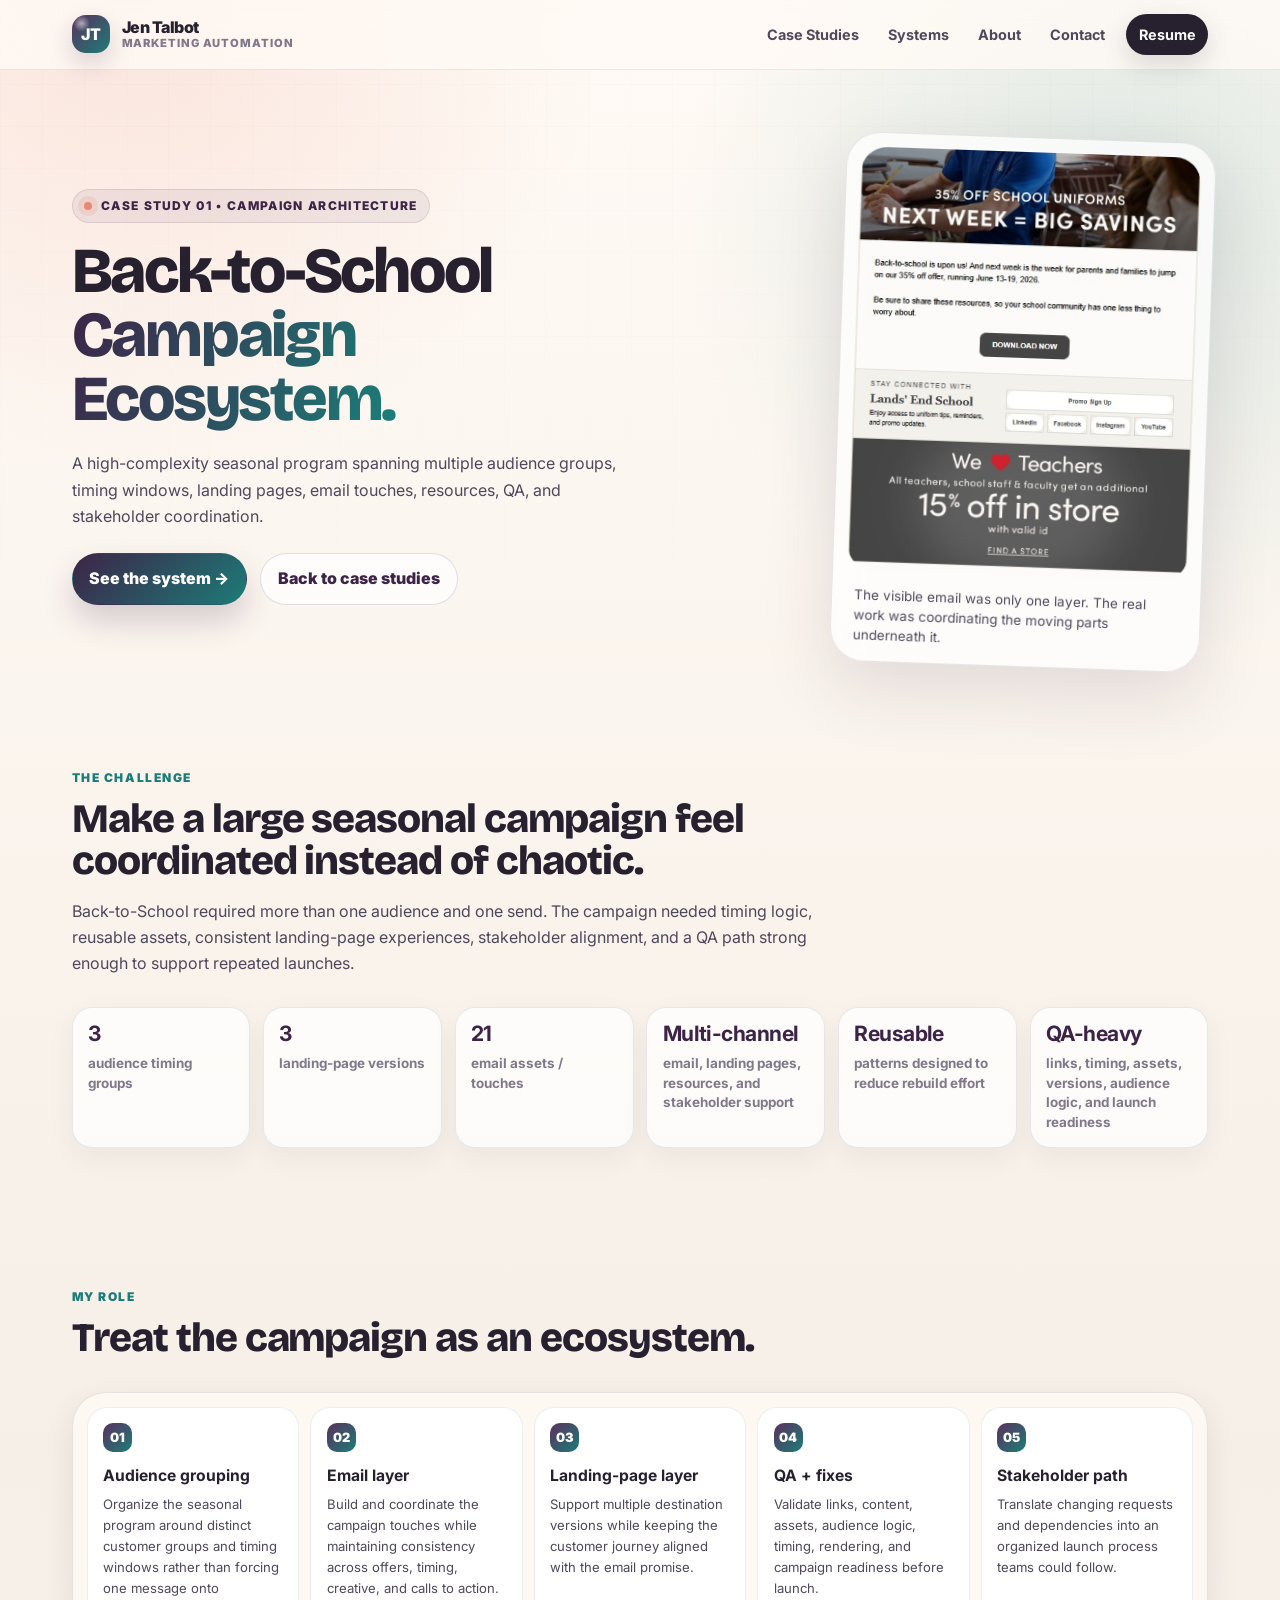
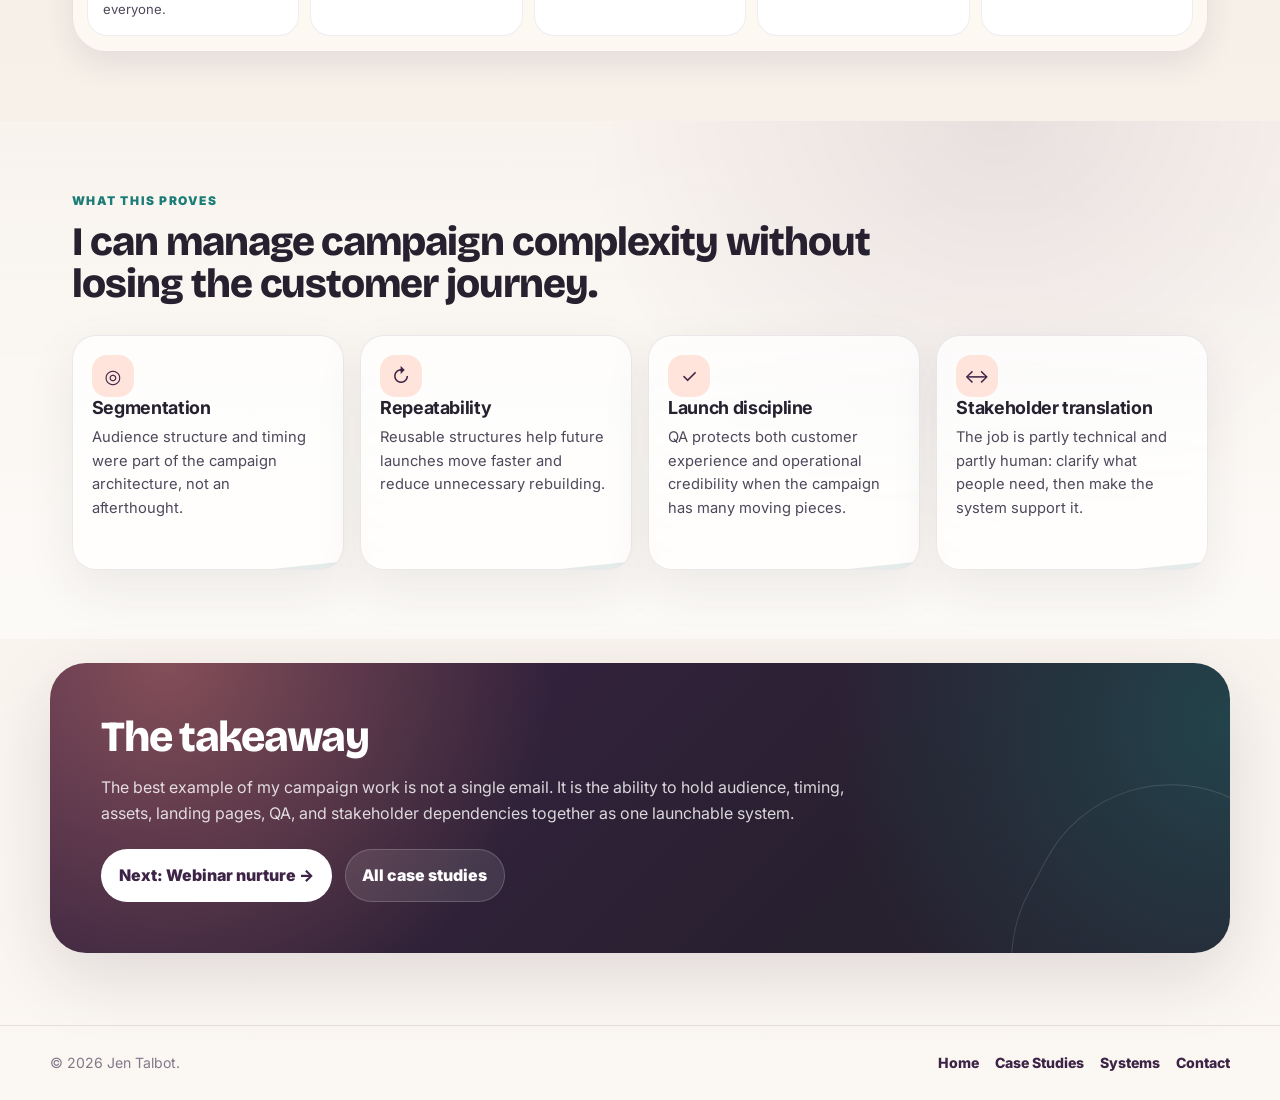
<file: case-study-back-to-school.html>
<!DOCTYPE html>
<html lang="en">
<head>
  <meta charset="UTF-8" />
  <meta name="viewport" content="width=device-width, initial-scale=1.0" />
  <meta name="description" content="Back-to-School campaign ecosystem case study by Jen Talbot." />
  <title>Back-to-School Campaign Ecosystem | Jen Talbot</title>
  <link rel="preconnect" href="https://fonts.googleapis.com"><link rel="preconnect" href="https://fonts.gstatic.com" crossorigin>
  <link href="https://fonts.googleapis.com/css2?family=Fraunces:opsz,wght@9..144,650;9..144,800&family=Inter:wght@400;600;700;800;900&display=swap" rel="stylesheet"><link rel="stylesheet" href="style.css" />
</head>
<body>
<a class="skip-link" href="#main">Skip to content</a>
<header class="site-nav" aria-label="Primary navigation"><div class="nav-inner"><a class="brand" href="index.html"><span class="brand-mark">JT</span><span class="brand-text"><span>Jen Talbot</span><span>Marketing Automation</span></span></a><button class="nav-toggle" type="button" aria-expanded="false" aria-controls="nav-links">Menu</button><nav class="nav-links" id="nav-links"><a href="work.html">Case Studies</a><a href="systems.html">Systems</a><a href="about.html">About</a><a href="contact.html">Contact</a><a class="nav-cta" href="Jen Talbot Professional Resume.pdf">Resume</a></nav></div></header>
<main id="main">
<section class="hero"><div class="hero-grid"><div class="hero-content reveal"><span class="eyebrow">case study 01 • campaign architecture</span><h1>Back-to-School <span class="gradient-text">Campaign Ecosystem.</span></h1><p class="hero-copy">A high-complexity seasonal program spanning multiple audience groups, timing windows, landing pages, email touches, resources, QA, and stakeholder coordination.</p><div class="hero-actions"><a class="button primary" href="#story">See the system →</a><a class="button secondary" href="work.html">Back to case studies</a></div></div><div class="hero-media reveal"><div class="portrait-card"><div class="portrait-frame"><img src="assets/images/work-bts-email.jpg" alt="Back-to-School campaign preview" /></div><p class="portrait-caption">The visible email was only one layer. The real work was coordinating the moving parts underneath it.</p></div></div></div></section>

<section class="proof" id="story"><div class="section-wrap"><p class="section-kicker">The challenge</p><h2 class="section-title">Make a large seasonal campaign feel coordinated instead of chaotic.</h2><p class="section-copy">Back-to-School required more than one audience and one send. The campaign needed timing logic, reusable assets, consistent landing-page experiences, stakeholder alignment, and a QA path strong enough to support repeated launches.</p><div class="cred-grid reveal"><div class="cred-card"><strong>3</strong><span>audience timing groups</span></div><div class="cred-card"><strong>3</strong><span>landing-page versions</span></div><div class="cred-card"><strong>21</strong><span>email assets / touches</span></div><div class="cred-card"><strong>Multi-channel</strong><span>email, landing pages, resources, and stakeholder support</span></div><div class="cred-card"><strong>Reusable</strong><span>patterns designed to reduce rebuild effort</span></div><div class="cred-card"><strong>QA-heavy</strong><span>links, timing, assets, versions, audience logic, and launch readiness</span></div></div></div></section>

<section aria-labelledby="system-title"><div class="section-wrap"><p class="section-kicker">My role</p><h2 class="section-title" id="system-title">Treat the campaign as an ecosystem.</h2><div class="flow reveal"><div class="flow-grid"><div class="flow-step"><div class="flow-num">01</div><h3>Audience grouping</h3><p>Organize the seasonal program around distinct customer groups and timing windows rather than forcing one message onto everyone.</p></div><div class="flow-step"><div class="flow-num">02</div><h3>Email layer</h3><p>Build and coordinate the campaign touches while maintaining consistency across offers, timing, creative, and calls to action.</p></div><div class="flow-step"><div class="flow-num">03</div><h3>Landing-page layer</h3><p>Support multiple destination versions while keeping the customer journey aligned with the email promise.</p></div><div class="flow-step"><div class="flow-num">04</div><h3>QA + fixes</h3><p>Validate links, content, assets, audience logic, timing, rendering, and campaign readiness before launch.</p></div><div class="flow-step"><div class="flow-num">05</div><h3>Stakeholder path</h3><p>Translate changing requests and dependencies into an organized launch process teams could follow.</p></div></div></div></div></section>

<section class="explore" aria-labelledby="proof-value"><div class="section-wrap"><p class="section-kicker">What this proves</p><h2 class="section-title" id="proof-value">I can manage campaign complexity without losing the customer journey.</h2><div class="explore-grid reveal"><article class="explore-card"><div><div class="card-icon">◎</div><h3>Segmentation</h3><p>Audience structure and timing were part of the campaign architecture, not an afterthought.</p></div></article><article class="explore-card"><div><div class="card-icon">↻</div><h3>Repeatability</h3><p>Reusable structures help future launches move faster and reduce unnecessary rebuilding.</p></div></article><article class="explore-card"><div><div class="card-icon">✓</div><h3>Launch discipline</h3><p>QA protects both customer experience and operational credibility when the campaign has many moving pieces.</p></div></article><article class="explore-card"><div><div class="card-icon">↔</div><h3>Stakeholder translation</h3><p>The job is partly technical and partly human: clarify what people need, then make the system support it.</p></div></article></div></div></section>

<section class="cta"><div class="cta-card reveal"><h2>The takeaway</h2><p>The best example of my campaign work is not a single email. It is the ability to hold audience, timing, assets, landing pages, QA, and stakeholder dependencies together as one launchable system.</p><div class="cta-row"><a class="button primary" href="case-study-webinar-nurture.html">Next: Webinar nurture →</a><a class="button secondary" href="work.html">All case studies</a></div></div></section>
</main>
<footer class="site-footer"><div class="footer-inner"><p>© <span id="year"></span> Jen Talbot.</p><div class="footer-links"><a href="index.html">Home</a><a href="work.html">Case Studies</a><a href="systems.html">Systems</a><a href="contact.html">Contact</a></div></div></footer>
<script>const n=document.querySelector('.nav-toggle'),l=document.querySelector('.nav-links');n?.addEventListener('click',()=>{const o=l.classList.toggle('is-open');n.setAttribute('aria-expanded',String(o))});const ob=new IntersectionObserver(e=>e.forEach(x=>{if(x.isIntersecting)x.target.classList.add('is-visible')}),{threshold:.14});document.querySelectorAll('.reveal').forEach(el=>ob.observe(el));document.getElementById('year').textContent=new Date().getFullYear();</script>
</body></html>
</file>
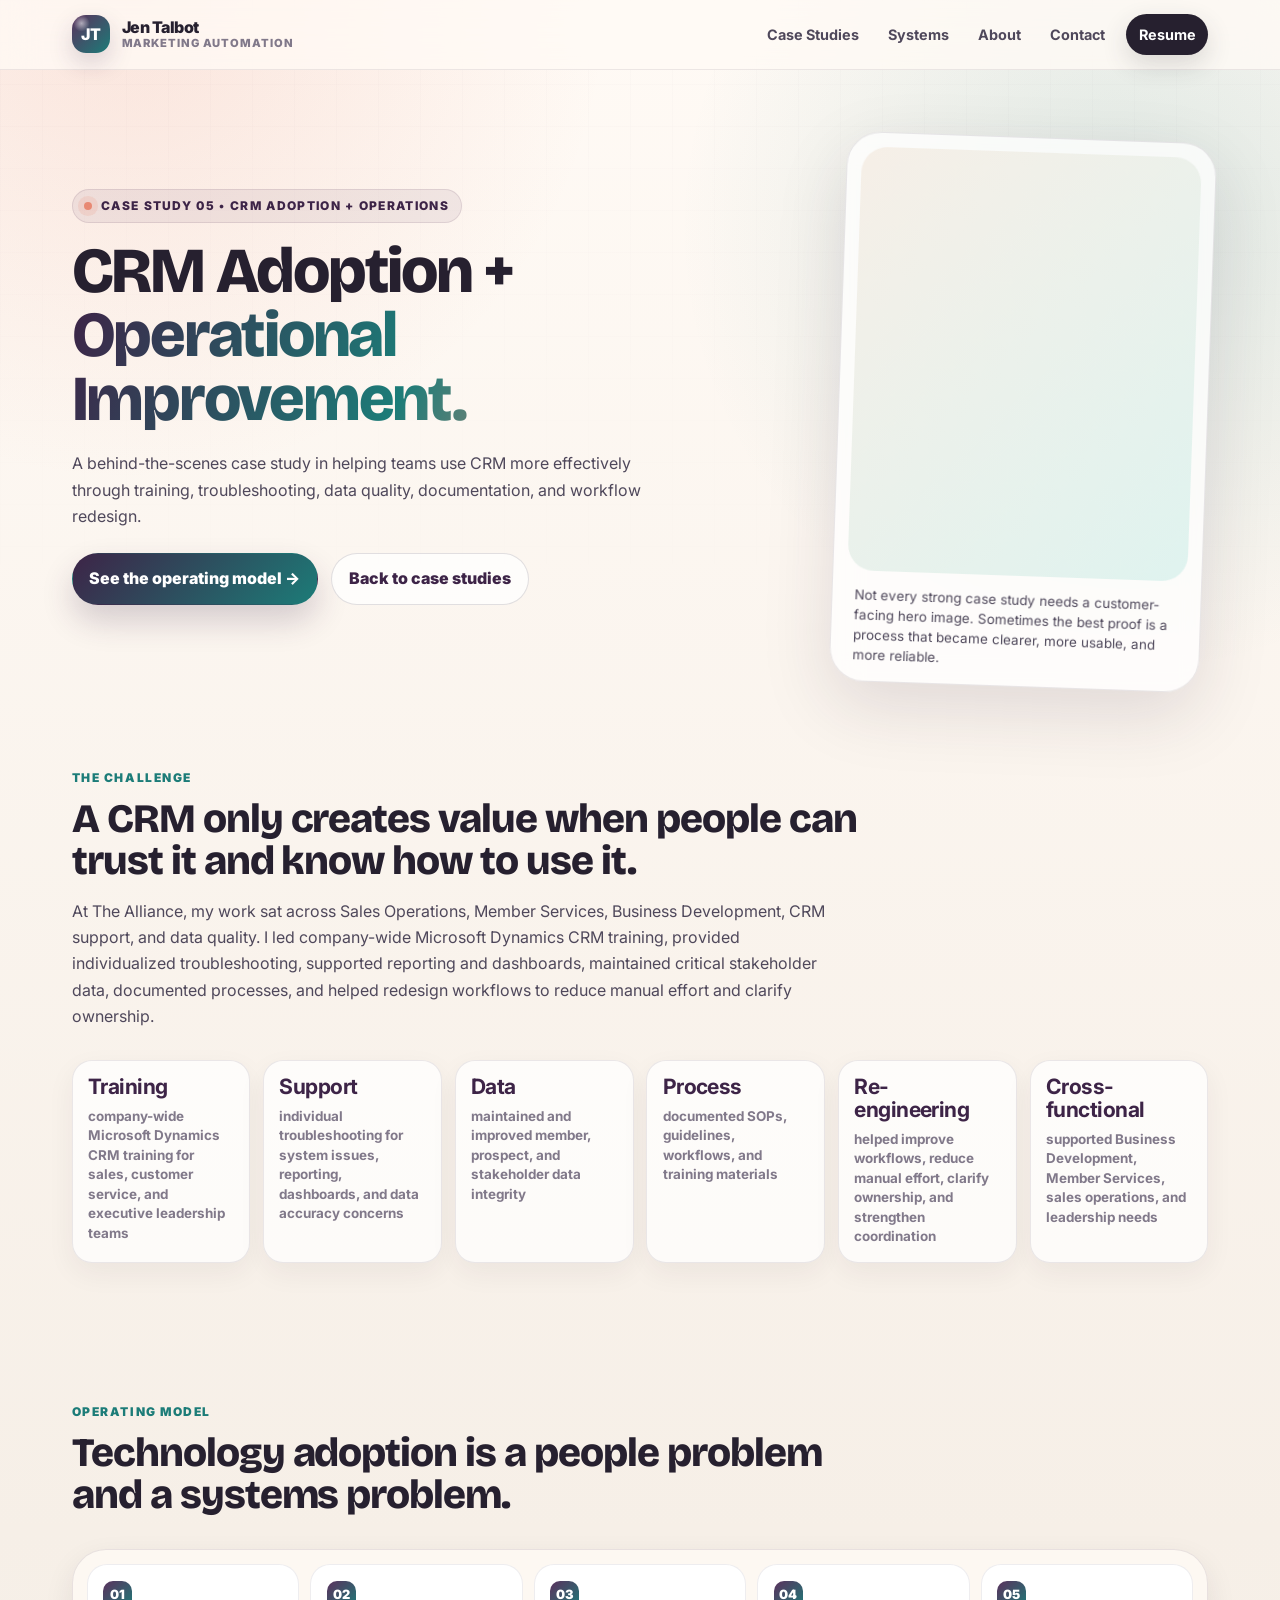
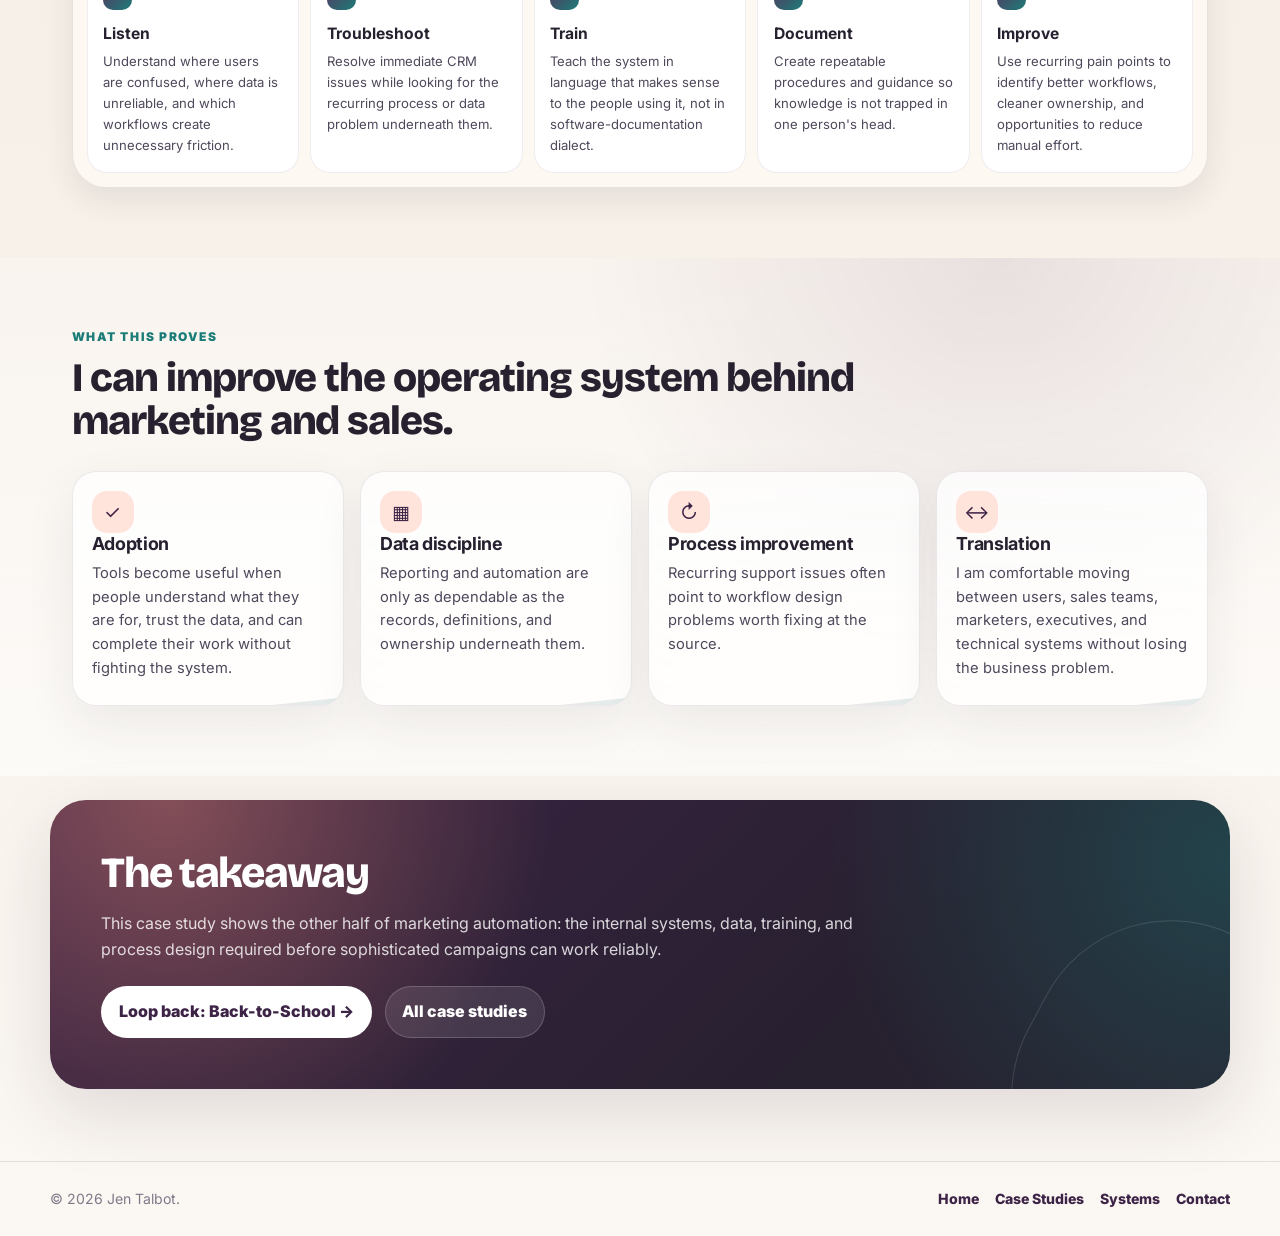
<file: case-study-crm-operations.html>
<!DOCTYPE html>
<html lang="en">
<head>
  <meta charset="UTF-8" />
  <meta name="viewport" content="width=device-width, initial-scale=1.0" />
  <meta name="description" content="CRM adoption and operational improvement case study by Jen Talbot." />
  <title>CRM Adoption + Operational Improvement | Jen Talbot</title>
  <link rel="preconnect" href="https://fonts.googleapis.com"><link rel="preconnect" href="https://fonts.gstatic.com" crossorigin>
  <link href="https://fonts.googleapis.com/css2?family=Fraunces:opsz,wght@9..144,650;9..144,800&family=Inter:wght@400;600;700;800;900&display=swap" rel="stylesheet"><link rel="stylesheet" href="style.css" />
</head>
<body>
<a class="skip-link" href="#main">Skip to content</a>
<header class="site-nav" aria-label="Primary navigation"><div class="nav-inner"><a class="brand" href="index.html"><span class="brand-mark">JT</span><span class="brand-text"><span>Jen Talbot</span><span>Marketing Automation</span></span></a><button class="nav-toggle" type="button" aria-expanded="false" aria-controls="nav-links">Menu</button><nav class="nav-links" id="nav-links"><a href="work.html">Case Studies</a><a href="systems.html">Systems</a><a href="about.html">About</a><a href="contact.html">Contact</a><a class="nav-cta" href="Jen Talbot Professional Resume.pdf">Resume</a></nav></div></header>
<main id="main">
<section class="hero"><div class="hero-grid"><div class="hero-content reveal"><span class="eyebrow">case study 05 • CRM adoption + operations</span><h1>CRM Adoption + <span class="gradient-text">Operational Improvement.</span></h1><p class="hero-copy">A behind-the-scenes case study in helping teams use CRM more effectively through training, troubleshooting, data quality, documentation, and workflow redesign.</p><div class="hero-actions"><a class="button primary" href="#story">See the operating model →</a><a class="button secondary" href="work.html">Back to case studies</a></div></div><div class="hero-media reveal"><div class="portrait-card"><div class="portrait-frame"></div><p class="portrait-caption">Not every strong case study needs a customer-facing hero image. Sometimes the best proof is a process that became clearer, more usable, and more reliable.</p></div></div></div></section>

<section class="proof" id="story"><div class="section-wrap"><p class="section-kicker">The challenge</p><h2 class="section-title">A CRM only creates value when people can trust it and know how to use it.</h2><p class="section-copy">At The Alliance, my work sat across Sales Operations, Member Services, Business Development, CRM support, and data quality. I led company-wide Microsoft Dynamics CRM training, provided individualized troubleshooting, supported reporting and dashboards, maintained critical stakeholder data, documented processes, and helped redesign workflows to reduce manual effort and clarify ownership.</p><div class="cred-grid reveal"><div class="cred-card"><strong>Training</strong><span>company-wide Microsoft Dynamics CRM training for sales, customer service, and executive leadership teams</span></div><div class="cred-card"><strong>Support</strong><span>individual troubleshooting for system issues, reporting, dashboards, and data accuracy concerns</span></div><div class="cred-card"><strong>Data</strong><span>maintained and improved member, prospect, and stakeholder data integrity</span></div><div class="cred-card"><strong>Process</strong><span>documented SOPs, guidelines, workflows, and training materials</span></div><div class="cred-card"><strong>Re-engineering</strong><span>helped improve workflows, reduce manual effort, clarify ownership, and strengthen coordination</span></div><div class="cred-card"><strong>Cross-functional</strong><span>supported Business Development, Member Services, sales operations, and leadership needs</span></div></div></div></section>

<section aria-labelledby="system-title"><div class="section-wrap"><p class="section-kicker">Operating model</p><h2 class="section-title" id="system-title">Technology adoption is a people problem and a systems problem.</h2><div class="flow reveal"><div class="flow-grid"><div class="flow-step"><div class="flow-num">01</div><h3>Listen</h3><p>Understand where users are confused, where data is unreliable, and which workflows create unnecessary friction.</p></div><div class="flow-step"><div class="flow-num">02</div><h3>Troubleshoot</h3><p>Resolve immediate CRM issues while looking for the recurring process or data problem underneath them.</p></div><div class="flow-step"><div class="flow-num">03</div><h3>Train</h3><p>Teach the system in language that makes sense to the people using it, not in software-documentation dialect.</p></div><div class="flow-step"><div class="flow-num">04</div><h3>Document</h3><p>Create repeatable procedures and guidance so knowledge is not trapped in one person's head.</p></div><div class="flow-step"><div class="flow-num">05</div><h3>Improve</h3><p>Use recurring pain points to identify better workflows, cleaner ownership, and opportunities to reduce manual effort.</p></div></div></div></div></section>

<section class="explore" aria-labelledby="proof-value"><div class="section-wrap"><p class="section-kicker">What this proves</p><h2 class="section-title" id="proof-value">I can improve the operating system behind marketing and sales.</h2><div class="explore-grid reveal"><article class="explore-card"><div><div class="card-icon">✓</div><h3>Adoption</h3><p>Tools become useful when people understand what they are for, trust the data, and can complete their work without fighting the system.</p></div></article><article class="explore-card"><div><div class="card-icon">▦</div><h3>Data discipline</h3><p>Reporting and automation are only as dependable as the records, definitions, and ownership underneath them.</p></div></article><article class="explore-card"><div><div class="card-icon">↻</div><h3>Process improvement</h3><p>Recurring support issues often point to workflow design problems worth fixing at the source.</p></div></article><article class="explore-card"><div><div class="card-icon">↔</div><h3>Translation</h3><p>I am comfortable moving between users, sales teams, marketers, executives, and technical systems without losing the business problem.</p></div></article></div></div></section>

<section class="cta"><div class="cta-card reveal"><h2>The takeaway</h2><p>This case study shows the other half of marketing automation: the internal systems, data, training, and process design required before sophisticated campaigns can work reliably.</p><div class="cta-row"><a class="button primary" href="case-study-back-to-school.html">Loop back: Back-to-School →</a><a class="button secondary" href="work.html">All case studies</a></div></div></section>
</main>
<footer class="site-footer"><div class="footer-inner"><p>© <span id="year"></span> Jen Talbot.</p><div class="footer-links"><a href="index.html">Home</a><a href="work.html">Case Studies</a><a href="systems.html">Systems</a><a href="contact.html">Contact</a></div></div></footer>
<script>const n=document.querySelector('.nav-toggle'),l=document.querySelector('.nav-links');n?.addEventListener('click',()=>{const o=l.classList.toggle('is-open');n.setAttribute('aria-expanded',String(o))});const ob=new IntersectionObserver(e=>e.forEach(x=>{if(x.isIntersecting)x.target.classList.add('is-visible')}),{threshold:.14});document.querySelectorAll('.reveal').forEach(el=>ob.observe(el));document.getElementById('year').textContent=new Date().getFullYear();</script>
</body></html>
</file>
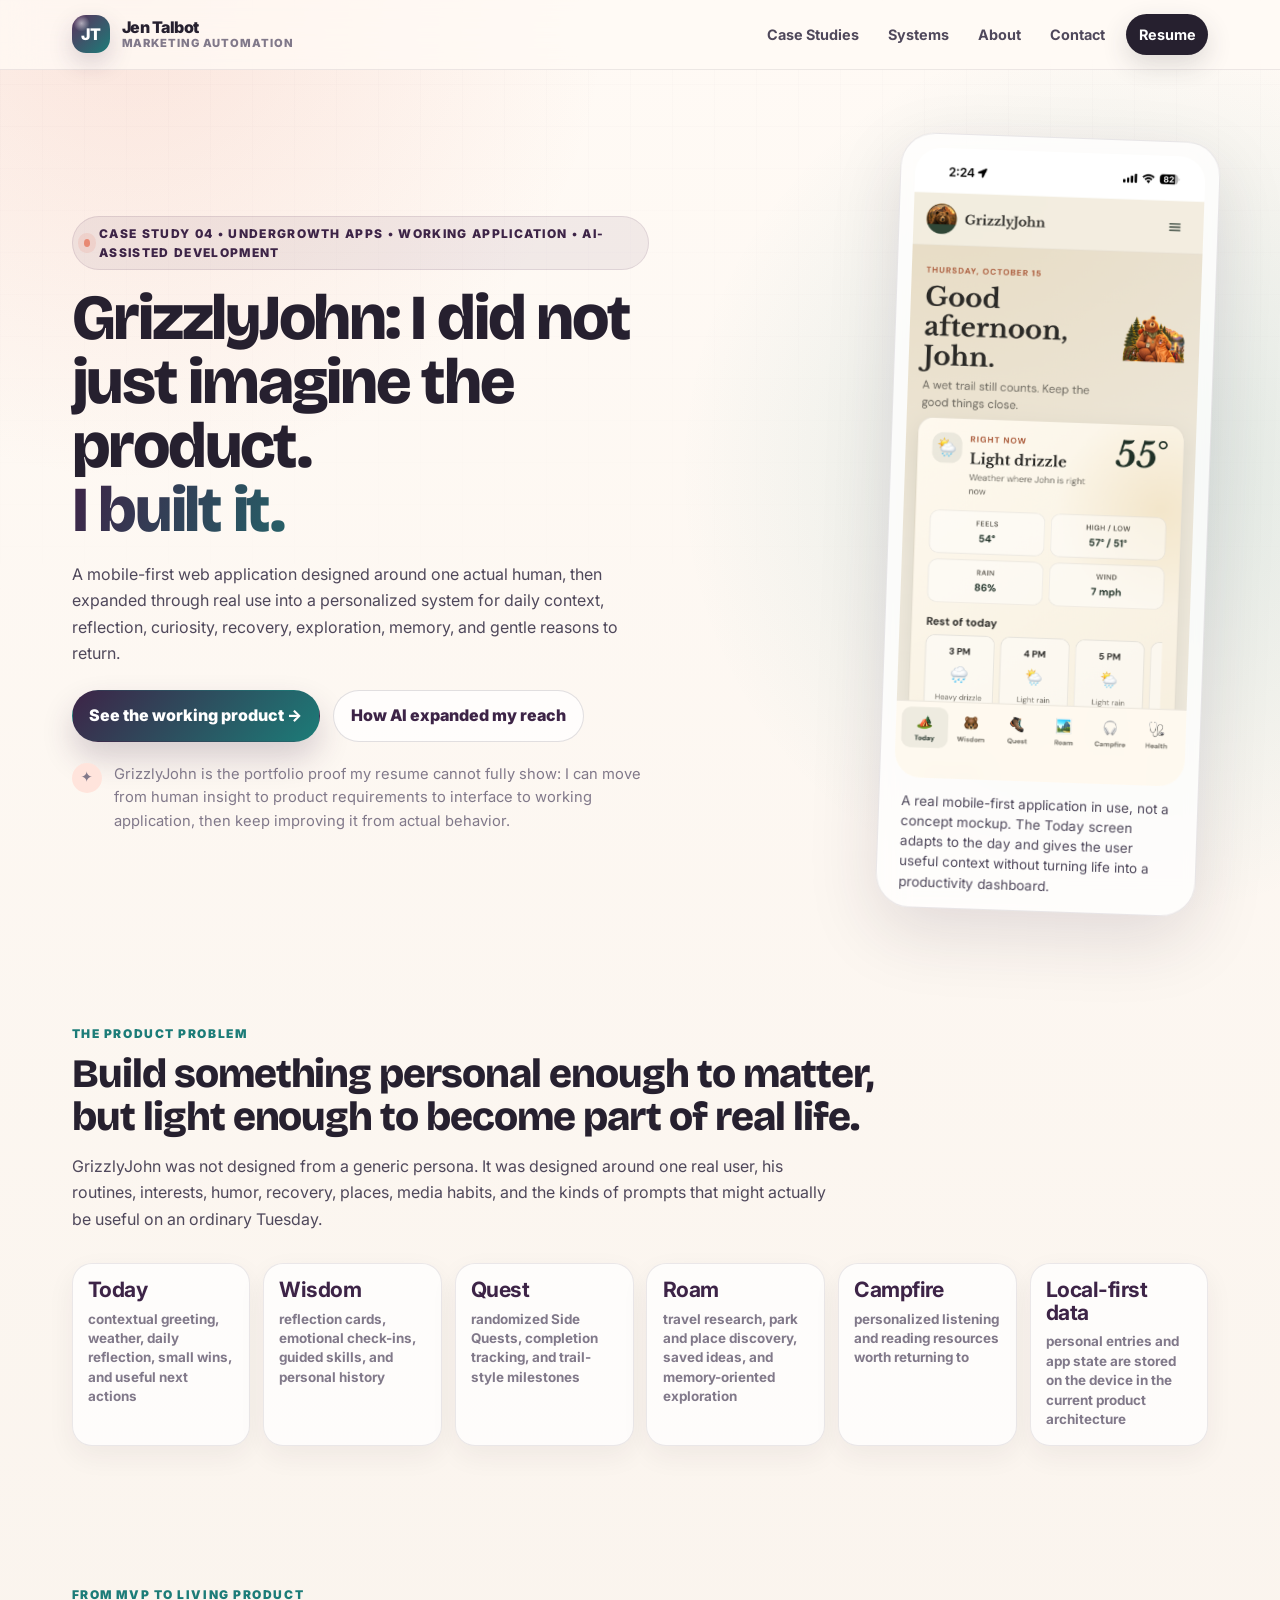
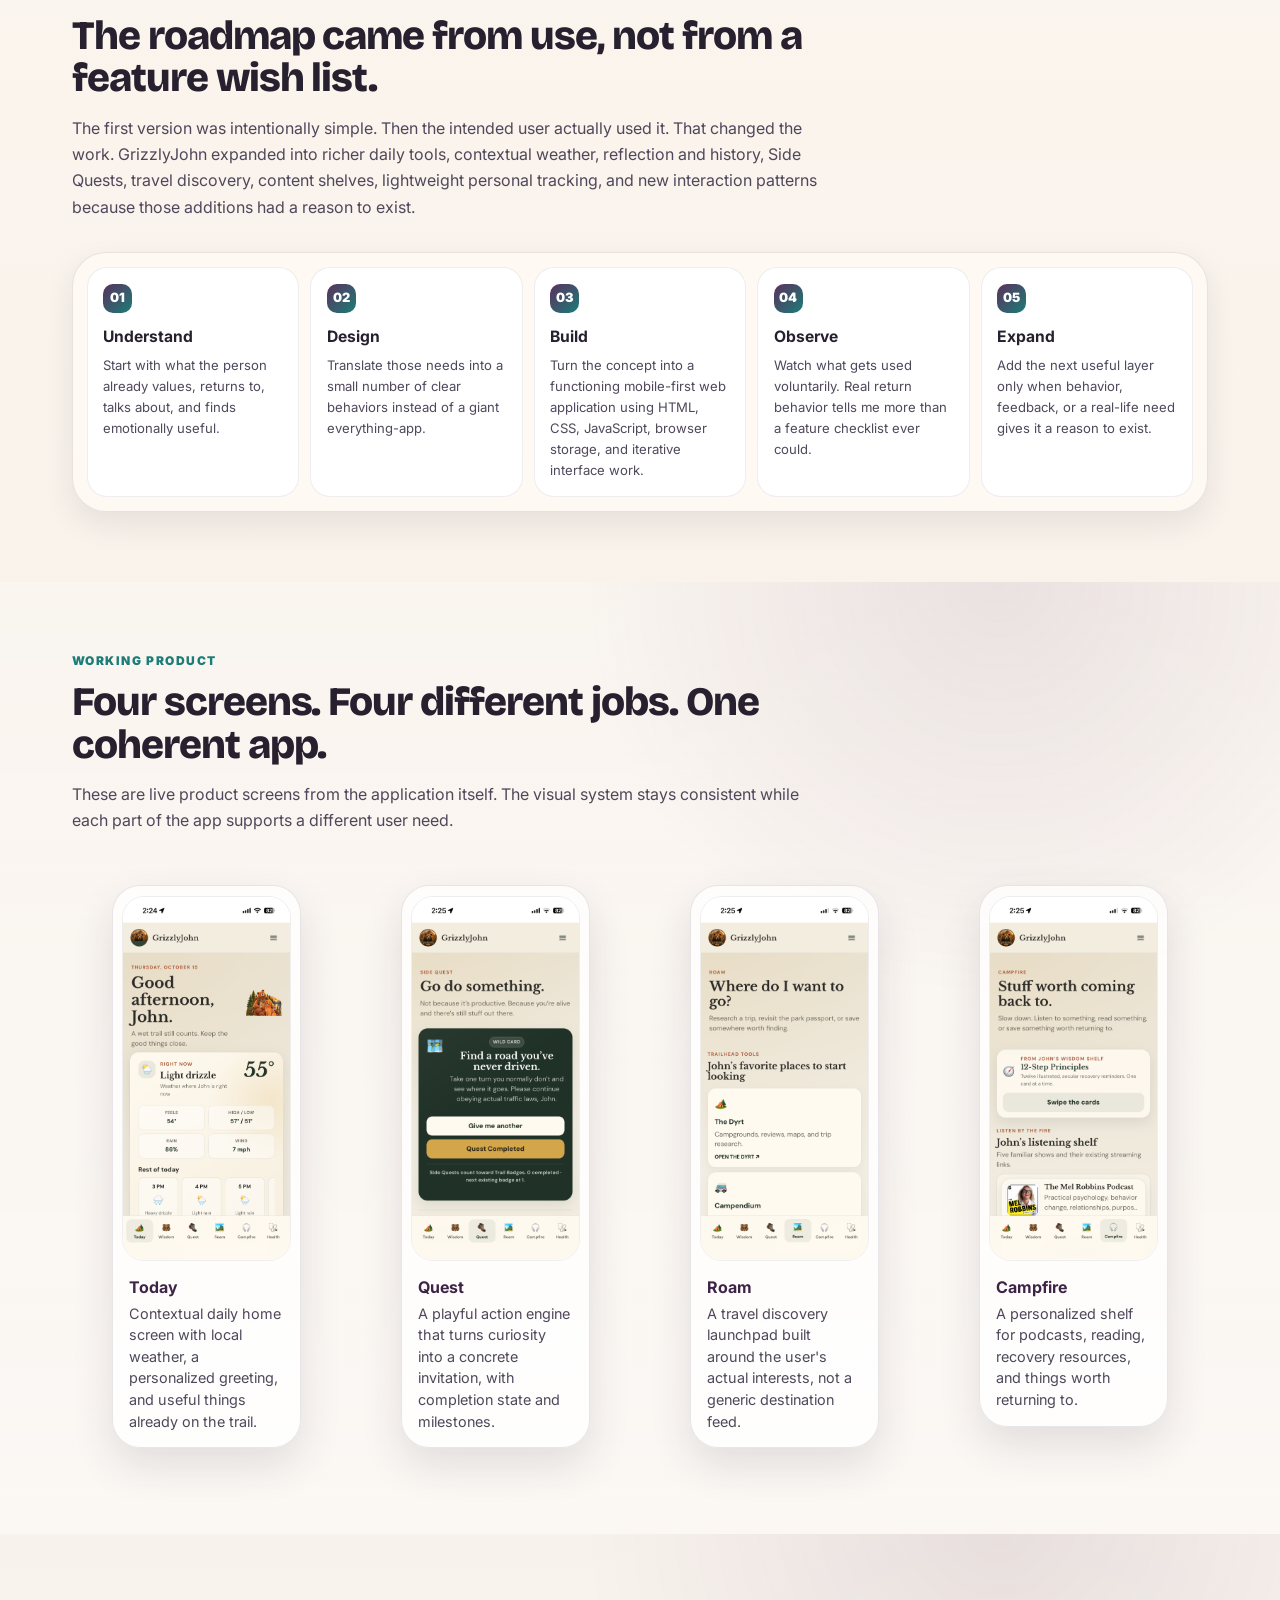
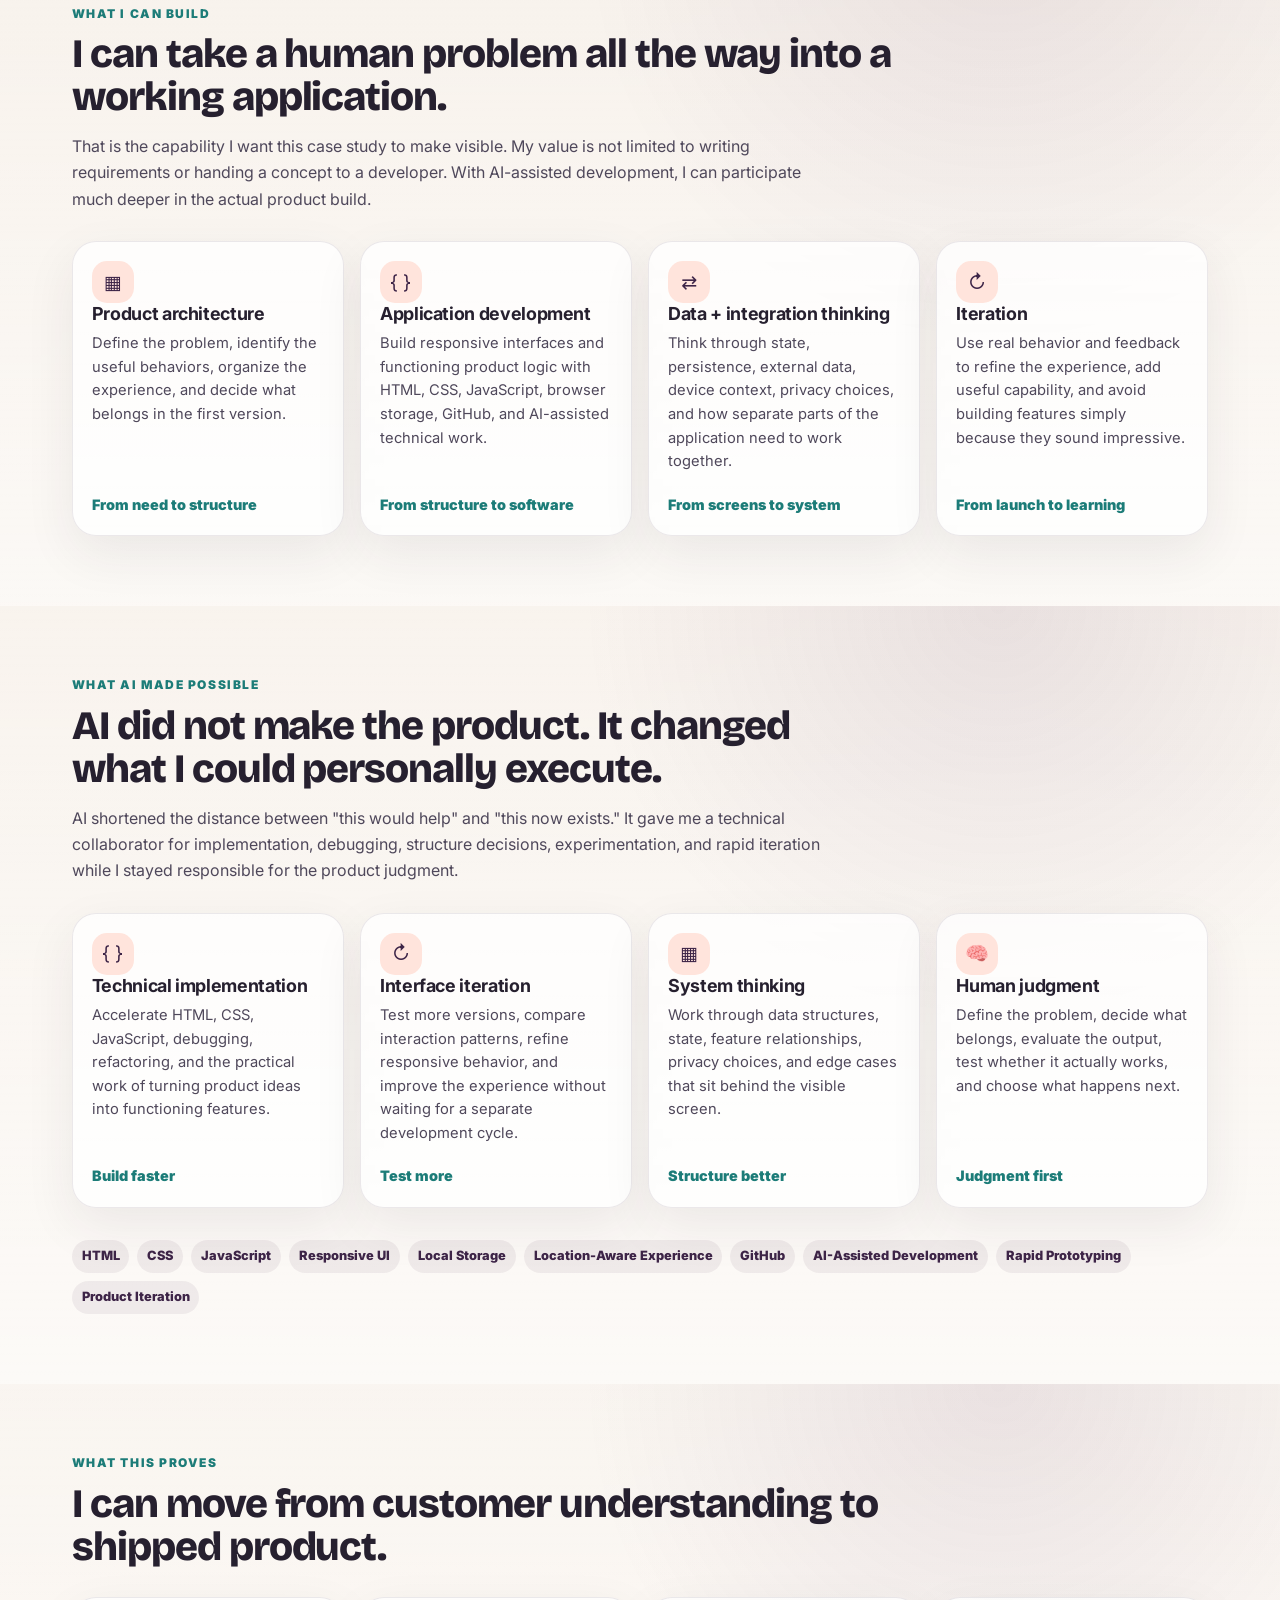
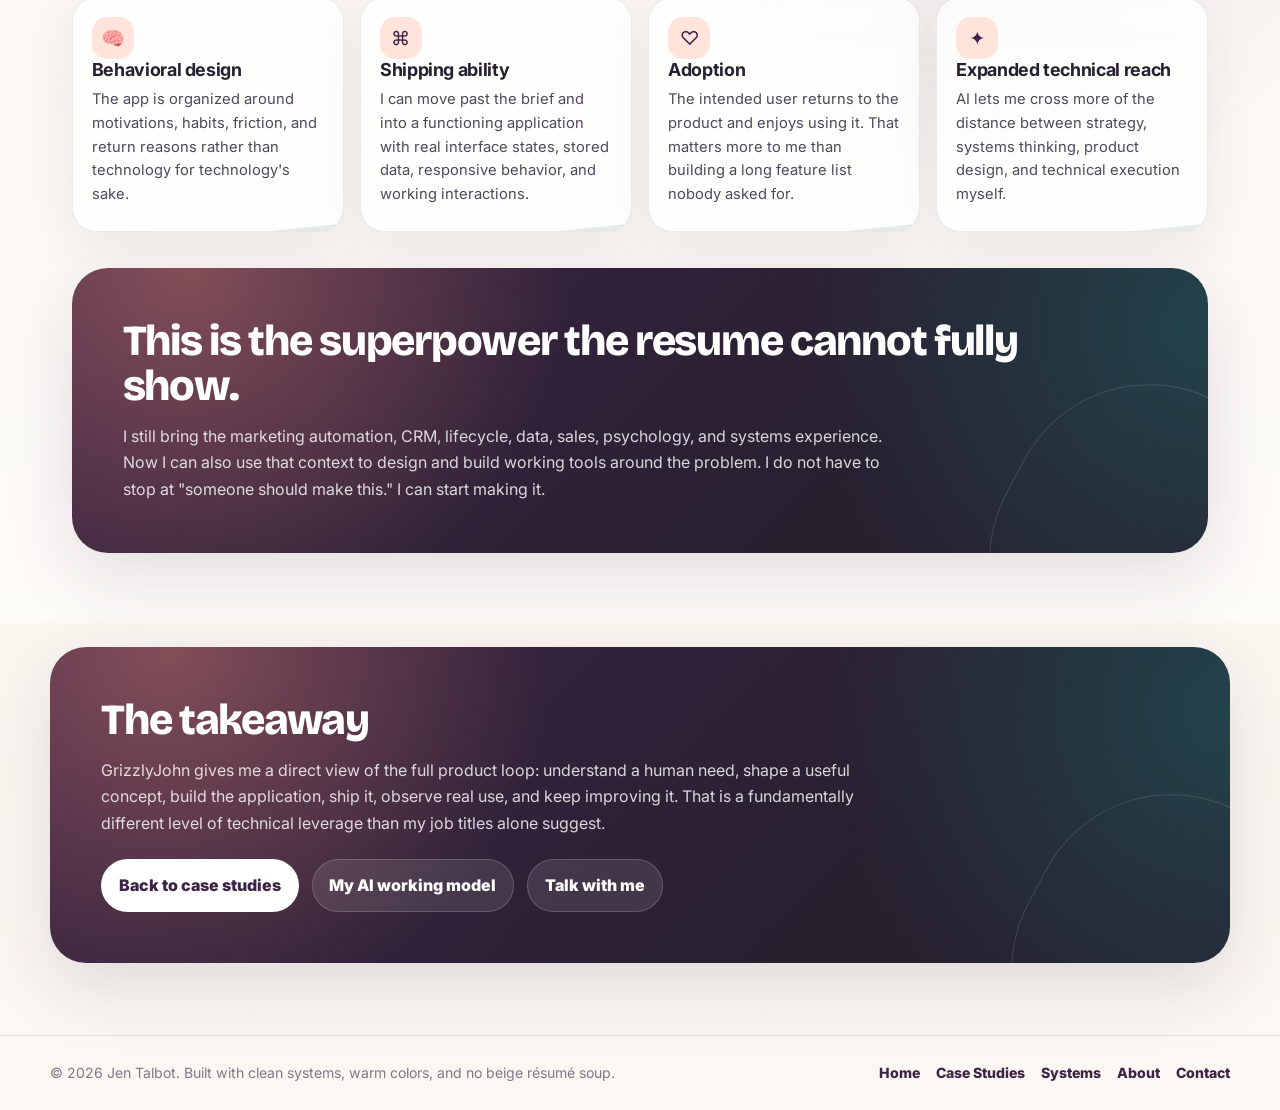
<file: case-study-grizzlyjohn.html>
<!DOCTYPE html>
<html lang="en">
<head>
  <meta charset="UTF-8" />
  <meta name="viewport" content="width=device-width, initial-scale=1.0" />
  <meta name="description" content="GrizzlyJohn product case study from Jen Talbot and Undergrowth Apps, showing human-centered product design, working application development, AI-assisted technical execution, and real-user iteration." />
  <title>GrizzlyJohn App Case Study | Jen Talbot</title>
  <link rel="preconnect" href="https://fonts.googleapis.com">
  <link rel="preconnect" href="https://fonts.gstatic.com" crossorigin>
  <link href="https://fonts.googleapis.com/css2?family=Fraunces:opsz,wght@9..144,650;9..144,800&family=Inter:wght@400;600;700;800;900&display=swap" rel="stylesheet">
  <link rel="stylesheet" href="style.css" />
  <style>
    .app-screen-frame {
      aspect-ratio: 941 / 2048;
      background: #f5efe4;
    }

    .app-screen-frame img {
      width: 100%;
      height: 100%;
      object-fit: cover;
    }

    .app-gallery {
      display: grid;
      grid-template-columns: repeat(4, minmax(0, 1fr));
      gap: 1.2rem;
      margin-top: 2.25rem;
      align-items: start;
    }

    .app-shot {
      padding: 0.6rem;
      border-radius: 28px;
      background: rgba(255,255,255,0.76);
      border: 1px solid rgba(73,61,84,0.13);
      box-shadow: 0 18px 42px rgba(46,33,53,0.12);
    }

    .app-shot img {
      width: 100%;
      border-radius: 22px;
      border: 1px solid rgba(73,61,84,0.08);
    }

    .app-shot figcaption {
      padding: 0.9rem 0.45rem 0.35rem;
      color: var(--ink-soft);
      font-size: 0.9rem;
      line-height: 1.5;
    }

    .app-shot figcaption strong {
      display: block;
      margin-bottom: 0.22rem;
      font-size: 1rem;
    }

    .builder-callout {
      margin-top: 2.25rem;
    }

    /* The phone screenshot is much taller than a normal portrait image.
       Keep the hero card in normal document flow so it cannot spill into
       the product-problem section below it. */
    .grizzly-hero .hero-media {
      min-height: 0;
      display: flex;
      align-items: center;
      justify-content: flex-end;
    }

    .grizzly-hero .portrait-card {
      position: relative;
      top: auto;
      right: auto;
      width: min(72%, 320px);
    }

    @media (max-width: 1060px) {
      .grizzly-hero .hero-media {
        min-height: 0;
        justify-content: center;
        margin-top: 1.5rem;
      }

      .grizzly-hero .portrait-card {
        width: min(70vw, 320px);
      }
    }

    @media (max-width: 900px) {
      .app-gallery {
        grid-template-columns: repeat(2, minmax(0, 1fr));
      }
    }

    @media (max-width: 760px) {
      .grizzly-hero .portrait-card {
        width: min(82vw, 320px);
        margin: 1rem auto 0;
      }
    }

    @media (max-width: 560px) {
      .app-gallery {
        gap: 0.75rem;
      }

      .app-shot {
        padding: 0.35rem;
        border-radius: 20px;
      }

      .app-shot img {
        border-radius: 16px;
      }

      .app-shot figcaption {
        font-size: 0.78rem;
      }
    }
  </style>
</head>
<body>
<a class="skip-link" href="#main">Skip to content</a>
<header class="site-nav" aria-label="Primary navigation">
  <div class="nav-inner">
    <a class="brand" href="index.html" aria-label="Jen Talbot home"><span class="brand-mark" aria-hidden="true">JT</span><span class="brand-text"><span>Jen Talbot</span><span>Marketing Automation</span></span></a>
    <button class="nav-toggle" type="button" aria-expanded="false" aria-controls="nav-links">Menu</button>
    <nav class="nav-links" id="nav-links"><a href="work.html">Case Studies</a><a href="systems.html">Systems</a><a href="about.html">About</a><a href="contact.html">Contact</a><a class="nav-cta" href="Jen Talbot Professional Resume.pdf">Resume</a></nav>
  </div>
</header>

<main id="main">
  <section class="hero grizzly-hero">
    <div class="hero-grid">
      <div class="hero-content reveal">
        <span class="eyebrow">case study 04 • Undergrowth Apps • working application • AI-assisted development</span>
        <h1>GrizzlyJohn: I did not just imagine the product. <span class="gradient-text">I built it.</span></h1>
        <p class="hero-copy">A mobile-first web application designed around one actual human, then expanded through real use into a personalized system for daily context, reflection, curiosity, recovery, exploration, memory, and gentle reasons to return.</p>
        <div class="hero-actions"><a class="button primary" href="#product">See the working product →</a><a class="button secondary" href="#ai-build">How AI expanded my reach</a></div>
        <div class="hero-note"><span class="spark">✦</span><p>GrizzlyJohn is the portfolio proof my resume cannot fully show: I can move from human insight to product requirements to interface to working application, then keep improving it from actual behavior.</p></div>
      </div>
      <div class="hero-media reveal" aria-label="GrizzlyJohn app home screen">
        <div class="portrait-card">
          <div class="portrait-frame app-screen-frame"><img src="assets/images/grizzlyjohn-today.png" alt="GrizzlyJohn mobile app Today screen with greeting and weather" /></div>
          <p class="portrait-caption">A real mobile-first application in use, not a concept mockup. The Today screen adapts to the day and gives the user useful context without turning life into a productivity dashboard.</p>
        </div>
      </div>
    </div>
  </section>

  <section class="proof" id="product" aria-labelledby="problem-title">
    <div class="section-wrap">
      <p class="section-kicker">The product problem</p>
      <h2 class="section-title" id="problem-title">Build something personal enough to matter, but light enough to become part of real life.</h2>
      <p class="section-copy">GrizzlyJohn was not designed from a generic persona. It was designed around one real user, his routines, interests, humor, recovery, places, media habits, and the kinds of prompts that might actually be useful on an ordinary Tuesday.</p>
      <div class="cred-grid reveal">
        <div class="cred-card"><strong>Today</strong><span>contextual greeting, weather, daily reflection, small wins, and useful next actions</span></div>
        <div class="cred-card"><strong>Wisdom</strong><span>reflection cards, emotional check-ins, guided skills, and personal history</span></div>
        <div class="cred-card"><strong>Quest</strong><span>randomized Side Quests, completion tracking, and trail-style milestones</span></div>
        <div class="cred-card"><strong>Roam</strong><span>travel research, park and place discovery, saved ideas, and memory-oriented exploration</span></div>
        <div class="cred-card"><strong>Campfire</strong><span>personalized listening and reading resources worth returning to</span></div>
        <div class="cred-card"><strong>Local-first data</strong><span>personal entries and app state are stored on the device in the current product architecture</span></div>
      </div>
    </div>
  </section>

  <section aria-labelledby="evolution-title">
    <div class="section-wrap">
      <p class="section-kicker">From MVP to living product</p>
      <h2 class="section-title" id="evolution-title">The roadmap came from use, not from a feature wish list.</h2>
      <p class="section-copy">The first version was intentionally simple. Then the intended user actually used it. That changed the work. GrizzlyJohn expanded into richer daily tools, contextual weather, reflection and history, Side Quests, travel discovery, content shelves, lightweight personal tracking, and new interaction patterns because those additions had a reason to exist.</p>

      <div class="flow reveal">
        <div class="flow-grid">
          <div class="flow-step"><div class="flow-num">01</div><h3>Understand</h3><p>Start with what the person already values, returns to, talks about, and finds emotionally useful.</p></div>
          <div class="flow-step"><div class="flow-num">02</div><h3>Design</h3><p>Translate those needs into a small number of clear behaviors instead of a giant everything-app.</p></div>
          <div class="flow-step"><div class="flow-num">03</div><h3>Build</h3><p>Turn the concept into a functioning mobile-first web application using HTML, CSS, JavaScript, browser storage, and iterative interface work.</p></div>
          <div class="flow-step"><div class="flow-num">04</div><h3>Observe</h3><p>Watch what gets used voluntarily. Real return behavior tells me more than a feature checklist ever could.</p></div>
          <div class="flow-step"><div class="flow-num">05</div><h3>Expand</h3><p>Add the next useful layer only when behavior, feedback, or a real-life need gives it a reason to exist.</p></div>
        </div>
      </div>
    </div>
  </section>

  <section class="explore" aria-labelledby="screens-title">
    <div class="section-wrap">
      <p class="section-kicker">Working product</p>
      <h2 class="section-title" id="screens-title">Four screens. Four different jobs. One coherent app.</h2>
      <p class="section-copy">These are live product screens from the application itself. The visual system stays consistent while each part of the app supports a different user need.</p>

      <div class="app-gallery reveal">
        <figure class="app-shot">
          <img src="assets/images/grizzlyjohn-today.png" alt="GrizzlyJohn Today screen showing a personalized greeting and weather" />
          <figcaption><strong>Today</strong>Contextual daily home screen with local weather, a personalized greeting, and useful things already on the trail.</figcaption>
        </figure>
        <figure class="app-shot">
          <img src="assets/images/grizzlyjohn-campfire.png" alt="GrizzlyJohn Quest screen showing a randomized side quest" />
          <figcaption><strong>Quest</strong>A playful action engine that turns curiosity into a concrete invitation, with completion state and milestones.</figcaption>
        </figure>
        <figure class="app-shot">
          <img src="assets/images/grizzlyjohn-roam.png" alt="GrizzlyJohn Roam screen showing travel and campground discovery tools" />
          <figcaption><strong>Roam</strong>A travel discovery launchpad built around the user's actual interests, not a generic destination feed.</figcaption>
        </figure>
        <figure class="app-shot">
          <img src="assets/images/grizzlyjohn-quest.png" alt="GrizzlyJohn Campfire screen showing personalized reading and listening resources" />
          <figcaption><strong>Campfire</strong>A personalized shelf for podcasts, reading, recovery resources, and things worth returning to.</figcaption>
        </figure>
      </div>
    </div>
  </section>

  <section class="explore" aria-labelledby="builder-title">
    <div class="section-wrap">
      <p class="section-kicker">What I can build</p>
      <h2 class="section-title" id="builder-title">I can take a human problem all the way into a working application.</h2>
      <p class="section-copy">That is the capability I want this case study to make visible. My value is not limited to writing requirements or handing a concept to a developer. With AI-assisted development, I can participate much deeper in the actual product build.</p>
      <div class="explore-grid reveal">
        <article class="explore-card"><div><div class="card-icon">▦</div><h3>Product architecture</h3><p>Define the problem, identify the useful behaviors, organize the experience, and decide what belongs in the first version.</p></div><span class="card-link">From need to structure</span></article>
        <article class="explore-card"><div><div class="card-icon">{ }</div><h3>Application development</h3><p>Build responsive interfaces and functioning product logic with HTML, CSS, JavaScript, browser storage, GitHub, and AI-assisted technical work.</p></div><span class="card-link">From structure to software</span></article>
        <article class="explore-card"><div><div class="card-icon">⇄</div><h3>Data + integration thinking</h3><p>Think through state, persistence, external data, device context, privacy choices, and how separate parts of the application need to work together.</p></div><span class="card-link">From screens to system</span></article>
        <article class="explore-card"><div><div class="card-icon">↻</div><h3>Iteration</h3><p>Use real behavior and feedback to refine the experience, add useful capability, and avoid building features simply because they sound impressive.</p></div><span class="card-link">From launch to learning</span></article>
      </div>
    </div>
  </section>

  <section class="explore" id="ai-build" aria-labelledby="ai-build-title">
    <div class="section-wrap">
      <p class="section-kicker">What AI made possible</p>
      <h2 class="section-title" id="ai-build-title">AI did not make the product. It changed what I could personally execute.</h2>
      <p class="section-copy">AI shortened the distance between "this would help" and "this now exists." It gave me a technical collaborator for implementation, debugging, structure decisions, experimentation, and rapid iteration while I stayed responsible for the product judgment.</p>
      <div class="explore-grid reveal">
        <article class="explore-card"><div><div class="card-icon">{ }</div><h3>Technical implementation</h3><p>Accelerate HTML, CSS, JavaScript, debugging, refactoring, and the practical work of turning product ideas into functioning features.</p></div><span class="card-link">Build faster</span></article>
        <article class="explore-card"><div><div class="card-icon">↻</div><h3>Interface iteration</h3><p>Test more versions, compare interaction patterns, refine responsive behavior, and improve the experience without waiting for a separate development cycle.</p></div><span class="card-link">Test more</span></article>
        <article class="explore-card"><div><div class="card-icon">▦</div><h3>System thinking</h3><p>Work through data structures, state, feature relationships, privacy choices, and edge cases that sit behind the visible screen.</p></div><span class="card-link">Structure better</span></article>
        <article class="explore-card"><div><div class="card-icon">🧠</div><h3>Human judgment</h3><p>Define the problem, decide what belongs, evaluate the output, test whether it actually works, and choose what happens next.</p></div><span class="card-link">Judgment first</span></article>
      </div>
      <div class="skills-panel reveal" aria-label="GrizzlyJohn build stack" style="margin-top:2rem;"><span>HTML</span><span>CSS</span><span>JavaScript</span><span>Responsive UI</span><span>Local Storage</span><span>Location-Aware Experience</span><span>GitHub</span><span>AI-Assisted Development</span><span>Rapid Prototyping</span><span>Product Iteration</span></div>
    </div>
  </section>

  <section class="explore" aria-labelledby="proof-value">
    <div class="section-wrap">
      <p class="section-kicker">What this proves</p>
      <h2 class="section-title" id="proof-value">I can move from customer understanding to shipped product.</h2>
      <div class="explore-grid reveal">
        <article class="explore-card"><div><div class="card-icon">🧠</div><h3>Behavioral design</h3><p>The app is organized around motivations, habits, friction, and return reasons rather than technology for technology's sake.</p></div></article>
        <article class="explore-card"><div><div class="card-icon">⌘</div><h3>Shipping ability</h3><p>I can move past the brief and into a functioning application with real interface states, stored data, responsive behavior, and working interactions.</p></div></article>
        <article class="explore-card"><div><div class="card-icon">♡</div><h3>Adoption</h3><p>The intended user returns to the product and enjoys using it. That matters more to me than building a long feature list nobody asked for.</p></div></article>
        <article class="explore-card"><div><div class="card-icon">✦</div><h3>Expanded technical reach</h3><p>AI lets me cross more of the distance between strategy, systems thinking, product design, and technical execution myself.</p></div></article>
      </div>

      <div class="cta-card reveal builder-callout">
        <h2>This is the superpower the resume cannot fully show.</h2>
        <p>I still bring the marketing automation, CRM, lifecycle, data, sales, psychology, and systems experience. Now I can also use that context to design and build working tools around the problem. I do not have to stop at "someone should make this." I can start making it.</p>
      </div>
    </div>
  </section>

  <section class="cta">
    <div class="cta-card reveal">
      <h2>The takeaway</h2>
      <p>GrizzlyJohn gives me a direct view of the full product loop: understand a human need, shape a useful concept, build the application, ship it, observe real use, and keep improving it. That is a fundamentally different level of technical leverage than my job titles alone suggest.</p>
      <div class="cta-row"><a class="button primary" href="work.html">Back to case studies</a><a class="button secondary" href="systems.html#ai-force-multiplier">My AI working model</a><a class="button secondary" href="contact.html">Talk with me</a></div>
    </div>
  </section>
</main>

<footer class="site-footer"><div class="footer-inner"><p>© <span id="year"></span> Jen Talbot. Built with clean systems, warm colors, and no beige résumé soup.</p><div class="footer-links"><a href="index.html">Home</a><a href="work.html">Case Studies</a><a href="systems.html">Systems</a><a href="about.html">About</a><a href="contact.html">Contact</a></div></div></footer>
<script>
  const n=document.querySelector('.nav-toggle'),l=document.querySelector('.nav-links');
  n?.addEventListener('click',()=>{const o=l.classList.toggle('is-open');n.setAttribute('aria-expanded',String(o))});
  document.querySelectorAll('.nav-links a').forEach(a=>a.addEventListener('click',()=>{l.classList.remove('is-open');n?.setAttribute('aria-expanded','false')}));
  const ob=new IntersectionObserver(e=>e.forEach(x=>{if(x.isIntersecting)x.target.classList.add('is-visible')}),{threshold:.14});
  document.querySelectorAll('.reveal').forEach(el=>ob.observe(el));
  document.getElementById('year').textContent=new Date().getFullYear();
</script>
</body>
</html>
</file>
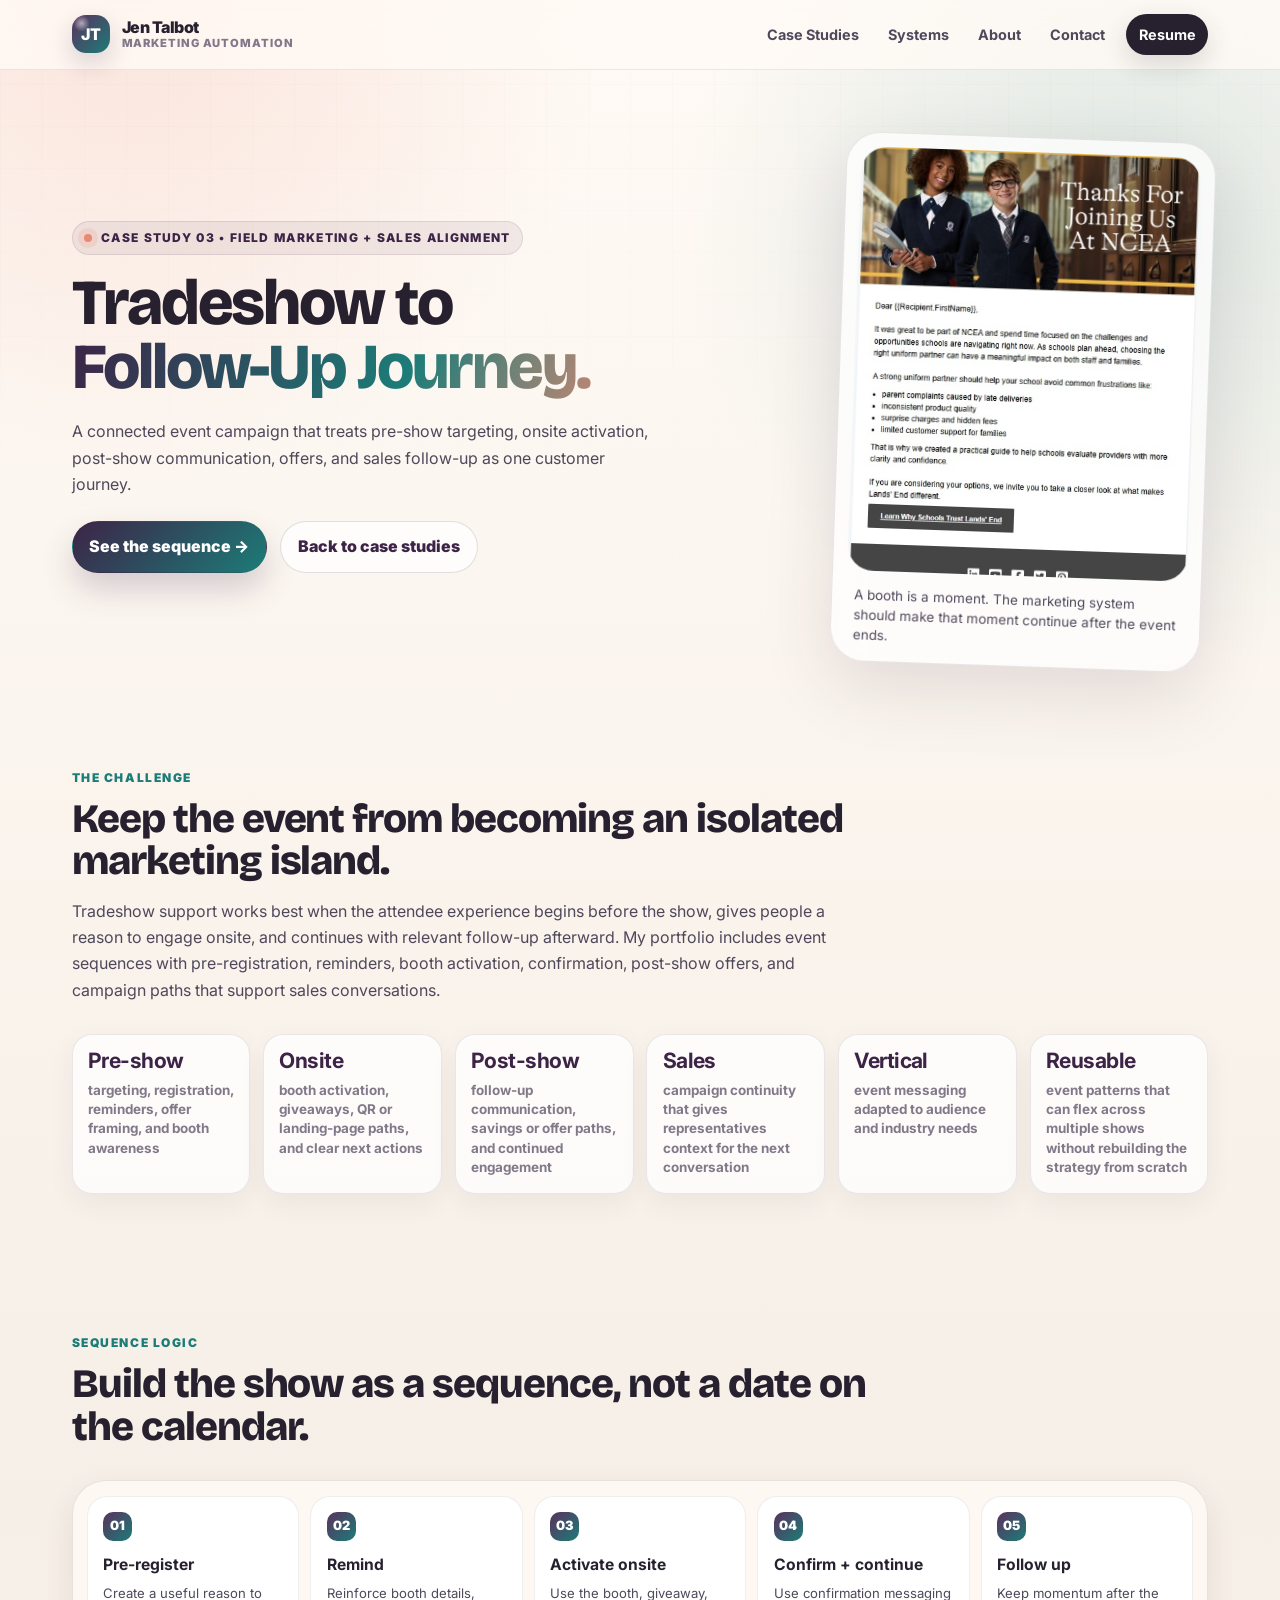
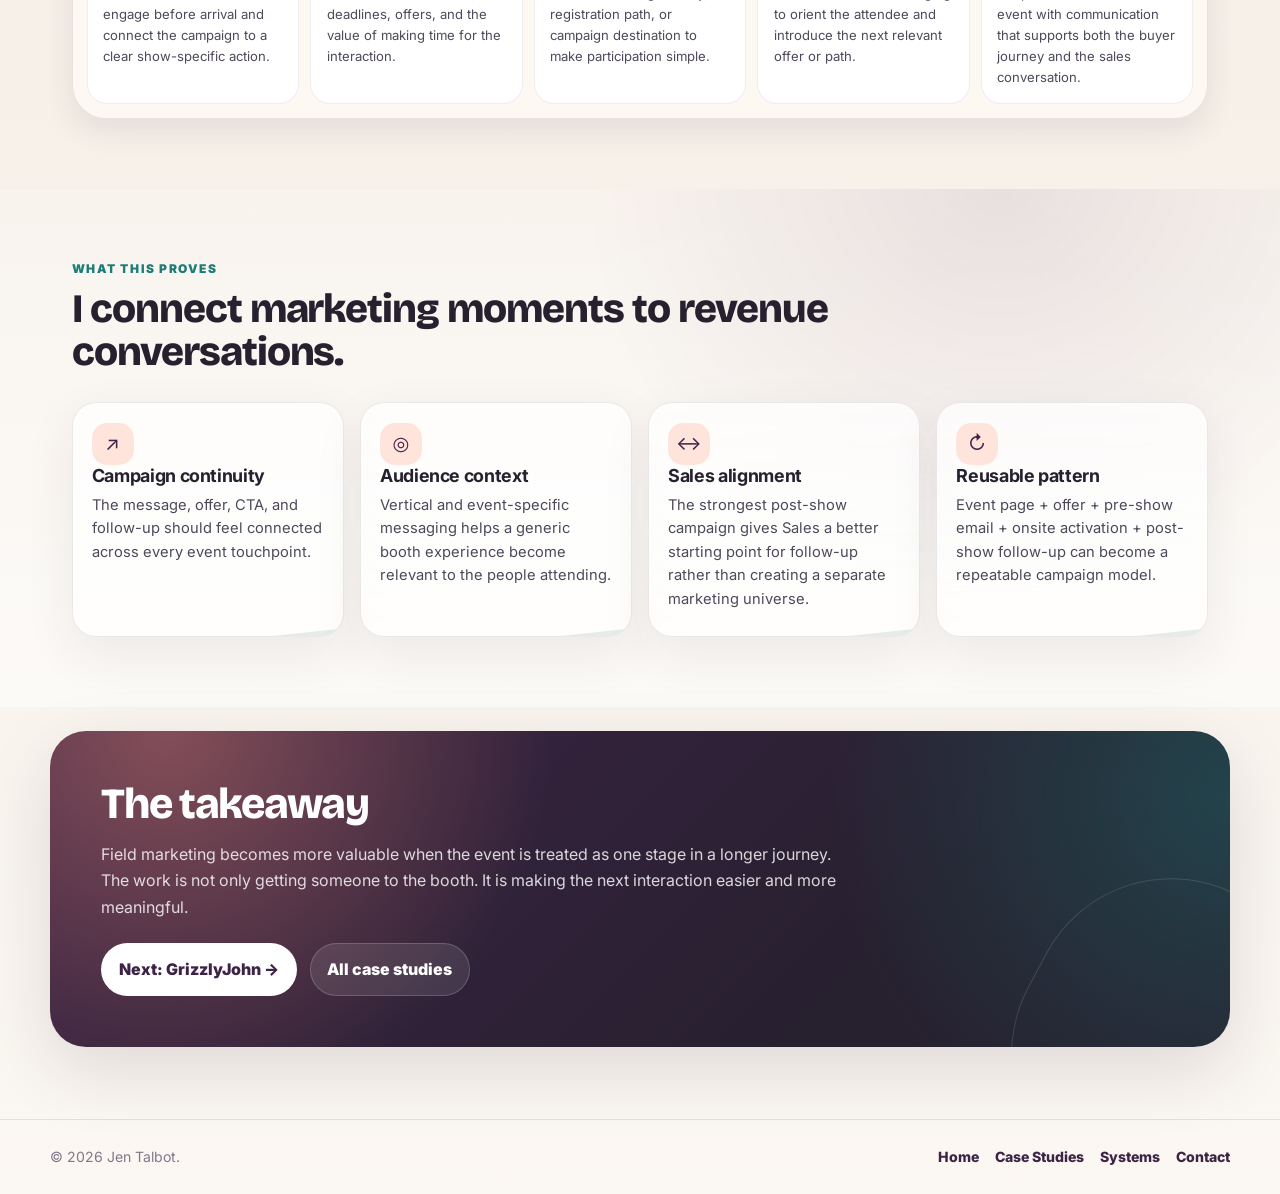
<file: case-study-tradeshow-journey.html>
<!DOCTYPE html>
<html lang="en">
<head>
  <meta charset="UTF-8" />
  <meta name="viewport" content="width=device-width, initial-scale=1.0" />
  <meta name="description" content="Tradeshow to follow-up journey case study by Jen Talbot." />
  <title>Tradeshow to Follow-Up Journey | Jen Talbot</title>
  <link rel="preconnect" href="https://fonts.googleapis.com"><link rel="preconnect" href="https://fonts.gstatic.com" crossorigin>
  <link href="https://fonts.googleapis.com/css2?family=Fraunces:opsz,wght@9..144,650;9..144,800&family=Inter:wght@400;600;700;800;900&display=swap" rel="stylesheet"><link rel="stylesheet" href="style.css" />
</head>
<body>
<a class="skip-link" href="#main">Skip to content</a>
<header class="site-nav" aria-label="Primary navigation"><div class="nav-inner"><a class="brand" href="index.html"><span class="brand-mark">JT</span><span class="brand-text"><span>Jen Talbot</span><span>Marketing Automation</span></span></a><button class="nav-toggle" type="button" aria-expanded="false" aria-controls="nav-links">Menu</button><nav class="nav-links" id="nav-links"><a href="work.html">Case Studies</a><a href="systems.html">Systems</a><a href="about.html">About</a><a href="contact.html">Contact</a><a class="nav-cta" href="Jen Talbot Professional Resume.pdf">Resume</a></nav></div></header>
<main id="main">
<section class="hero"><div class="hero-grid"><div class="hero-content reveal"><span class="eyebrow">case study 03 • field marketing + sales alignment</span><h1>Tradeshow to <span class="gradient-text">Follow-Up Journey.</span></h1><p class="hero-copy">A connected event campaign that treats pre-show targeting, onsite activation, post-show communication, offers, and sales follow-up as one customer journey.</p><div class="hero-actions"><a class="button primary" href="#story">See the sequence →</a><a class="button secondary" href="work.html">Back to case studies</a></div></div><div class="hero-media reveal"><div class="portrait-card"><div class="portrait-frame"><img src="assets/images/work-ncea-postshow.jpg" alt="Tradeshow follow-up campaign preview" /></div><p class="portrait-caption">A booth is a moment. The marketing system should make that moment continue after the event ends.</p></div></div></div></section>

<section class="proof" id="story"><div class="section-wrap"><p class="section-kicker">The challenge</p><h2 class="section-title">Keep the event from becoming an isolated marketing island.</h2><p class="section-copy">Tradeshow support works best when the attendee experience begins before the show, gives people a reason to engage onsite, and continues with relevant follow-up afterward. My portfolio includes event sequences with pre-registration, reminders, booth activation, confirmation, post-show offers, and campaign paths that support sales conversations.</p><div class="cred-grid reveal"><div class="cred-card"><strong>Pre-show</strong><span>targeting, registration, reminders, offer framing, and booth awareness</span></div><div class="cred-card"><strong>Onsite</strong><span>booth activation, giveaways, QR or landing-page paths, and clear next actions</span></div><div class="cred-card"><strong>Post-show</strong><span>follow-up communication, savings or offer paths, and continued engagement</span></div><div class="cred-card"><strong>Sales</strong><span>campaign continuity that gives representatives context for the next conversation</span></div><div class="cred-card"><strong>Vertical</strong><span>event messaging adapted to audience and industry needs</span></div><div class="cred-card"><strong>Reusable</strong><span>event patterns that can flex across multiple shows without rebuilding the strategy from scratch</span></div></div></div></section>

<section aria-labelledby="journey-title"><div class="section-wrap"><p class="section-kicker">Sequence logic</p><h2 class="section-title" id="journey-title">Build the show as a sequence, not a date on the calendar.</h2><div class="flow reveal"><div class="flow-grid"><div class="flow-step"><div class="flow-num">01</div><h3>Pre-register</h3><p>Create a useful reason to engage before arrival and connect the campaign to a clear show-specific action.</p></div><div class="flow-step"><div class="flow-num">02</div><h3>Remind</h3><p>Reinforce booth details, deadlines, offers, and the value of making time for the interaction.</p></div><div class="flow-step"><div class="flow-num">03</div><h3>Activate onsite</h3><p>Use the booth, giveaway, registration path, or campaign destination to make participation simple.</p></div><div class="flow-step"><div class="flow-num">04</div><h3>Confirm + continue</h3><p>Use confirmation messaging to orient the attendee and introduce the next relevant offer or path.</p></div><div class="flow-step"><div class="flow-num">05</div><h3>Follow up</h3><p>Keep momentum after the event with communication that supports both the buyer journey and the sales conversation.</p></div></div></div></div></section>

<section class="explore" aria-labelledby="proof-value"><div class="section-wrap"><p class="section-kicker">What this proves</p><h2 class="section-title" id="proof-value">I connect marketing moments to revenue conversations.</h2><div class="explore-grid reveal"><article class="explore-card"><div><div class="card-icon">↗</div><h3>Campaign continuity</h3><p>The message, offer, CTA, and follow-up should feel connected across every event touchpoint.</p></div></article><article class="explore-card"><div><div class="card-icon">◎</div><h3>Audience context</h3><p>Vertical and event-specific messaging helps a generic booth experience become relevant to the people attending.</p></div></article><article class="explore-card"><div><div class="card-icon">↔</div><h3>Sales alignment</h3><p>The strongest post-show campaign gives Sales a better starting point for follow-up rather than creating a separate marketing universe.</p></div></article><article class="explore-card"><div><div class="card-icon">↻</div><h3>Reusable pattern</h3><p>Event page + offer + pre-show email + onsite activation + post-show follow-up can become a repeatable campaign model.</p></div></article></div></div></section>

<section class="cta"><div class="cta-card reveal"><h2>The takeaway</h2><p>Field marketing becomes more valuable when the event is treated as one stage in a longer journey. The work is not only getting someone to the booth. It is making the next interaction easier and more meaningful.</p><div class="cta-row"><a class="button primary" href="case-study-grizzlyjohn.html">Next: GrizzlyJohn →</a><a class="button secondary" href="work.html">All case studies</a></div></div></section>
</main>
<footer class="site-footer"><div class="footer-inner"><p>© <span id="year"></span> Jen Talbot.</p><div class="footer-links"><a href="index.html">Home</a><a href="work.html">Case Studies</a><a href="systems.html">Systems</a><a href="contact.html">Contact</a></div></div></footer>
<script>const n=document.querySelector('.nav-toggle'),l=document.querySelector('.nav-links');n?.addEventListener('click',()=>{const o=l.classList.toggle('is-open');n.setAttribute('aria-expanded',String(o))});const ob=new IntersectionObserver(e=>e.forEach(x=>{if(x.isIntersecting)x.target.classList.add('is-visible')}),{threshold:.14});document.querySelectorAll('.reveal').forEach(el=>ob.observe(el));document.getElementById('year').textContent=new Date().getFullYear();</script>
</body></html>
</file>
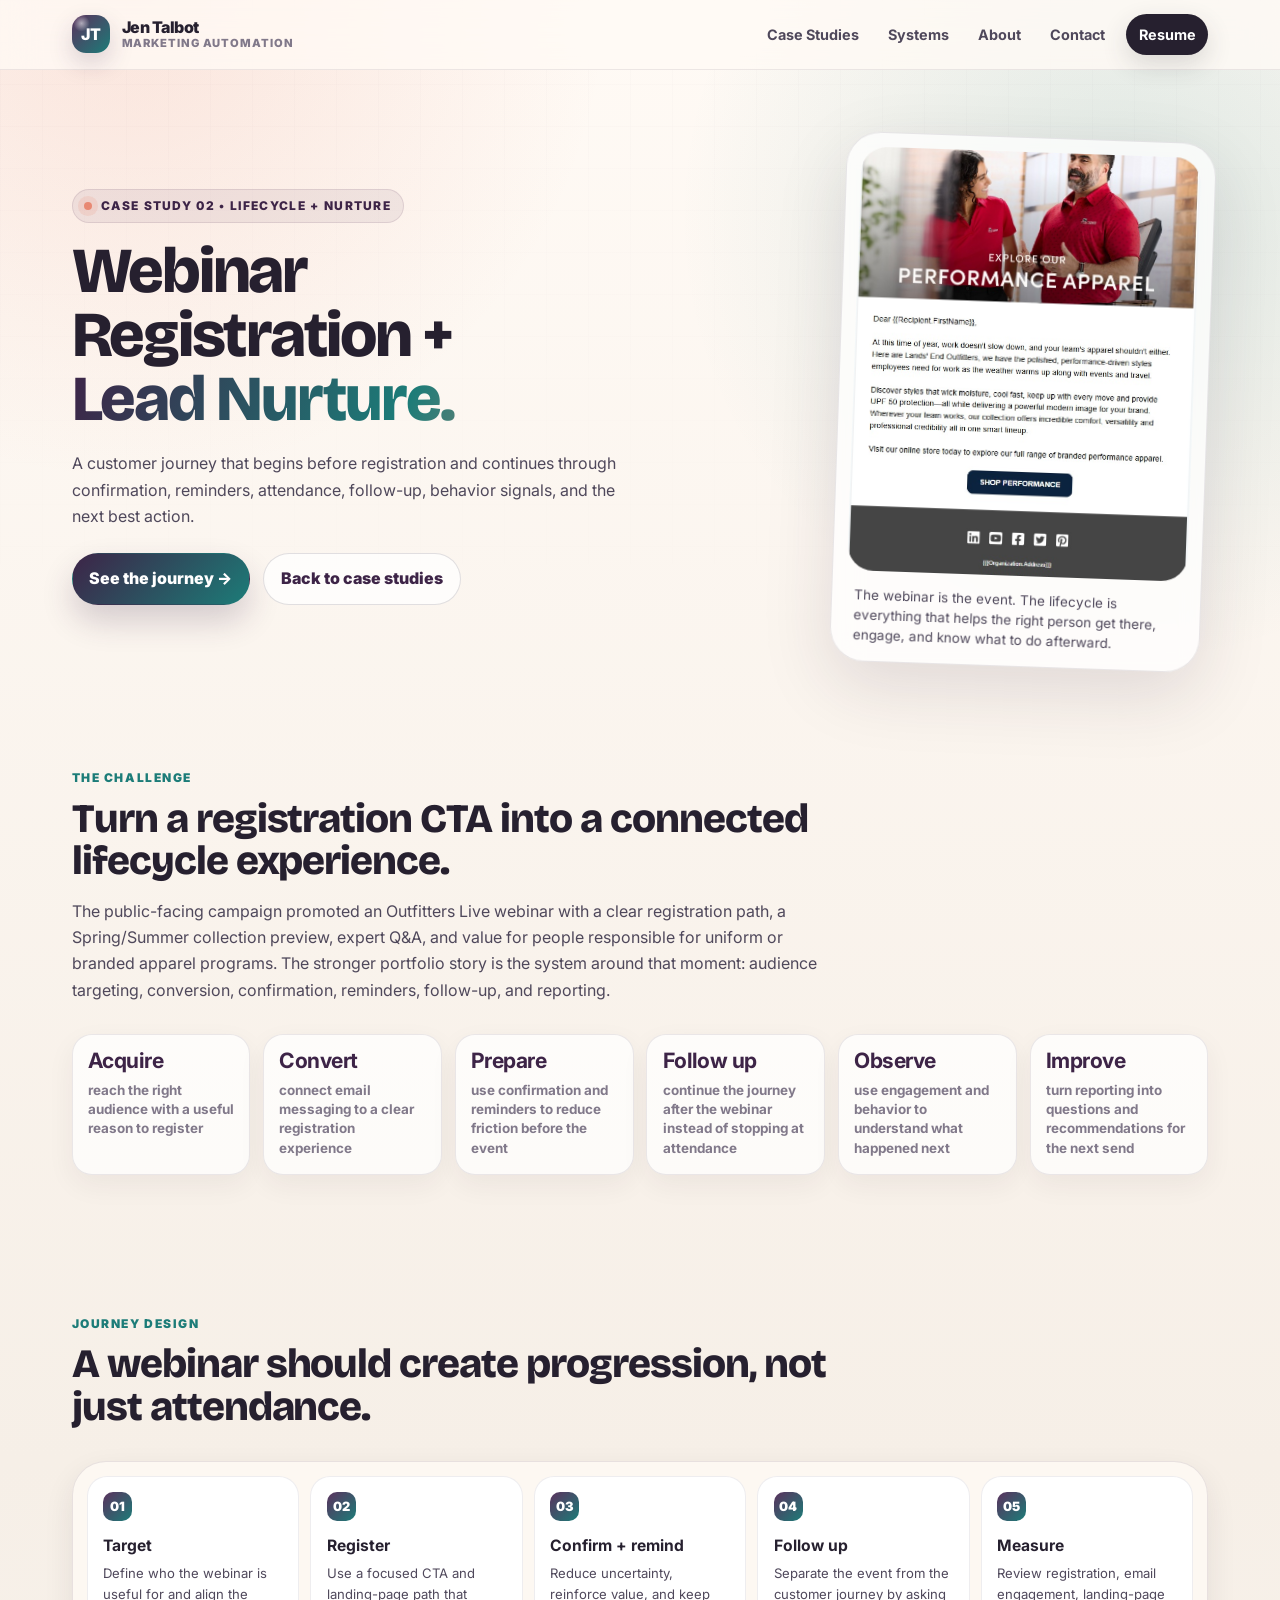
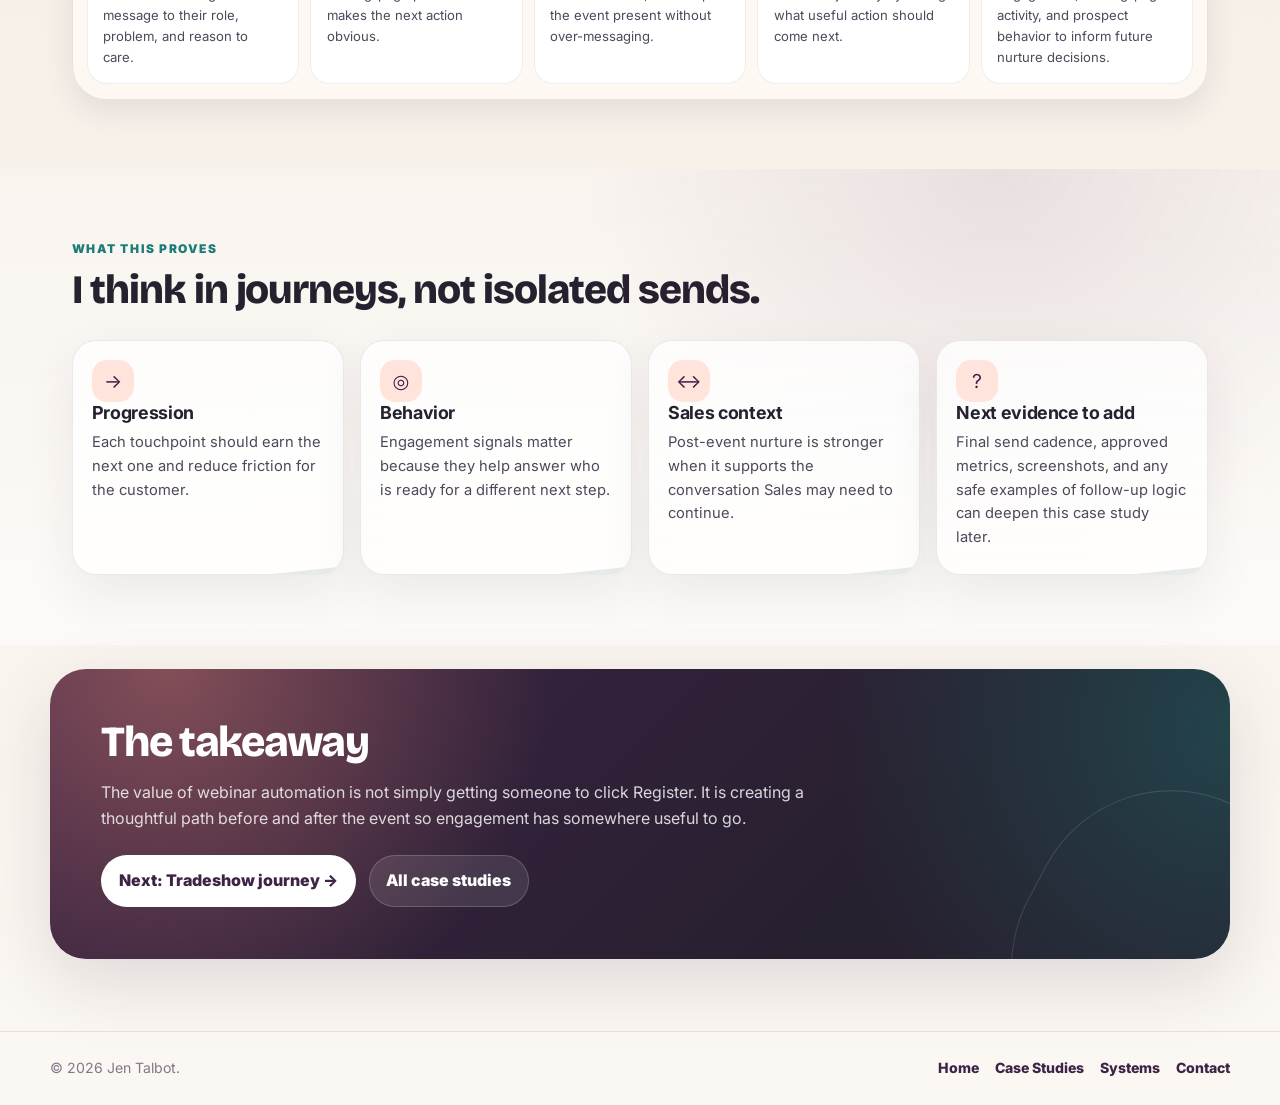
<file: case-study-webinar-nurture.html>
<!DOCTYPE html>
<html lang="en">
<head>
  <meta charset="UTF-8" />
  <meta name="viewport" content="width=device-width, initial-scale=1.0" />
  <meta name="description" content="Webinar registration and lead nurture case study by Jen Talbot." />
  <title>Webinar Registration + Lead Nurture | Jen Talbot</title>
  <link rel="preconnect" href="https://fonts.googleapis.com"><link rel="preconnect" href="https://fonts.gstatic.com" crossorigin>
  <link href="https://fonts.googleapis.com/css2?family=Fraunces:opsz,wght@9..144,650;9..144,800&family=Inter:wght@400;600;700;800;900&display=swap" rel="stylesheet"><link rel="stylesheet" href="style.css" />
</head>
<body>
<a class="skip-link" href="#main">Skip to content</a>
<header class="site-nav" aria-label="Primary navigation"><div class="nav-inner"><a class="brand" href="index.html"><span class="brand-mark">JT</span><span class="brand-text"><span>Jen Talbot</span><span>Marketing Automation</span></span></a><button class="nav-toggle" type="button" aria-expanded="false" aria-controls="nav-links">Menu</button><nav class="nav-links" id="nav-links"><a href="work.html">Case Studies</a><a href="systems.html">Systems</a><a href="about.html">About</a><a href="contact.html">Contact</a><a class="nav-cta" href="Jen Talbot Professional Resume.pdf">Resume</a></nav></div></header>
<main id="main">
<section class="hero"><div class="hero-grid"><div class="hero-content reveal"><span class="eyebrow">case study 02 • lifecycle + nurture</span><h1>Webinar Registration + <span class="gradient-text">Lead Nurture.</span></h1><p class="hero-copy">A customer journey that begins before registration and continues through confirmation, reminders, attendance, follow-up, behavior signals, and the next best action.</p><div class="hero-actions"><a class="button primary" href="#story">See the journey →</a><a class="button secondary" href="work.html">Back to case studies</a></div></div><div class="hero-media reveal"><div class="portrait-card"><div class="portrait-frame"><img src="assets/images/work-brand-story.jpg" alt="Marketing campaign preview" /></div><p class="portrait-caption">The webinar is the event. The lifecycle is everything that helps the right person get there, engage, and know what to do afterward.</p></div></div></div></section>

<section class="proof" id="story"><div class="section-wrap"><p class="section-kicker">The challenge</p><h2 class="section-title">Turn a registration CTA into a connected lifecycle experience.</h2><p class="section-copy">The public-facing campaign promoted an Outfitters Live webinar with a clear registration path, a Spring/Summer collection preview, expert Q&A, and value for people responsible for uniform or branded apparel programs. The stronger portfolio story is the system around that moment: audience targeting, conversion, confirmation, reminders, follow-up, and reporting.</p><div class="cred-grid reveal"><div class="cred-card"><strong>Acquire</strong><span>reach the right audience with a useful reason to register</span></div><div class="cred-card"><strong>Convert</strong><span>connect email messaging to a clear registration experience</span></div><div class="cred-card"><strong>Prepare</strong><span>use confirmation and reminders to reduce friction before the event</span></div><div class="cred-card"><strong>Follow up</strong><span>continue the journey after the webinar instead of stopping at attendance</span></div><div class="cred-card"><strong>Observe</strong><span>use engagement and behavior to understand what happened next</span></div><div class="cred-card"><strong>Improve</strong><span>turn reporting into questions and recommendations for the next send</span></div></div></div></section>

<section aria-labelledby="journey-title"><div class="section-wrap"><p class="section-kicker">Journey design</p><h2 class="section-title" id="journey-title">A webinar should create progression, not just attendance.</h2><div class="flow reveal"><div class="flow-grid"><div class="flow-step"><div class="flow-num">01</div><h3>Target</h3><p>Define who the webinar is useful for and align the message to their role, problem, and reason to care.</p></div><div class="flow-step"><div class="flow-num">02</div><h3>Register</h3><p>Use a focused CTA and landing-page path that makes the next action obvious.</p></div><div class="flow-step"><div class="flow-num">03</div><h3>Confirm + remind</h3><p>Reduce uncertainty, reinforce value, and keep the event present without over-messaging.</p></div><div class="flow-step"><div class="flow-num">04</div><h3>Follow up</h3><p>Separate the event from the customer journey by asking what useful action should come next.</p></div><div class="flow-step"><div class="flow-num">05</div><h3>Measure</h3><p>Review registration, email engagement, landing-page activity, and prospect behavior to inform future nurture decisions.</p></div></div></div></div></section>

<section class="explore" aria-labelledby="proof-value"><div class="section-wrap"><p class="section-kicker">What this proves</p><h2 class="section-title" id="proof-value">I think in journeys, not isolated sends.</h2><div class="explore-grid reveal"><article class="explore-card"><div><div class="card-icon">→</div><h3>Progression</h3><p>Each touchpoint should earn the next one and reduce friction for the customer.</p></div></article><article class="explore-card"><div><div class="card-icon">◎</div><h3>Behavior</h3><p>Engagement signals matter because they help answer who is ready for a different next step.</p></div></article><article class="explore-card"><div><div class="card-icon">↔</div><h3>Sales context</h3><p>Post-event nurture is stronger when it supports the conversation Sales may need to continue.</p></div></article><article class="explore-card"><div><div class="card-icon">?</div><h3>Next evidence to add</h3><p>Final send cadence, approved metrics, screenshots, and any safe examples of follow-up logic can deepen this case study later.</p></div></article></div></div></section>

<section class="cta"><div class="cta-card reveal"><h2>The takeaway</h2><p>The value of webinar automation is not simply getting someone to click Register. It is creating a thoughtful path before and after the event so engagement has somewhere useful to go.</p><div class="cta-row"><a class="button primary" href="case-study-tradeshow-journey.html">Next: Tradeshow journey →</a><a class="button secondary" href="work.html">All case studies</a></div></div></section>
</main>
<footer class="site-footer"><div class="footer-inner"><p>© <span id="year"></span> Jen Talbot.</p><div class="footer-links"><a href="index.html">Home</a><a href="work.html">Case Studies</a><a href="systems.html">Systems</a><a href="contact.html">Contact</a></div></div></footer>
<script>const n=document.querySelector('.nav-toggle'),l=document.querySelector('.nav-links');n?.addEventListener('click',()=>{const o=l.classList.toggle('is-open');n.setAttribute('aria-expanded',String(o))});const ob=new IntersectionObserver(e=>e.forEach(x=>{if(x.isIntersecting)x.target.classList.add('is-visible')}),{threshold:.14});document.querySelectorAll('.reveal').forEach(el=>ob.observe(el));document.getElementById('year').textContent=new Date().getFullYear();</script>
</body></html>
</file>
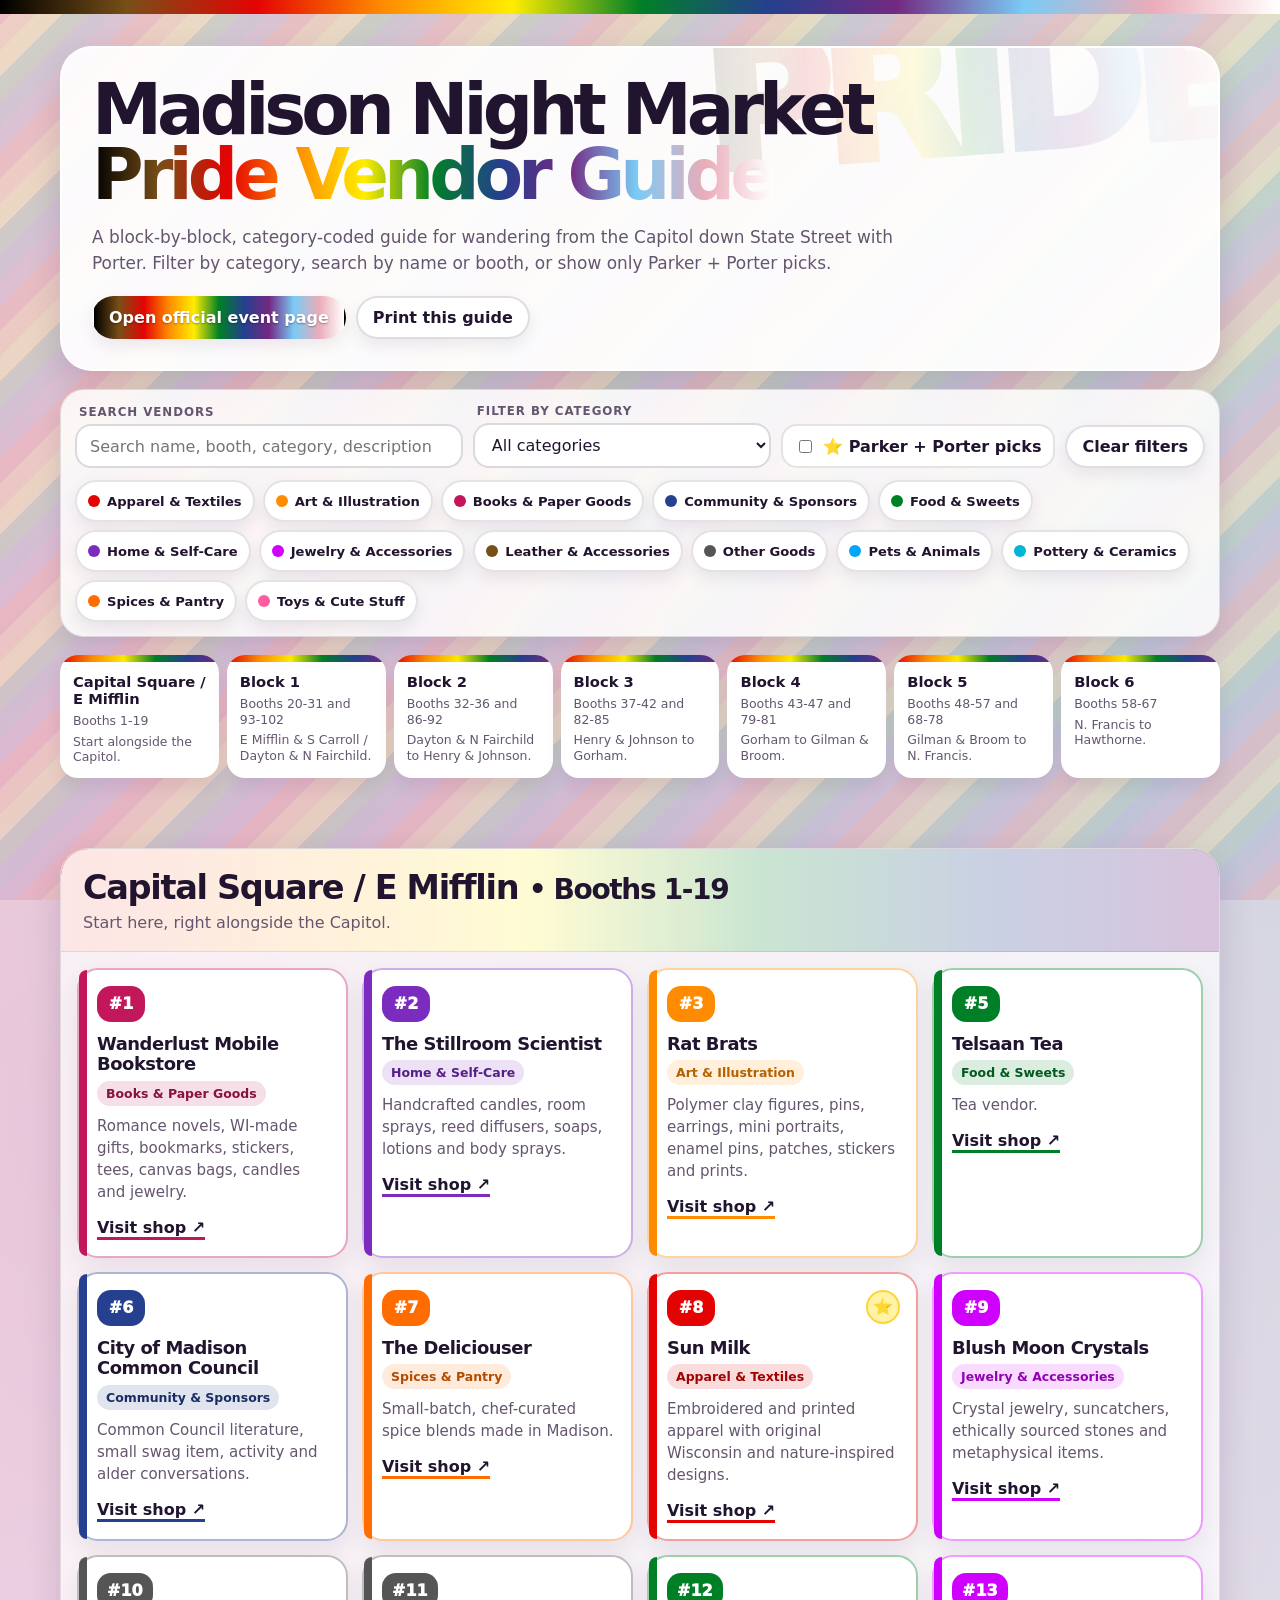
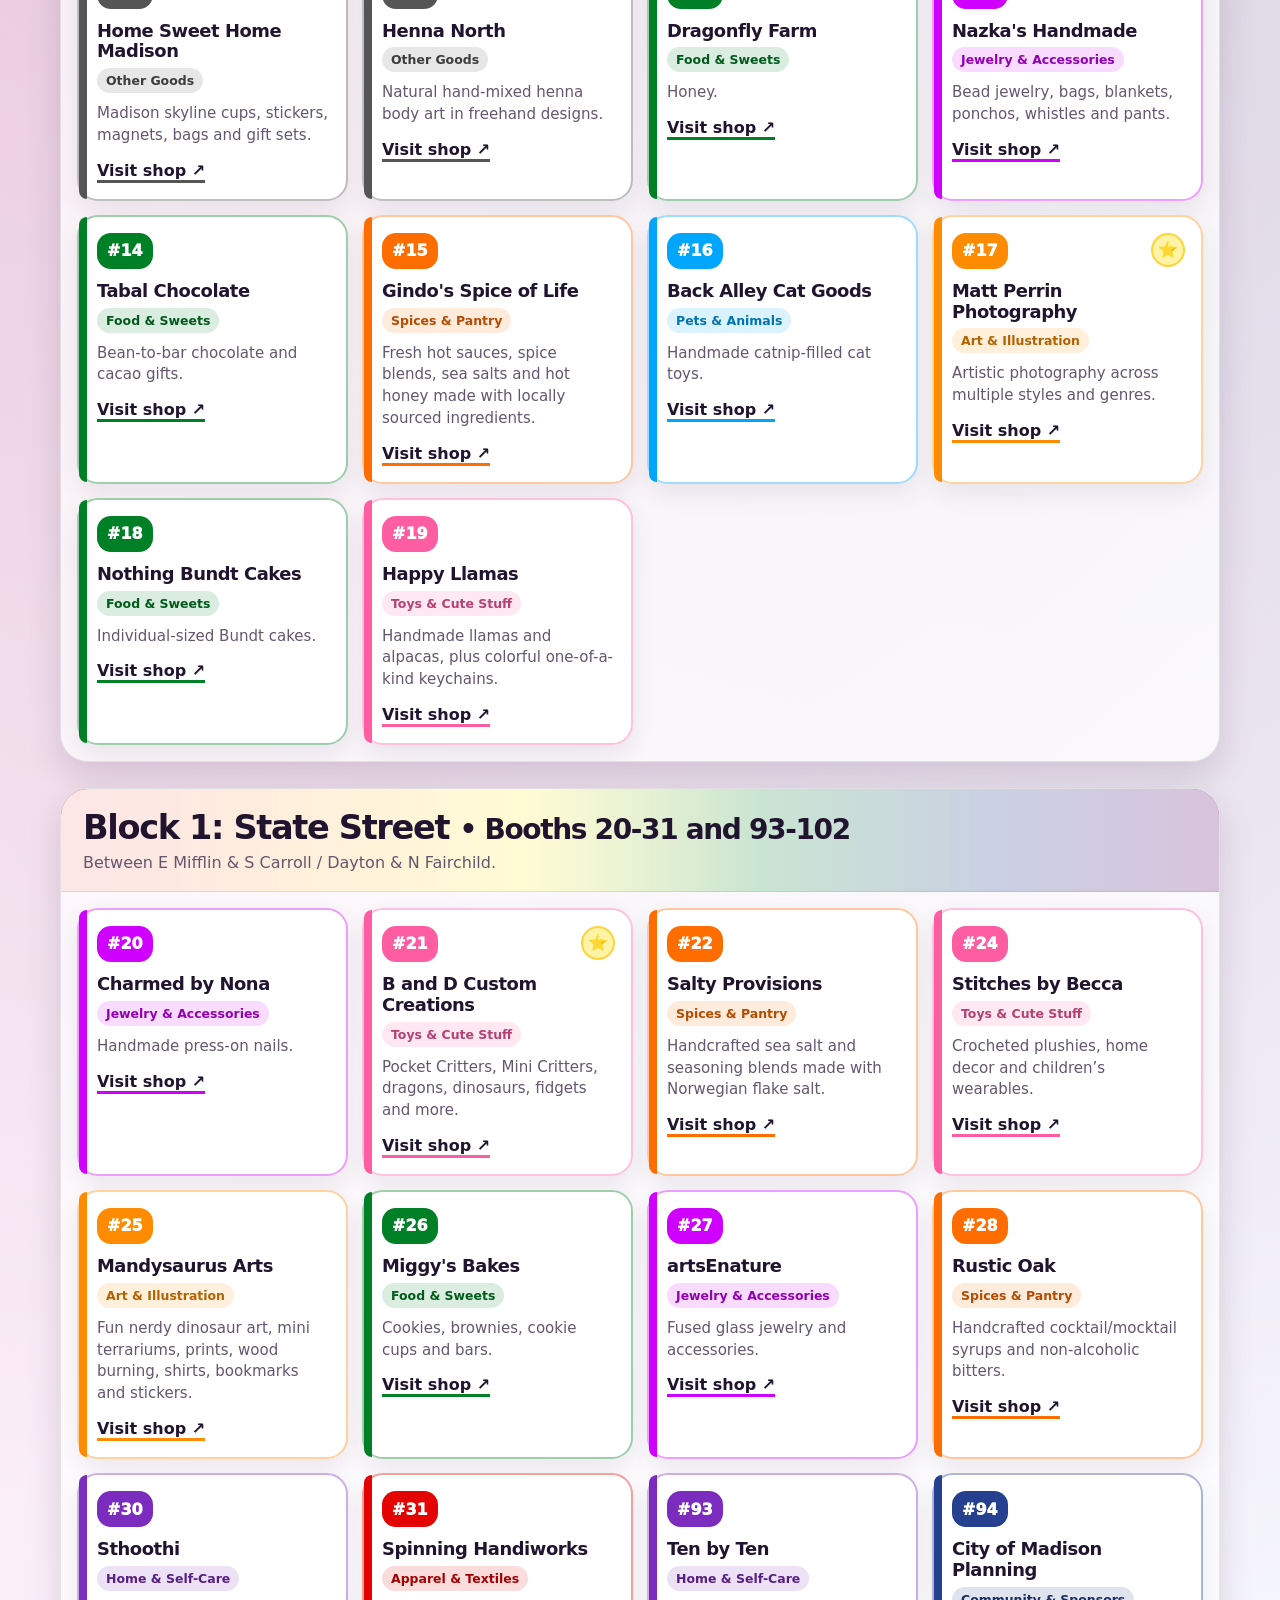
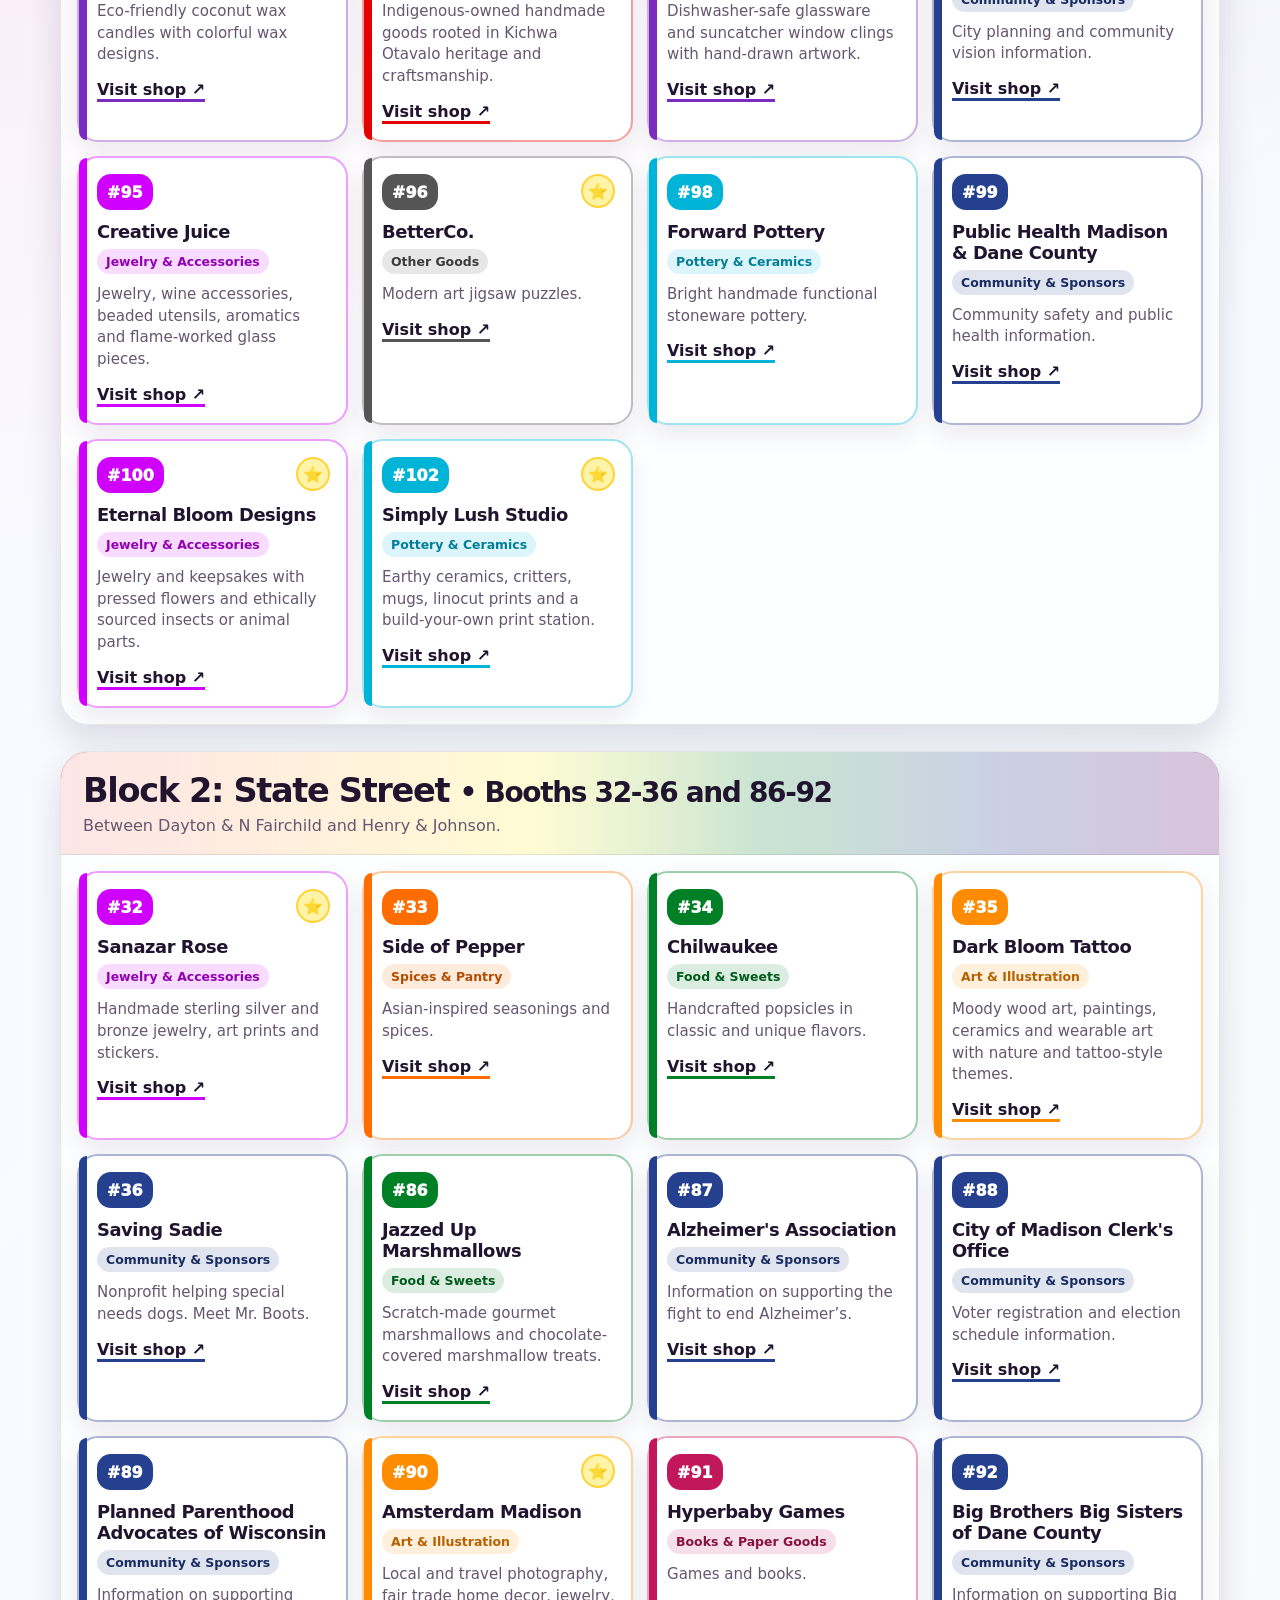
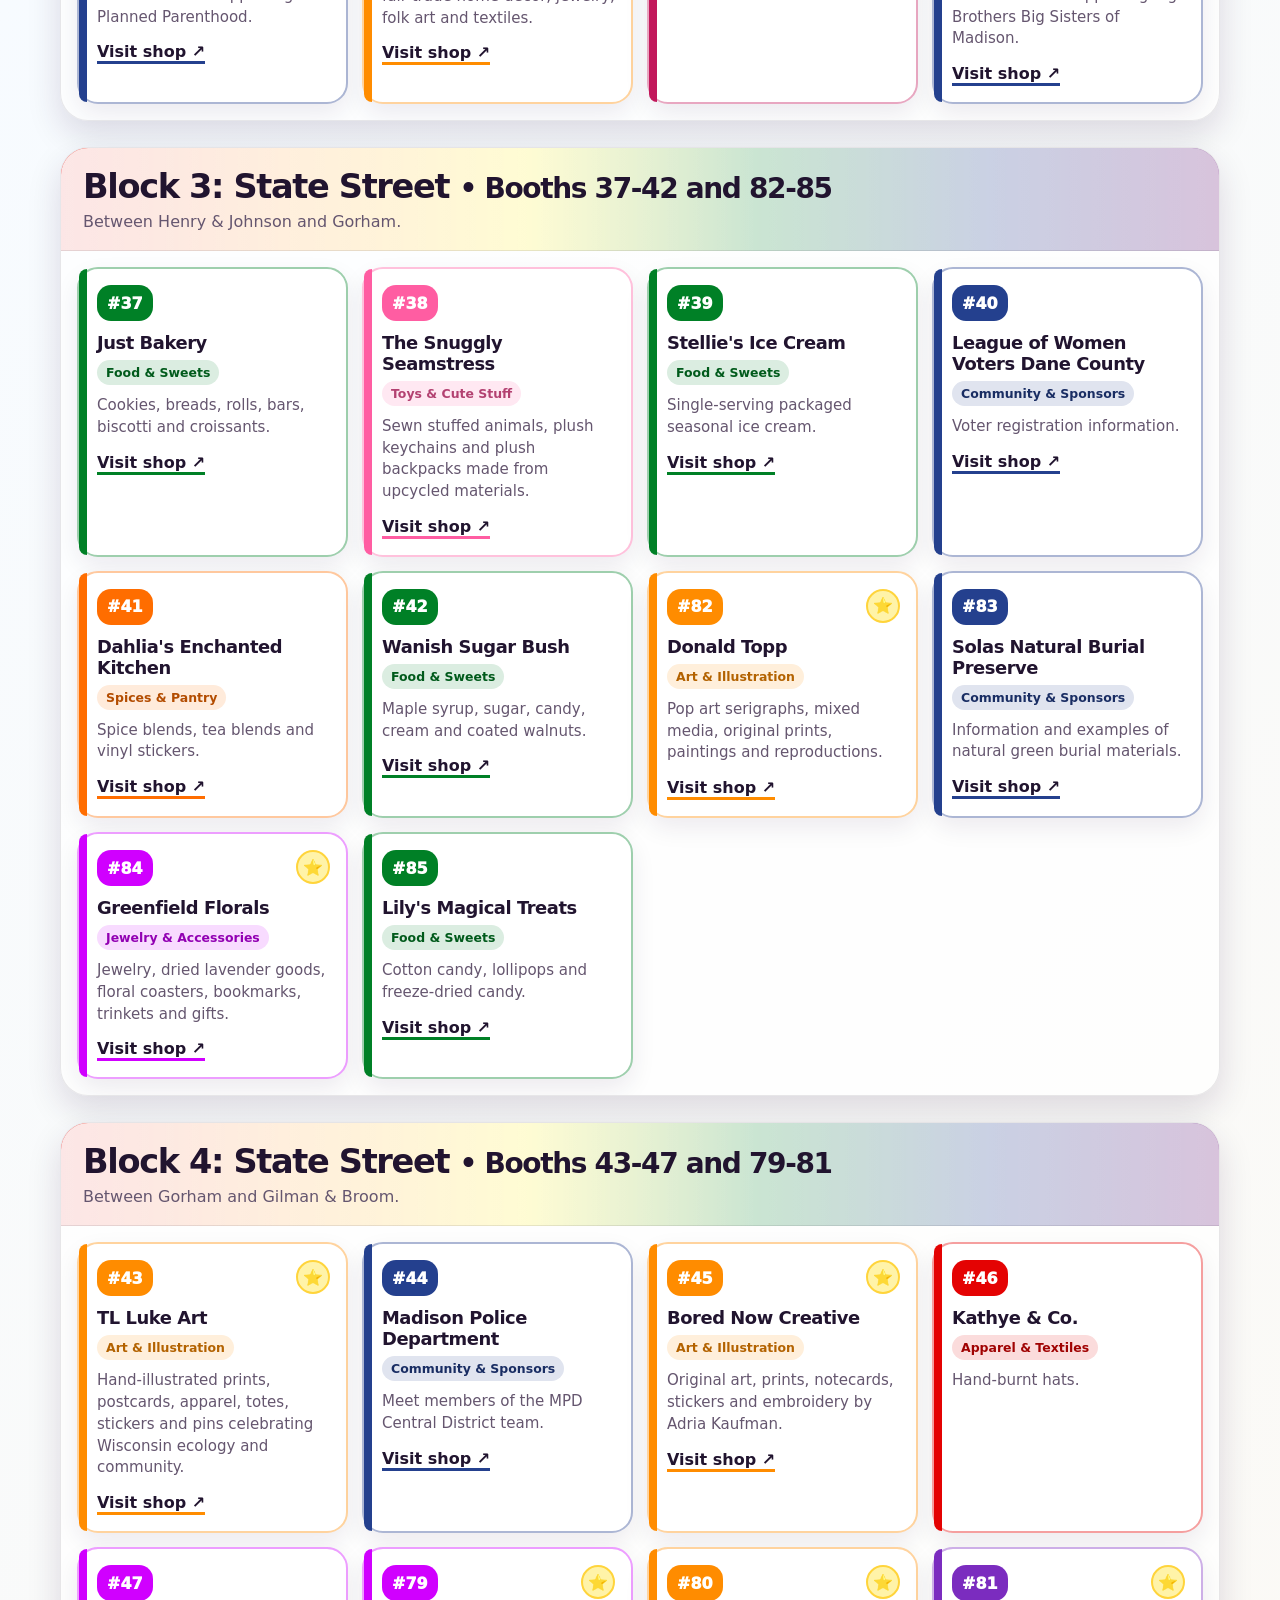
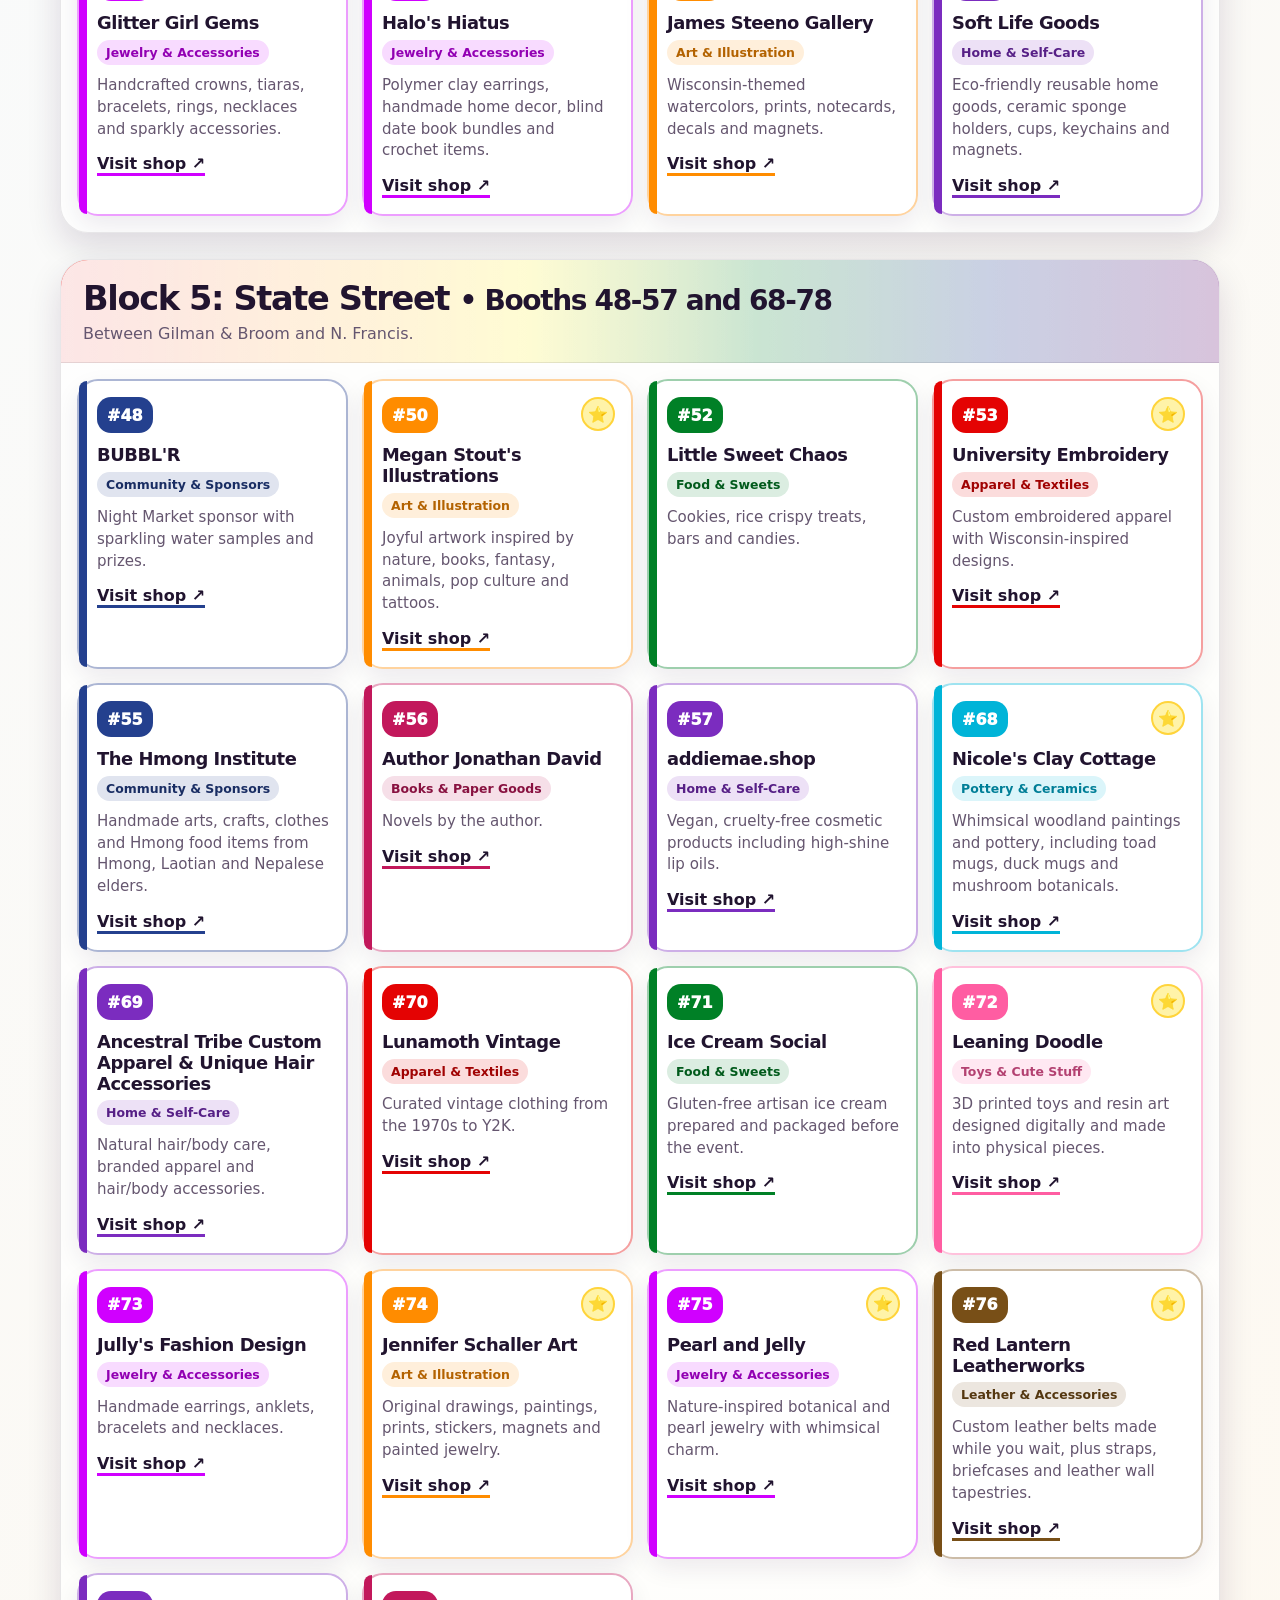
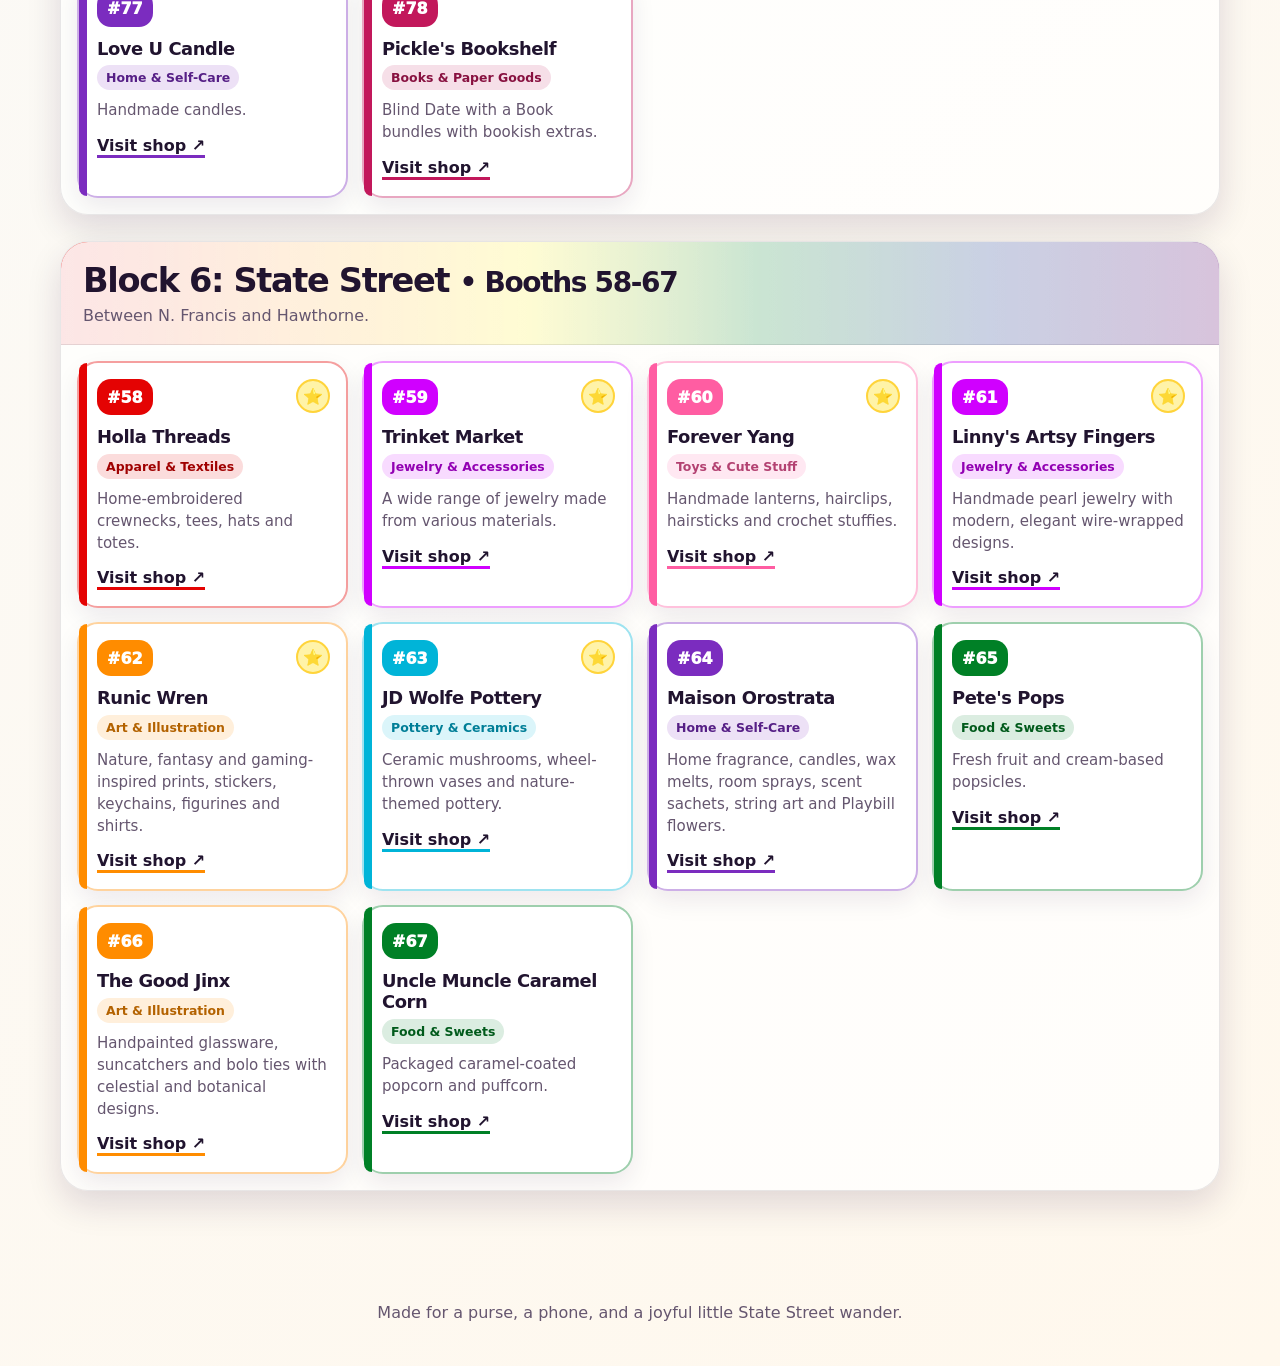
<file: PrideNightMarket.html>
<!doctype html>
<html lang="en">
<head>
  <meta charset="utf-8" />
  <meta name="viewport" content="width=device-width, initial-scale=1" />

  <title>Madison Night Market Pride Vendor Guide</title>

  <style>
    :root {
      --ink: #21142f;
      --muted: #65566f;
      --paper: #fffaff;
      --card: rgba(255, 255, 255, 0.92);
      --shadow: 0 14px 34px rgba(40, 14, 64, 0.14);

      --rainbow: linear-gradient(
        90deg,
        #e40303,
        #ff8c00,
        #ffed00,
        #008026,
        #24408e,
        #732982
      );

      --progress-pride: linear-gradient(
        90deg,
        #000000,
        #784f17,
        #e40303,
        #ff8c00,
        #ffed00,
        #008026,
        #24408e,
        #732982,
        #7acbf5,
        #eaacb8,
        #ffffff
      );
    }

    * {
      box-sizing: border-box;
    }

    html {
      scroll-behavior: smooth;
    }

    body {
      margin: 0;
      color: var(--ink);
      font-family: system-ui, -apple-system, BlinkMacSystemFont, "Segoe UI", sans-serif;
      background:
        radial-gradient(circle at 10% 12%, rgba(255, 0, 128, 0.18), transparent 32%),
        radial-gradient(circle at 90% 8%, rgba(0, 190, 255, 0.18), transparent 30%),
        radial-gradient(circle at 50% 0%, rgba(255, 237, 0, 0.12), transparent 36%),
        linear-gradient(135deg, #fff6ff, #f7fbff 45%, #fff8ed);
      min-height: 100vh;
    }

    body::before {
      content: "";
      position: fixed;
      inset: 0;
      z-index: -1;
      pointer-events: none;
      opacity: 0.11;
      background: repeating-linear-gradient(
        135deg,
        #e40303 0 18px,
        #ff8c00 18px 36px,
        #ffed00 36px 54px,
        #008026 54px 72px,
        #24408e 72px 90px,
        #732982 90px 108px
      );
    }

    .top-stripe {
      height: 14px;
      background: var(--progress-pride);
    }

    .wrap {
      width: min(1160px, calc(100% - 28px));
      margin: 0 auto;
    }

    header {
      padding: 32px 0 18px;
    }

    .hero {
      position: relative;
      overflow: hidden;
      padding: 30px;
      border-radius: 32px;
      background: var(--card);
      box-shadow: var(--shadow);
      border: 2px solid rgba(255, 255, 255, 0.85);
    }

    .hero::after {
      content: "PRIDE";
      position: absolute;
      top: -36px;
      right: -20px;
      z-index: 0;
      font-size: clamp(74px, 16vw, 180px);
      line-height: 0.9;
      font-weight: 1000;
      letter-spacing: -0.08em;
      opacity: 0.11;
      transform: rotate(-4deg);
      background: var(--progress-pride);
      -webkit-background-clip: text;
      background-clip: text;
      color: transparent;
      white-space: nowrap;
    }

    .hero > * {
      position: relative;
      z-index: 1;
    }

    h1 {
      margin: 0;
      max-width: 850px;
      font-size: clamp(2.25rem, 5.5vw, 5.25rem);
      line-height: 0.92;
      letter-spacing: -0.07em;
    }

    .rainbow-text {
      background: var(--progress-pride);
      -webkit-background-clip: text;
      background-clip: text;
      color: transparent;
    }

    .dek {
      max-width: 820px;
      margin: 16px 0 0;
      color: var(--muted);
      font-size: 1.06rem;
      line-height: 1.55;
    }

    .hero-actions {
      display: flex;
      flex-wrap: wrap;
      gap: 10px;
      margin-top: 20px;
    }

    .button,
    button {
      display: inline-flex;
      align-items: center;
      justify-content: center;
      min-height: 42px;
      padding: 10px 15px;
      border-radius: 999px;
      border: 2px solid rgba(33, 20, 47, 0.14);
      background: #ffffff;
      color: var(--ink);
      font: inherit;
      font-weight: 800;
      text-decoration: none;
      cursor: pointer;
      box-shadow: 0 7px 16px rgba(40, 14, 64, 0.08);
    }

    .button.pride {
      background: var(--progress-pride);
      color: white;
      border-color: transparent;
      text-shadow: 0 1px 2px rgba(0, 0, 0, 0.35);
    }

    .controls {
      position: sticky;
      top: 0;
      z-index: 20;
      margin: 18px 0;
      padding: 14px;
      border-radius: 24px;
      background: rgba(255, 255, 255, 0.84);
      backdrop-filter: blur(14px);
      box-shadow: 0 10px 24px rgba(40, 14, 64, 0.1);
      border: 1px solid rgba(33, 20, 47, 0.12);
    }

    .control-grid {
      display: grid;
      grid-template-columns: 1.3fr 1fr auto auto;
      gap: 10px;
      align-items: end;
    }

    label.small {
      display: block;
      margin: 0 0 5px 4px;
      color: var(--muted);
      font-size: 0.74rem;
      font-weight: 900;
      letter-spacing: 0.08em;
      text-transform: uppercase;
    }

    input,
    select {
      width: 100%;
      min-height: 44px;
      padding: 10px 13px;
      border-radius: 16px;
      border: 2px solid rgba(33, 20, 47, 0.16);
      background: white;
      color: var(--ink);
      font: inherit;
    }

    .toggle {
      display: flex;
      align-items: center;
      gap: 8px;
      min-height: 44px;
      padding: 10px 12px;
      border-radius: 16px;
      background: white;
      border: 2px solid rgba(33, 20, 47, 0.12);
      font-weight: 800;
      white-space: nowrap;
    }

    .toggle input {
      width: auto;
      min-height: auto;
    }

    .legend {
      display: flex;
      flex-wrap: wrap;
      gap: 8px;
      margin-top: 12px;
    }

    .pill {
      display: inline-flex;
      align-items: center;
      gap: 7px;
      padding: 7px 11px;
      border-radius: 999px;
      background: white;
      border: 2px solid rgba(33, 20, 47, 0.12);
      color: var(--ink);
      font-size: 0.82rem;
      font-weight: 800;
      cursor: pointer;
      transition:
        transform 0.15s ease,
        box-shadow 0.15s ease,
        border-color 0.15s ease,
        background 0.15s ease;
    }

    .pill:hover {
      transform: translateY(-1px);
      box-shadow: 0 8px 16px rgba(40, 14, 64, 0.1);
    }

    .pill.active {
      border-color: var(--cat-color);
      background: color-mix(in srgb, var(--cat-color) 16%, white);
      box-shadow: 0 0 0 3px color-mix(in srgb, var(--cat-color) 18%, transparent);
    }

    .pill.active::after {
      content: "✓";
      display: inline-flex;
      align-items: center;
      justify-content: center;
      width: 18px;
      height: 18px;
      border-radius: 999px;
      background: var(--cat-color);
      color: white;
      font-size: 0.72rem;
      font-weight: 1000;
    }

    .dot {
      width: 12px;
      height: 12px;
      border-radius: 50%;
      background: var(--cat-color);
    }

    .route {
      display: grid;
      grid-template-columns: repeat(7, minmax(118px, 1fr));
      gap: 8px;
      margin: 18px 0;
    }

    .route a {
      position: relative;
      overflow: hidden;
      min-height: 96px;
      padding: 13px;
      border-radius: 18px;
      background: white;
      color: var(--ink);
      text-decoration: none;
      box-shadow: 0 8px 18px rgba(40, 14, 64, 0.08);
    }

    .route a::before {
      content: "";
      position: absolute;
      inset: 0 0 auto 0;
      height: 7px;
      background: var(--rainbow);
    }

    .route strong {
      display: block;
      margin-top: 6px;
      font-size: 0.92rem;
      line-height: 1.15;
    }

    .route span {
      display: block;
      margin-top: 5px;
      color: var(--muted);
      font-size: 0.78rem;
      line-height: 1.25;
    }

    main {
      padding: 8px 0 60px;
    }

    .block {
      margin: 26px 0;
      overflow: hidden;
      border-radius: 28px;
      background: rgba(255, 255, 255, 0.72);
      border: 1px solid rgba(33, 20, 47, 0.1);
      box-shadow: var(--shadow);
    }

    .block-head {
      padding: 19px 22px;
      background:
        linear-gradient(90deg, rgba(255, 255, 255, 0.9), rgba(255, 255, 255, 0.72)),
        var(--rainbow);
      border-bottom: 1px solid rgba(33, 20, 47, 0.1);
    }

    .block-head h2 {
      margin: 0;
      font-size: clamp(1.35rem, 3vw, 2.1rem);
      letter-spacing: -0.04em;
    }

    .block-head p {
      margin: 6px 0 0;
      color: var(--muted);
    }

    .cards {
      display: grid;
      grid-template-columns: repeat(auto-fill, minmax(258px, 1fr));
      gap: 14px;
      padding: 16px;
    }

    .card {
      position: relative;
      min-height: 198px;
      padding: 16px 16px 16px 18px;
      border-radius: 21px;
      background: white;
      border: 2px solid color-mix(in srgb, var(--cat-color) 38%, white);
      box-shadow: 0 10px 24px rgba(40, 14, 64, 0.08);
    }

    .card::before {
      content: "";
      position: absolute;
      inset: 0 auto 0 0;
      width: 8px;
      border-radius: 21px 0 0 21px;
      background: var(--cat-color);
    }

    .card-top {
      display: flex;
      justify-content: space-between;
      align-items: flex-start;
      gap: 10px;
    }

    .booth {
      display: inline-flex;
      align-items: center;
      justify-content: center;
      min-width: 48px;
      height: 36px;
      padding: 0 10px;
      border-radius: 14px;
      background: var(--cat-color);
      color: white;
      font-weight: 1000;
    }

    .pick {
      display: inline-flex;
      align-items: center;
      justify-content: center;
      width: 34px;
      height: 34px;
      border-radius: 999px;
      background: #fff3a8;
      border: 2px solid #ffd43b;
    }

    .card h3 {
      margin: 12px 0 6px;
      font-size: 1.12rem;
      line-height: 1.16;
      letter-spacing: -0.025em;
    }

    .category-tag {
      display: inline-flex;
      margin-bottom: 10px;
      padding: 5px 9px;
      border-radius: 999px;
      background: color-mix(in srgb, var(--cat-color) 14%, white);
      color: color-mix(in srgb, var(--cat-color) 70%, black);
      font-size: 0.78rem;
      font-weight: 900;
    }

    .desc {
      margin: 0;
      color: var(--muted);
      font-size: 0.94rem;
      line-height: 1.45;
    }

    .visit {
      display: inline-flex;
      margin-top: 14px;
      color: var(--ink);
      font-weight: 900;
      text-decoration: none;
      border-bottom: 3px solid var(--cat-color);
    }

    .empty {
      display: none;
      margin: 34px 0;
      padding: 28px;
      border-radius: 24px;
      background: white;
      text-align: center;
      color: var(--muted);
      box-shadow: var(--shadow);
    }

    footer {
      padding: 26px 0 44px;
      color: var(--muted);
      text-align: center;
    }

    @media (max-width: 900px) {
      .control-grid {
        grid-template-columns: 1fr;
      }

      .controls {
        position: relative;
      }

      .route {
        grid-template-columns: 1fr 1fr;
      }
    }

    @media (max-width: 560px) {
      .hero {
        padding: 22px;
      }

      .route {
        grid-template-columns: 1fr;
      }

      .cards {
        grid-template-columns: 1fr;
      }
    }

    @media print {
      body {
        background: white;
      }

      body::before,
      .top-stripe,
      .controls,
      .hero-actions,
      .route,
      footer {
        display: none !important;
      }

      .wrap {
        width: 100%;
      }

      .hero,
      .block,
      .card {
        box-shadow: none;
      }

      .hero {
        padding: 0 0 10px;
        border: 0;
      }

      .hero::after {
        display: none;
      }

      h1 {
        font-size: 32px;
      }

      .dek {
        margin-top: 6px;
        font-size: 11px;
      }

      .block {
        break-inside: avoid;
        margin: 10px 0;
        border: 1px solid #dddddd;
      }

      .block-head {
        padding: 9px 12px;
      }

      .block-head h2 {
        font-size: 16px;
      }

      .block-head p {
        font-size: 10px;
      }

      .cards {
        grid-template-columns: repeat(3, 1fr);
        gap: 6px;
        padding: 8px;
      }

      .card {
        min-height: auto;
        padding: 8px 8px 8px 12px;
        border-width: 1px;
      }

      .booth {
        min-width: 34px;
        height: 24px;
        font-size: 11px;
      }

      .pick {
        width: 24px;
        height: 24px;
        font-size: 11px;
      }

      .card h3 {
        margin: 6px 0 4px;
        font-size: 12px;
      }

      .category-tag {
        margin-bottom: 4px;
        padding: 2px 5px;
        font-size: 9px;
      }

      .desc {
        font-size: 9px;
        line-height: 1.25;
      }

      .visit {
        display: none;
      }
    }
  </style>
</head>

<body>
  <div class="top-stripe" aria-hidden="true"></div>

  <header class="wrap">
    <section class="hero">
      <h1>
        Madison Night Market
        <span class="rainbow-text">Pride Vendor Guide</span>
      </h1>

      <p class="dek">
        A block-by-block, category-coded guide for wandering from the Capitol down State Street
        with Porter. Filter by category, search by name or booth, or show only Parker + Porter picks.
      </p>

      <div class="hero-actions">
        <a
          class="button pride"
          href="https://visitdowntownmadison.com/events/madison-night-market"
          target="_blank"
          rel="noopener"
        >
          Open official event page
        </a>

        <button type="button" onclick="window.print()">
          Print this guide
        </button>
      </div>
    </section>

    <section class="controls" aria-label="Vendor filters">
      <div class="control-grid">
        <div>
          <label class="small" for="search">Search vendors</label>
          <input
            id="search"
            type="search"
            placeholder="Search name, booth, category, description..."
          />
        </div>

        <div>
          <label class="small" for="category">Filter by category</label>
          <select id="category">
            <option value="all">All categories</option>
          </select>
        </div>

        <label class="toggle">
          <input id="pickOnly" type="checkbox" />
          ⭐ Parker + Porter picks
        </label>

        <button type="button" id="clearFilters">
          Clear filters
        </button>
      </div>

      <div class="legend" id="legend"></div>
    </section>

    <nav class="route" aria-label="Block quick links">
      <a href="#capitol">
        <strong>Capital Square / E Mifflin</strong>
        <span>Booths 1-19</span>
        <span>Start alongside the Capitol.</span>
      </a>

      <a href="#block-1">
        <strong>Block 1</strong>
        <span>Booths 20-31 and 93-102</span>
        <span>E Mifflin & S Carroll / Dayton & N Fairchild.</span>
      </a>

      <a href="#block-2">
        <strong>Block 2</strong>
        <span>Booths 32-36 and 86-92</span>
        <span>Dayton & N Fairchild to Henry & Johnson.</span>
      </a>

      <a href="#block-3">
        <strong>Block 3</strong>
        <span>Booths 37-42 and 82-85</span>
        <span>Henry & Johnson to Gorham.</span>
      </a>

      <a href="#block-4">
        <strong>Block 4</strong>
        <span>Booths 43-47 and 79-81</span>
        <span>Gorham to Gilman & Broom.</span>
      </a>

      <a href="#block-5">
        <strong>Block 5</strong>
        <span>Booths 48-57 and 68-78</span>
        <span>Gilman & Broom to N. Francis.</span>
      </a>

      <a href="#block-6">
        <strong>Block 6</strong>
        <span>Booths 58-67</span>
        <span>N. Francis to Hawthorne.</span>
      </a>
    </nav>
  </header>

  <main class="wrap" id="guide"></main>

  <section class="wrap empty" id="empty">
    No vendors match that filter combo. The rainbow sieve got too specific.
  </section>

  <footer class="wrap">
    Made for a purse, a phone, and a joyful little State Street wander.
  </footer>

  <script>
    const CATEGORY_COLORS = {
      "Apparel & Textiles": "#e40303",
      "Art & Illustration": "#ff8c00",
      "Books & Paper Goods": "#c2185b",
      "Community & Sponsors": "#24408e",
      "Food & Sweets": "#008026",
      "Home & Self-Care": "#7b2cbf",
      "Jewelry & Accessories": "#d000ff",
      "Leather & Accessories": "#784f17",
      "Other Goods": "#555555",
      "Pets & Animals": "#00a6fb",
      "Pottery & Ceramics": "#00b4d8",
      "Spices & Pantry": "#ff6d00",
      "Toys & Cute Stuff": "#ff5da2"
    };

    const BLOCKS = [
      {
        id: "capitol",
        title: "Capital Square / E Mifflin",
        range: "Booths 1-19",
        description: "Start here, right alongside the Capitol."
      },
      {
        id: "block-1",
        title: "Block 1: State Street",
        range: "Booths 20-31 and 93-102",
        description: "Between E Mifflin & S Carroll / Dayton & N Fairchild."
      },
      {
        id: "block-2",
        title: "Block 2: State Street",
        range: "Booths 32-36 and 86-92",
        description: "Between Dayton & N Fairchild and Henry & Johnson."
      },
      {
        id: "block-3",
        title: "Block 3: State Street",
        range: "Booths 37-42 and 82-85",
        description: "Between Henry & Johnson and Gorham."
      },
      {
        id: "block-4",
        title: "Block 4: State Street",
        range: "Booths 43-47 and 79-81",
        description: "Between Gorham and Gilman & Broom."
      },
      {
        id: "block-5",
        title: "Block 5: State Street",
        range: "Booths 48-57 and 68-78",
        description: "Between Gilman & Broom and N. Francis."
      },
      {
        id: "block-6",
        title: "Block 6: State Street",
        range: "Booths 58-67",
        description: "Between N. Francis and Hawthorne."
      }
    ];

    const VENDORS = [
      {
        booth: 1,
        name: "Wanderlust Mobile Bookstore",
        url: "http://wanderlustmobilebooks.com",
        category: "Books & Paper Goods",
        description: "Romance novels, WI-made gifts, bookmarks, stickers, tees, canvas bags, candles and jewelry.",
        block: "capitol"
      },
      {
        booth: 2,
        name: "The Stillroom Scientist",
        url: "http://www.stillroomscientist.com",
        category: "Home & Self-Care",
        description: "Handcrafted candles, room sprays, reed diffusers, soaps, lotions and body sprays.",
        block: "capitol"
      },
      {
        booth: 3,
        name: "Rat Brats",
        url: "https://www.etsy.com/shop/ratbrats",
        category: "Art & Illustration",
        description: "Polymer clay figures, pins, earrings, mini portraits, enamel pins, patches, stickers and prints.",
        block: "capitol"
      },
      {
        booth: 5,
        name: "Telsaan Tea",
        url: "http://telsaan.com/",
        category: "Food & Sweets",
        description: "Tea vendor.",
        block: "capitol"
      },
      {
        booth: 6,
        name: "City of Madison Common Council",
        url: "https://www.cityofmadison.com/council",
        category: "Community & Sponsors",
        description: "Common Council literature, small swag item, activity and alder conversations.",
        block: "capitol"
      },
      {
        booth: 7,
        name: "The Deliciouser",
        url: "https://thedeliciouser.com",
        category: "Spices & Pantry",
        description: "Small-batch, chef-curated spice blends made in Madison.",
        block: "capitol"
      },
      {
        booth: 8,
        name: "Sun Milk",
        url: "http://www.sunmilkshop.com",
        category: "Apparel & Textiles",
        description: "Embroidered and printed apparel with original Wisconsin and nature-inspired designs.",
        block: "capitol",
        pick: true
      },
      {
        booth: 9,
        name: "Blush Moon Crystals",
        url: "https://www.facebook.com/Blushmooncrystals/",
        category: "Jewelry & Accessories",
        description: "Crystal jewelry, suncatchers, ethically sourced stones and metaphysical items.",
        block: "capitol"
      },
      {
        booth: 10,
        name: "Home Sweet Home Madison",
        url: "https://hshmadisonshop.com/",
        category: "Other Goods",
        description: "Madison skyline cups, stickers, magnets, bags and gift sets.",
        block: "capitol"
      },
      {
        booth: 11,
        name: "Henna North",
        url: "http://hennanorth.com",
        category: "Other Goods",
        description: "Natural hand-mixed henna body art in freehand designs.",
        block: "capitol"
      },
      {
        booth: 12,
        name: "Dragonfly Farm",
        url: "http://dragonflyhoney.net",
        category: "Food & Sweets",
        description: "Honey.",
        block: "capitol"
      },
      {
        booth: 13,
        name: "Nazka's Handmade",
        url: "http://nazkashm.com",
        category: "Jewelry & Accessories",
        description: "Bead jewelry, bags, blankets, ponchos, whistles and pants.",
        block: "capitol"
      },
      {
        booth: 14,
        name: "Tabal Chocolate",
        url: "http://www.tabalchocolate.com",
        category: "Food & Sweets",
        description: "Bean-to-bar chocolate and cacao gifts.",
        block: "capitol"
      },
      {
        booth: 15,
        name: "Gindo's Spice of Life",
        url: "https://gindos.com/",
        category: "Spices & Pantry",
        description: "Fresh hot sauces, spice blends, sea salts and hot honey made with locally sourced ingredients.",
        block: "capitol"
      },
      {
        booth: 16,
        name: "Back Alley Cat Goods",
        url: "http://www.backalleycatgoods.com",
        category: "Pets & Animals",
        description: "Handmade catnip-filled cat toys.",
        block: "capitol"
      },
      {
        booth: 17,
        name: "Matt Perrin Photography",
        url: "http://www.mattperrinphotography.com",
        category: "Art & Illustration",
        description: "Artistic photography across multiple styles and genres.",
        block: "capitol",
        pick: true
      },
      {
        booth: 18,
        name: "Nothing Bundt Cakes",
        url: "https://www.nothingbundtcakes.com/?bakery=0326",
        category: "Food & Sweets",
        description: "Individual-sized Bundt cakes.",
        block: "capitol"
      },
      {
        booth: 19,
        name: "Happy Llamas",
        url: "https://www.facebook.com/happyllamas13/",
        category: "Toys & Cute Stuff",
        description: "Handmade llamas and alpacas, plus colorful one-of-a-kind keychains.",
        block: "capitol"
      },

      {
        booth: 20,
        name: "Charmed by Nona",
        url: "https://charmedbynona.square.site",
        category: "Jewelry & Accessories",
        description: "Handmade press-on nails.",
        block: "block-1"
      },
      {
        booth: 21,
        name: "B and D Custom Creations",
        url: "https://www.facebook.com/p/BD-Custom-Creations-61555215677838/",
        category: "Toys & Cute Stuff",
        description: "Pocket Critters, Mini Critters, dragons, dinosaurs, fidgets and more.",
        block: "block-1",
        pick: true
      },
      {
        booth: 22,
        name: "Salty Provisions",
        url: "http://doyoulovesalt.com",
        category: "Spices & Pantry",
        description: "Handcrafted sea salt and seasoning blends made with Norwegian flake salt.",
        block: "block-1"
      },
      {
        booth: 24,
        name: "Stitches by Becca",
        url: "https://www.facebook.com/people/Stitches-by-Becca/61569453556858/",
        category: "Toys & Cute Stuff",
        description: "Crocheted plushies, home decor and children’s wearables.",
        block: "block-1"
      },
      {
        booth: 25,
        name: "Mandysaurus Arts",
        url: "https://mandysaurusarts.etsy.com/",
        category: "Art & Illustration",
        description: "Fun nerdy dinosaur art, mini terrariums, prints, wood burning, shirts, bookmarks and stickers.",
        block: "block-1"
      },
      {
        booth: 26,
        name: "Miggy's Bakes",
        url: "https://www.miggysbakes.com/",
        category: "Food & Sweets",
        description: "Cookies, brownies, cookie cups and bars.",
        block: "block-1"
      },
      {
        booth: 27,
        name: "artsEnature",
        url: "http://artsenature.com",
        category: "Jewelry & Accessories",
        description: "Fused glass jewelry and accessories.",
        block: "block-1"
      },
      {
        booth: 28,
        name: "Rustic Oak",
        url: "http://www.rusticoak.com",
        category: "Spices & Pantry",
        description: "Handcrafted cocktail/mocktail syrups and non-alcoholic bitters.",
        block: "block-1"
      },
      {
        booth: 30,
        name: "Sthoothi",
        url: "http://www.sthoothi.com",
        category: "Home & Self-Care",
        description: "Eco-friendly coconut wax candles with colorful wax designs.",
        block: "block-1"
      },
      {
        booth: 31,
        name: "Spinning Handiworks",
        url: "https://www.facebook.com/spinninghandiworks/",
        category: "Apparel & Textiles",
        description: "Indigenous-owned handmade goods rooted in Kichwa Otavalo heritage and craftsmanship.",
        block: "block-1"
      },
      {
        booth: 93,
        name: "Ten by Ten",
        url: "http://www.tenbytenart.com",
        category: "Home & Self-Care",
        description: "Dishwasher-safe glassware and suncatcher window clings with hand-drawn artwork.",
        block: "block-1"
      },
      {
        booth: 94,
        name: "City of Madison Planning",
        url: "https://www.cityofmadison.com/dpced/planning",
        category: "Community & Sponsors",
        description: "City planning and community vision information.",
        block: "block-1"
      },
      {
        booth: 95,
        name: "Creative Juice",
        url: "http://www.facebook.com/creativejuicewi",
        category: "Jewelry & Accessories",
        description: "Jewelry, wine accessories, beaded utensils, aromatics and flame-worked glass pieces.",
        block: "block-1"
      },
      {
        booth: 96,
        name: "BetterCo.",
        url: "http://betterco.com",
        category: "Other Goods",
        description: "Modern art jigsaw puzzles.",
        block: "block-1",
        pick: true
      },
      {
        booth: 98,
        name: "Forward Pottery",
        url: "https://forwardpottery.com",
        category: "Pottery & Ceramics",
        description: "Bright handmade functional stoneware pottery.",
        block: "block-1"
      },
      {
        booth: 99,
        name: "Public Health Madison & Dane County",
        url: "http://publichealthmdc.com",
        category: "Community & Sponsors",
        description: "Community safety and public health information.",
        block: "block-1"
      },
      {
        booth: 100,
        name: "Eternal Bloom Designs",
        url: "https://eternalbloomdesigns.etsy.com/",
        category: "Jewelry & Accessories",
        description: "Jewelry and keepsakes with pressed flowers and ethically sourced insects or animal parts.",
        block: "block-1",
        pick: true
      },
      {
        booth: 102,
        name: "Simply Lush Studio",
        url: "http://simplylushstudio.com",
        category: "Pottery & Ceramics",
        description: "Earthy ceramics, critters, mugs, linocut prints and a build-your-own print station.",
        block: "block-1",
        pick: true
      },

      {
        booth: 32,
        name: "Sanazar Rose",
        url: "https://www.sanazarrose.com",
        category: "Jewelry & Accessories",
        description: "Handmade sterling silver and bronze jewelry, art prints and stickers.",
        block: "block-2",
        pick: true
      },
      {
        booth: 33,
        name: "Side of Pepper",
        url: "http://www.sideofpepper.com",
        category: "Spices & Pantry",
        description: "Asian-inspired seasonings and spices.",
        block: "block-2"
      },
      {
        booth: 34,
        name: "Chilwaukee",
        url: "http://chillwaukee.com",
        category: "Food & Sweets",
        description: "Handcrafted popsicles in classic and unique flavors.",
        block: "block-2"
      },
      {
        booth: 35,
        name: "Dark Bloom Tattoo",
        url: "https://www.instagram.com/quagswag/",
        category: "Art & Illustration",
        description: "Moody wood art, paintings, ceramics and wearable art with nature and tattoo-style themes.",
        block: "block-2"
      },
      {
        booth: 36,
        name: "Saving Sadie",
        url: "https://www.savingsadie.com/",
        category: "Community & Sponsors",
        description: "Nonprofit helping special needs dogs. Meet Mr. Boots.",
        block: "block-2"
      },
      {
        booth: 86,
        name: "Jazzed Up Marshmallows",
        url: "http://www.jazzedupmarshmallows.com",
        category: "Food & Sweets",
        description: "Scratch-made gourmet marshmallows and chocolate-covered marshmallow treats.",
        block: "block-2"
      },
      {
        booth: 87,
        name: "Alzheimer's Association",
        url: "http://alz.org/wi",
        category: "Community & Sponsors",
        description: "Information on supporting the fight to end Alzheimer’s.",
        block: "block-2"
      },
      {
        booth: 88,
        name: "City of Madison Clerk's Office",
        url: "https://www.cityofmadison.com/clerk",
        category: "Community & Sponsors",
        description: "Voter registration and election schedule information.",
        block: "block-2"
      },
      {
        booth: 89,
        name: "Planned Parenthood Advocates of Wisconsin",
        url: "http://ppawi.org",
        category: "Community & Sponsors",
        description: "Information on supporting Planned Parenthood.",
        block: "block-2"
      },
      {
        booth: 90,
        name: "Amsterdam Madison",
        url: "https://www.facebook.com/amsterdammadison/",
        category: "Art & Illustration",
        description: "Local and travel photography, fair trade home decor, jewelry, folk art and textiles.",
        block: "block-2",
        pick: true
      },
      {
        booth: 91,
        name: "Hyperbaby Games",
        url: "",
        category: "Books & Paper Goods",
        description: "Games and books.",
        block: "block-2"
      },
      {
        booth: 92,
        name: "Big Brothers Big Sisters of Dane County",
        url: "http://www.bbbsmadison.org",
        category: "Community & Sponsors",
        description: "Information on supporting Big Brothers Big Sisters of Madison.",
        block: "block-2"
      },

      {
        booth: 37,
        name: "Just Bakery",
        url: "http://justdane.org/just-bakery",
        category: "Food & Sweets",
        description: "Cookies, breads, rolls, bars, biscotti and croissants.",
        block: "block-3"
      },
      {
        booth: 38,
        name: "The Snuggly Seamstress",
        url: "http://snugglyseamstress.com",
        category: "Toys & Cute Stuff",
        description: "Sewn stuffed animals, plush keychains and plush backpacks made from upcycled materials.",
        block: "block-3"
      },
      {
        booth: 39,
        name: "Stellie's Ice Cream",
        url: "http://www.stelliesicecream.com",
        category: "Food & Sweets",
        description: "Single-serving packaged seasonal ice cream.",
        block: "block-3"
      },
      {
        booth: 40,
        name: "League of Women Voters Dane County",
        url: "http://lwvdanecounty.org",
        category: "Community & Sponsors",
        description: "Voter registration information.",
        block: "block-3"
      },
      {
        booth: 41,
        name: "Dahlia's Enchanted Kitchen",
        url: "https://www.dahliasenchantedkitchen.com/",
        category: "Spices & Pantry",
        description: "Spice blends, tea blends and vinyl stickers.",
        block: "block-3"
      },
      {
        booth: 42,
        name: "Wanish Sugar Bush",
        url: "https://wanishsugarbush.com/",
        category: "Food & Sweets",
        description: "Maple syrup, sugar, candy, cream and coated walnuts.",
        block: "block-3"
      },
      {
        booth: 82,
        name: "Donald Topp",
        url: "https://www.donaldtoppart.com/",
        category: "Art & Illustration",
        description: "Pop art serigraphs, mixed media, original prints, paintings and reproductions.",
        block: "block-3",
        pick: true
      },
      {
        booth: 83,
        name: "Solas Natural Burial Preserve",
        url: "http://solasnaturalburial.com",
        category: "Community & Sponsors",
        description: "Information and examples of natural green burial materials.",
        block: "block-3"
      },
      {
        booth: 84,
        name: "Greenfield Florals",
        url: "http://www.greenfieldflorals.com",
        category: "Jewelry & Accessories",
        description: "Jewelry, dried lavender goods, floral coasters, bookmarks, trinkets and gifts.",
        block: "block-3",
        pick: true
      },
      {
        booth: 85,
        name: "Lily's Magical Treats",
        url: "https://lilysmagicaltreats.com",
        category: "Food & Sweets",
        description: "Cotton candy, lollipops and freeze-dried candy.",
        block: "block-3"
      },

      {
        booth: 43,
        name: "TL Luke Art",
        url: "http://tl-luke.com",
        category: "Art & Illustration",
        description: "Hand-illustrated prints, postcards, apparel, totes, stickers and pins celebrating Wisconsin ecology and community.",
        block: "block-4",
        pick: true
      },
      {
        booth: 44,
        name: "Madison Police Department",
        url: "https://www.cityofmadison.com/police/inside-mpd/districts/central",
        category: "Community & Sponsors",
        description: "Meet members of the MPD Central District team.",
        block: "block-4"
      },
      {
        booth: 45,
        name: "Bored Now Creative",
        url: "http://borednowcreative.com",
        category: "Art & Illustration",
        description: "Original art, prints, notecards, stickers and embroidery by Adria Kaufman.",
        block: "block-4",
        pick: true
      },
      {
        booth: 46,
        name: "Kathye & Co.",
        url: "",
        category: "Apparel & Textiles",
        description: "Hand-burnt hats.",
        block: "block-4"
      },
      {
        booth: 47,
        name: "Glitter Girl Gems",
        url: "http://glittergirlgems.com",
        category: "Jewelry & Accessories",
        description: "Handcrafted crowns, tiaras, bracelets, rings, necklaces and sparkly accessories.",
        block: "block-4"
      },
      {
        booth: 79,
        name: "Halo's Hiatus",
        url: "http://www.haloshiatus.com",
        category: "Jewelry & Accessories",
        description: "Polymer clay earrings, handmade home decor, blind date book bundles and crochet items.",
        block: "block-4",
        pick: true
      },
      {
        booth: 80,
        name: "James Steeno Gallery",
        url: "http://www.jamessteeno.com",
        category: "Art & Illustration",
        description: "Wisconsin-themed watercolors, prints, notecards, decals and magnets.",
        block: "block-4",
        pick: true
      },
      {
        booth: 81,
        name: "Soft Life Goods",
        url: "https://www.instagram.com/softlifegoods/",
        category: "Home & Self-Care",
        description: "Eco-friendly reusable home goods, ceramic sponge holders, cups, keychains and magnets.",
        block: "block-4",
        pick: true
      },

      {
        booth: 48,
        name: "BUBBL'R",
        url: "https://www.drinkbubblr.com/",
        category: "Community & Sponsors",
        description: "Night Market sponsor with sparkling water samples and prizes.",
        block: "block-5"
      },
      {
        booth: 50,
        name: "Megan Stout's Illustrations",
        url: "http://stoutmegan.com",
        category: "Art & Illustration",
        description: "Joyful artwork inspired by nature, books, fantasy, animals, pop culture and tattoos.",
        block: "block-5",
        pick: true
      },
      {
        booth: 52,
        name: "Little Sweet Chaos",
        url: "",
        category: "Food & Sweets",
        description: "Cookies, rice crispy treats, bars and candies.",
        block: "block-5"
      },
      {
        booth: 53,
        name: "University Embroidery",
        url: "https://www.instagram.com/universityembroidery/",
        category: "Apparel & Textiles",
        description: "Custom embroidered apparel with Wisconsin-inspired designs.",
        block: "block-5",
        pick: true
      },
      {
        booth: 55,
        name: "The Hmong Institute",
        url: "https://www.thehmonginstitute.org/",
        category: "Community & Sponsors",
        description: "Handmade arts, crafts, clothes and Hmong food items from Hmong, Laotian and Nepalese elders.",
        block: "block-5"
      },
      {
        booth: 56,
        name: "Author Jonathan David",
        url: "http://authorjond.com",
        category: "Books & Paper Goods",
        description: "Novels by the author.",
        block: "block-5"
      },
      {
        booth: 57,
        name: "addiemae.shop",
        url: "https://addiemae.shop/",
        category: "Home & Self-Care",
        description: "Vegan, cruelty-free cosmetic products including high-shine lip oils.",
        block: "block-5"
      },
      {
        booth: 68,
        name: "Nicole's Clay Cottage",
        url: "https://www.instagram.com/nicoles.claycottage/",
        category: "Pottery & Ceramics",
        description: "Whimsical woodland paintings and pottery, including toad mugs, duck mugs and mushroom botanicals.",
        block: "block-5",
        pick: true
      },
      {
        booth: 69,
        name: "Ancestral Tribe Custom Apparel & Unique Hair Accessories",
        url: "https://www.facebook.com/share/1BvyGRbkCv/?mibextid=wwXIfr",
        category: "Home & Self-Care",
        description: "Natural hair/body care, branded apparel and hair/body accessories.",
        block: "block-5"
      },
      {
        booth: 70,
        name: "Lunamoth Vintage",
        url: "https://www.instagram.com/lunamoth_mke/",
        category: "Apparel & Textiles",
        description: "Curated vintage clothing from the 1970s to Y2K.",
        block: "block-5"
      },
      {
        booth: 71,
        name: "Ice Cream Social",
        url: "http://www.icecreamsocialwi.com",
        category: "Food & Sweets",
        description: "Gluten-free artisan ice cream prepared and packaged before the event.",
        block: "block-5"
      },
      {
        booth: 72,
        name: "Leaning Doodle",
        url: "https://www.instagram.com/leaningdoodle/",
        category: "Toys & Cute Stuff",
        description: "3D printed toys and resin art designed digitally and made into physical pieces.",
        block: "block-5",
        pick: true
      },
      {
        booth: 73,
        name: "Jully's Fashion Design",
        url: "http://www.jullysfashiondesign.com",
        category: "Jewelry & Accessories",
        description: "Handmade earrings, anklets, bracelets and necklaces.",
        block: "block-5"
      },
      {
        booth: 74,
        name: "Jennifer Schaller Art",
        url: "https://www.instagram.com/jennschaller",
        category: "Art & Illustration",
        description: "Original drawings, paintings, prints, stickers, magnets and painted jewelry.",
        block: "block-5",
        pick: true
      },
      {
        booth: 75,
        name: "Pearl and Jelly",
        url: "https://www.instagram.com/pearl_and_jelly/",
        category: "Jewelry & Accessories",
        description: "Nature-inspired botanical and pearl jewelry with whimsical charm.",
        block: "block-5",
        pick: true
      },
      {
        booth: 76,
        name: "Red Lantern Leatherworks",
        url: "http://www.redlanternleatherworks.com",
        category: "Leather & Accessories",
        description: "Custom leather belts made while you wait, plus straps, briefcases and leather wall tapestries.",
        block: "block-5",
        pick: true
      },
      {
        booth: 77,
        name: "Love U Candle",
        url: "https://loveucandle.etsy.com/",
        category: "Home & Self-Care",
        description: "Handmade candles.",
        block: "block-5"
      },
      {
        booth: 78,
        name: "Pickle's Bookshelf",
        url: "http://instagram.com/pickles.bookshelf",
        category: "Books & Paper Goods",
        description: "Blind Date with a Book bundles with bookish extras.",
        block: "block-5"
      },

      {
        booth: 58,
        name: "Holla Threads",
        url: "http://holla-threads.myshopify.com",
        category: "Apparel & Textiles",
        description: "Home-embroidered crewnecks, tees, hats and totes.",
        block: "block-6",
        pick: true
      },
      {
        booth: 59,
        name: "Trinket Market",
        url: "https://www.facebook.com/p/Madison-Trinket-Market-100066824657696/",
        category: "Jewelry & Accessories",
        description: "A wide range of jewelry made from various materials.",
        block: "block-6",
        pick: true
      },
      {
        booth: 60,
        name: "Forever Yang",
        url: "http://www.thisismiaomiao.com",
        category: "Toys & Cute Stuff",
        description: "Handmade lanterns, hairclips, hairsticks and crochet stuffies.",
        block: "block-6",
        pick: true
      },
      {
        booth: 61,
        name: "Linny's Artsy Fingers",
        url: "https://www.linnysartsyfingers.com",
        category: "Jewelry & Accessories",
        description: "Handmade pearl jewelry with modern, elegant wire-wrapped designs.",
        block: "block-6",
        pick: true
      },
      {
        booth: 62,
        name: "Runic Wren",
        url: "https://www.runicwren.com/",
        category: "Art & Illustration",
        description: "Nature, fantasy and gaming-inspired prints, stickers, keychains, figurines and shirts.",
        block: "block-6",
        pick: true
      },
      {
        booth: 63,
        name: "JD Wolfe Pottery",
        url: "http://www.jdwolfepottery.com",
        category: "Pottery & Ceramics",
        description: "Ceramic mushrooms, wheel-thrown vases and nature-themed pottery.",
        block: "block-6",
        pick: true
      },
      {
        booth: 64,
        name: "Maison Orostrata",
        url: "http://www.orostrata.com/maison-orostrata",
        category: "Home & Self-Care",
        description: "Home fragrance, candles, wax melts, room sprays, scent sachets, string art and Playbill flowers.",
        block: "block-6"
      },
      {
        booth: 65,
        name: "Pete's Pops",
        url: "http://petespops.net",
        category: "Food & Sweets",
        description: "Fresh fruit and cream-based popsicles.",
        block: "block-6"
      },
      {
        booth: 66,
        name: "The Good Jinx",
        url: "http://www.thegoodjinx.com",
        category: "Art & Illustration",
        description: "Handpainted glassware, suncatchers and bolo ties with celestial and botanical designs.",
        block: "block-6"
      },
      {
        booth: 67,
        name: "Uncle Muncle Caramel Corn",
        url: "http://unclemunclecaramelcorn.com",
        category: "Food & Sweets",
        description: "Packaged caramel-coated popcorn and puffcorn.",
        block: "block-6"
      }
    ];

    const guide = document.getElementById("guide");
    const empty = document.getElementById("empty");
    const categorySelect = document.getElementById("category");
    const searchInput = document.getElementById("search");
    const pickOnlyInput = document.getElementById("pickOnly");
    const clearButton = document.getElementById("clearFilters");
    const legend = document.getElementById("legend");

    let selectedCategories = new Set();

    function escapeHtml(value) {
      return String(value ?? "").replace(/[&<>"']/g, function (character) {
        return {
          "&": "&amp;",
          "<": "&lt;",
          ">": "&gt;",
          '"': "&quot;",
          "'": "&#039;"
        }[character];
      });
    }

    function vendorMatchesFilters(vendor) {
      const selectedCategory = categorySelect.value;
      const searchTerm = searchInput.value.trim().toLowerCase();
      const pickOnly = pickOnlyInput.checked;

      const searchableText = [
        vendor.booth,
        vendor.name,
        vendor.category,
        vendor.description
      ].join(" ").toLowerCase();

      const dropdownIsAll = selectedCategory === "all";
      const pillFiltersAreActive = selectedCategories.size > 0;

      const matchesDropdown =
        dropdownIsAll || vendor.category === selectedCategory;

      const matchesPillFilters =
        !pillFiltersAreActive || selectedCategories.has(vendor.category);

      const matchesSearch =
        searchTerm === "" || searchableText.includes(searchTerm);

      const matchesPick =
        !pickOnly || vendor.pick === true;

      return matchesDropdown && matchesPillFilters && matchesSearch && matchesPick;
    }

    function vendorCard(vendor) {
      const color = CATEGORY_COLORS[vendor.category] || "#777777";

      const link = vendor.url
        ? `<a class="visit" href="${escapeHtml(vendor.url)}" target="_blank" rel="noopener">Visit shop ↗</a>`
        : "";

      const pick = vendor.pick
        ? `<span class="pick" title="Parker + Porter pick">⭐</span>`
        : "";

      return `
        <article class="card" style="--cat-color: ${color}">
          <div class="card-top">
            <span class="booth">#${vendor.booth}</span>
            ${pick}
          </div>

          <h3>${escapeHtml(vendor.name)}</h3>

          <span class="category-tag">
            ${escapeHtml(vendor.category)}
          </span>

          <p class="desc">
            ${escapeHtml(vendor.description)}
          </p>

          ${link}
        </article>
      `;
    }

    function renderGuide() {
      let visibleCount = 0;

      guide.innerHTML = BLOCKS.map(function (block) {
        const vendorsInBlock = VENDORS
          .filter(function (vendor) {
            return vendor.block === block.id;
          })
          .filter(vendorMatchesFilters)
          .sort(function (a, b) {
            return a.booth - b.booth;
          });

        visibleCount += vendorsInBlock.length;

        if (vendorsInBlock.length === 0) {
          return "";
        }

        return `
          <section class="block" id="${escapeHtml(block.id)}">
            <div class="block-head">
              <h2>${escapeHtml(block.title)} <small>• ${escapeHtml(block.range)}</small></h2>
              <p>${escapeHtml(block.description)}</p>
            </div>

            <div class="cards">
              ${vendorsInBlock.map(vendorCard).join("")}
            </div>
          </section>
        `;
      }).join("");

      empty.style.display = visibleCount === 0 ? "block" : "none";
    }

    function buildCategoryDropdown() {
      Object.keys(CATEGORY_COLORS).sort().forEach(function (category) {
        const option = document.createElement("option");
        option.value = category;
        option.textContent = category;
        categorySelect.appendChild(option);
      });
    }

    function buildLegend() {
      legend.innerHTML = Object.keys(CATEGORY_COLORS).sort().map(function (category) {
        return `
          <button
            type="button"
            class="pill category-pill"
            style="--cat-color: ${CATEGORY_COLORS[category]}"
            data-category="${escapeHtml(category)}"
            aria-pressed="false"
          >
            <span class="dot"></span>
            ${escapeHtml(category)}
          </button>
        `;
      }).join("");

      document.querySelectorAll(".category-pill").forEach(function (button) {
        button.addEventListener("click", function () {
          const category = button.dataset.category;

          if (selectedCategories.has(category)) {
            selectedCategories.delete(category);
            button.classList.remove("active");
            button.setAttribute("aria-pressed", "false");
          } else {
            selectedCategories.add(category);
            button.classList.add("active");
            button.setAttribute("aria-pressed", "true");
          }

          renderGuide();
        });
      });
    }

    function clearFilters() {
      categorySelect.value = "all";
      searchInput.value = "";
      pickOnlyInput.checked = false;
      selectedCategories.clear();

      document.querySelectorAll(".category-pill").forEach(function (button) {
        button.classList.remove("active");
        button.setAttribute("aria-pressed", "false");
      });

      renderGuide();
    }

    categorySelect.addEventListener("change", renderGuide);
    searchInput.addEventListener("input", renderGuide);
    pickOnlyInput.addEventListener("change", renderGuide);
    clearButton.addEventListener("click", clearFilters);

    buildCategoryDropdown();
    buildLegend();
    renderGuide();
  </script>
</body>
</html>
</file>
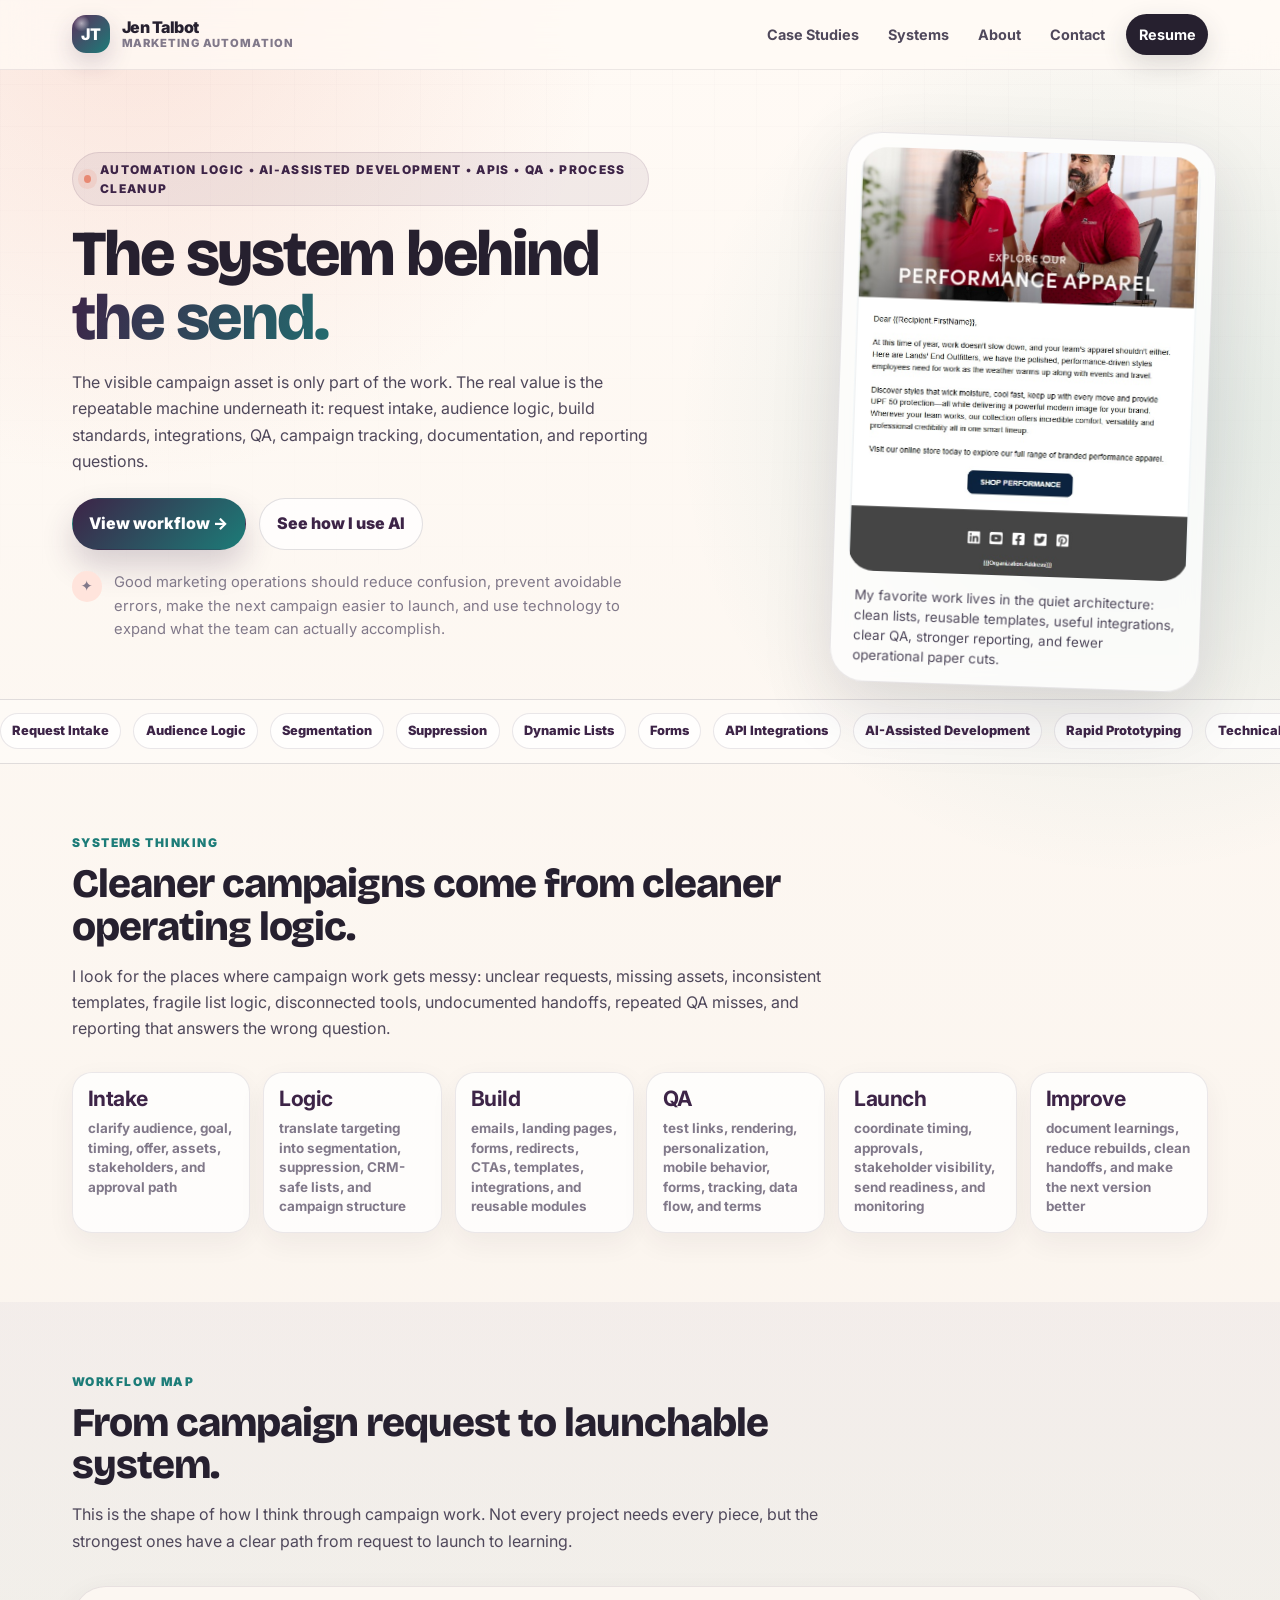
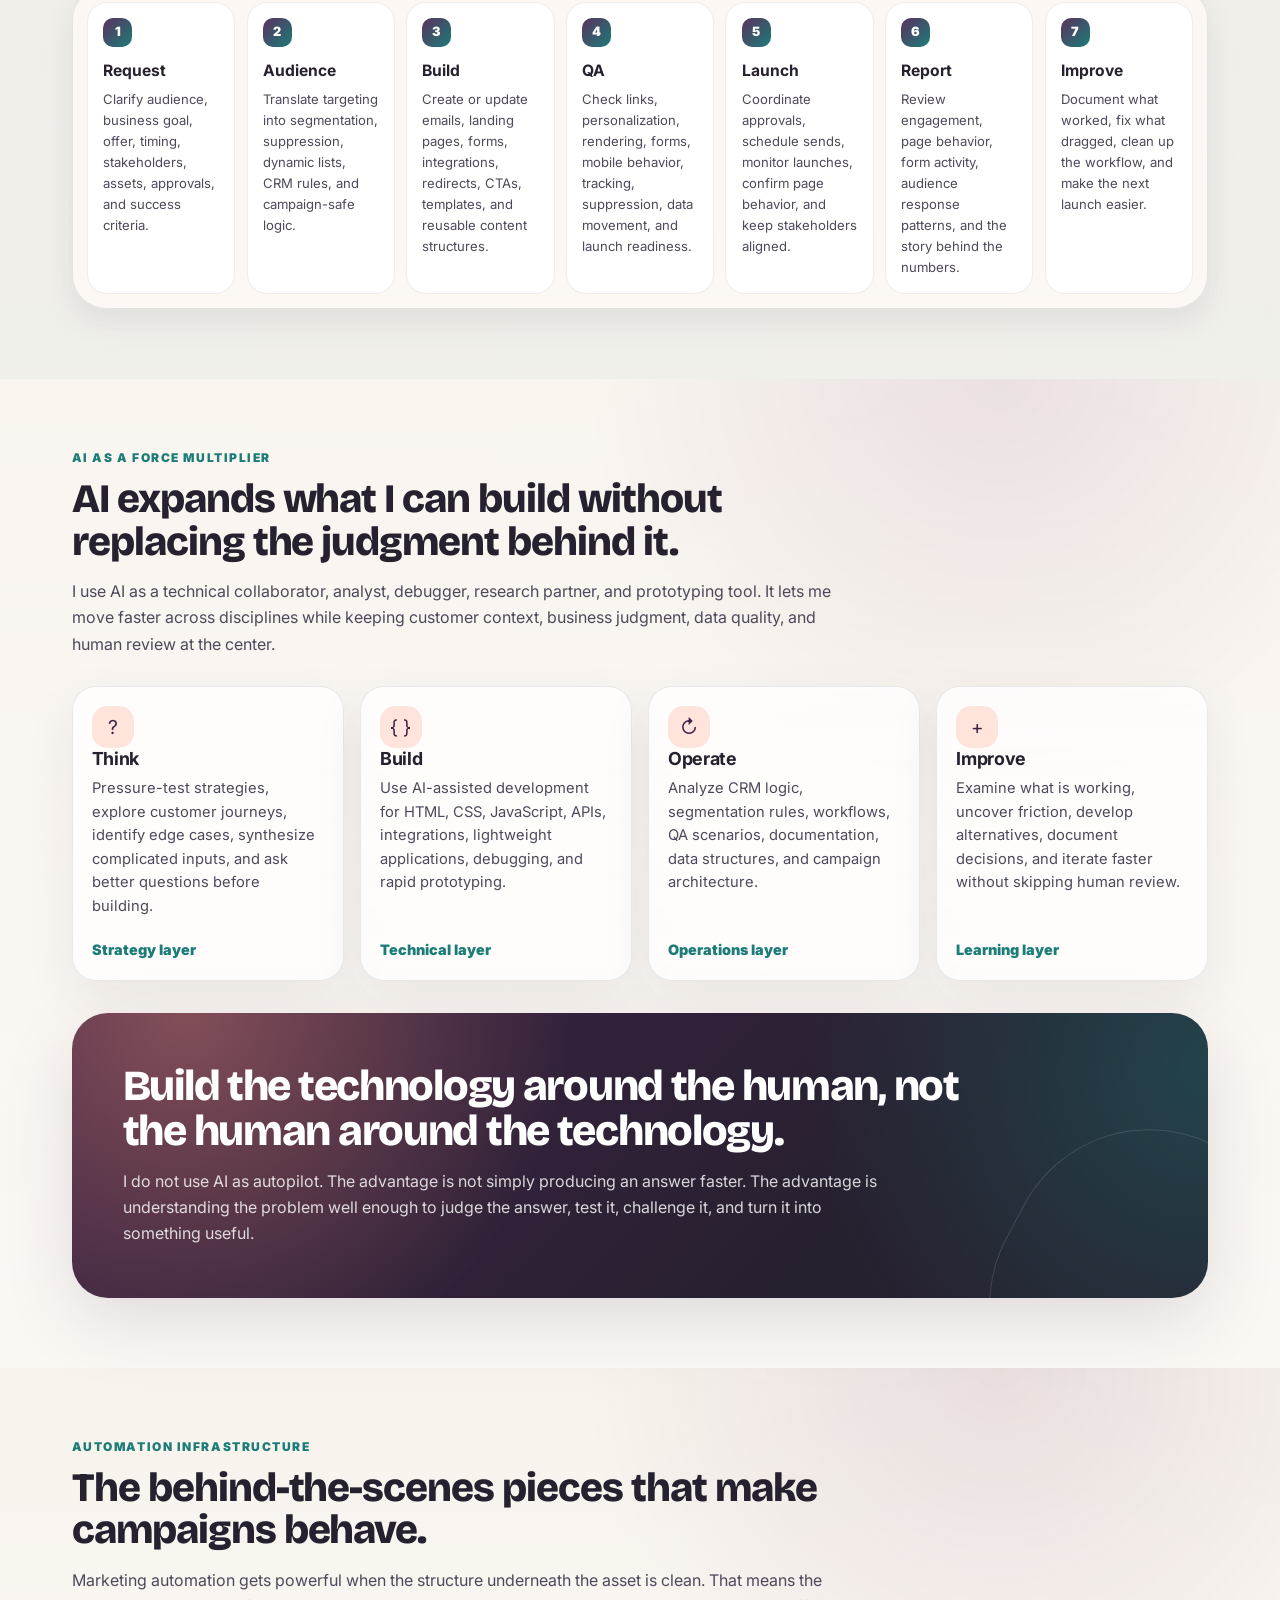
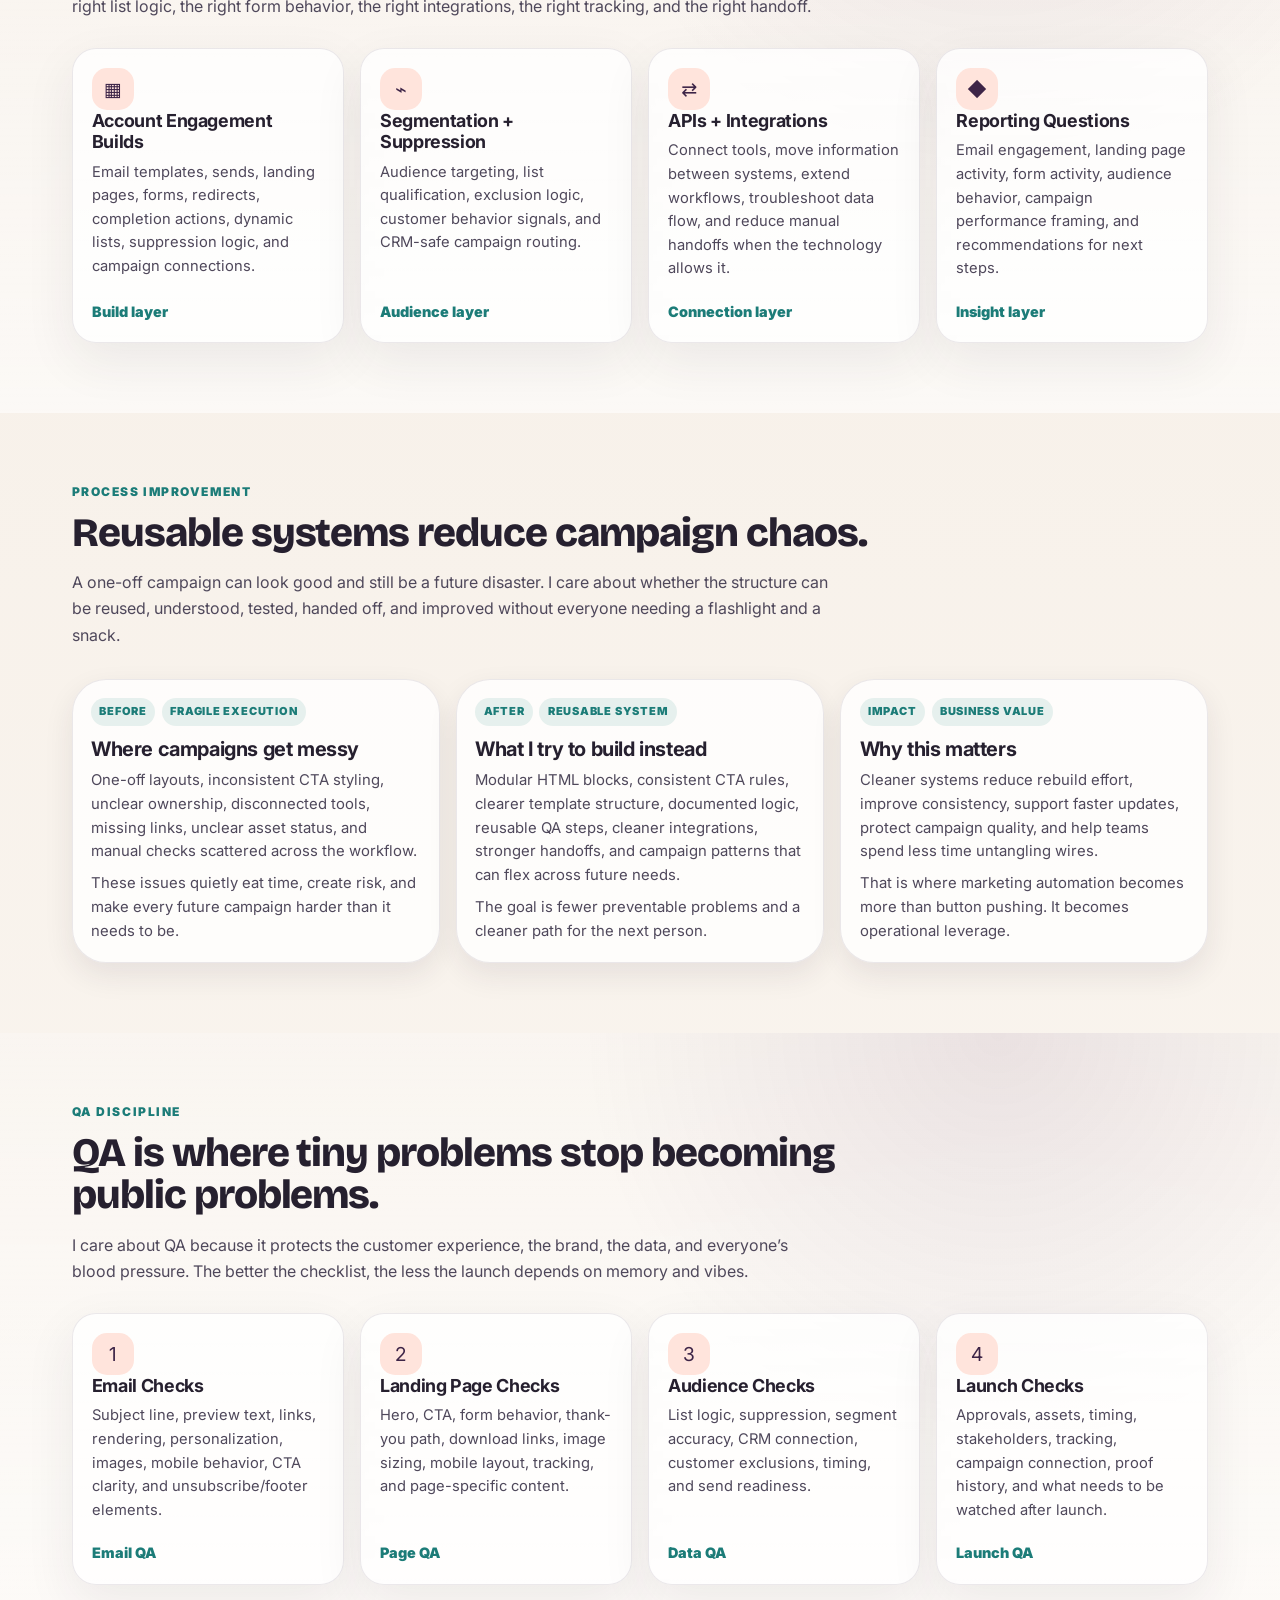
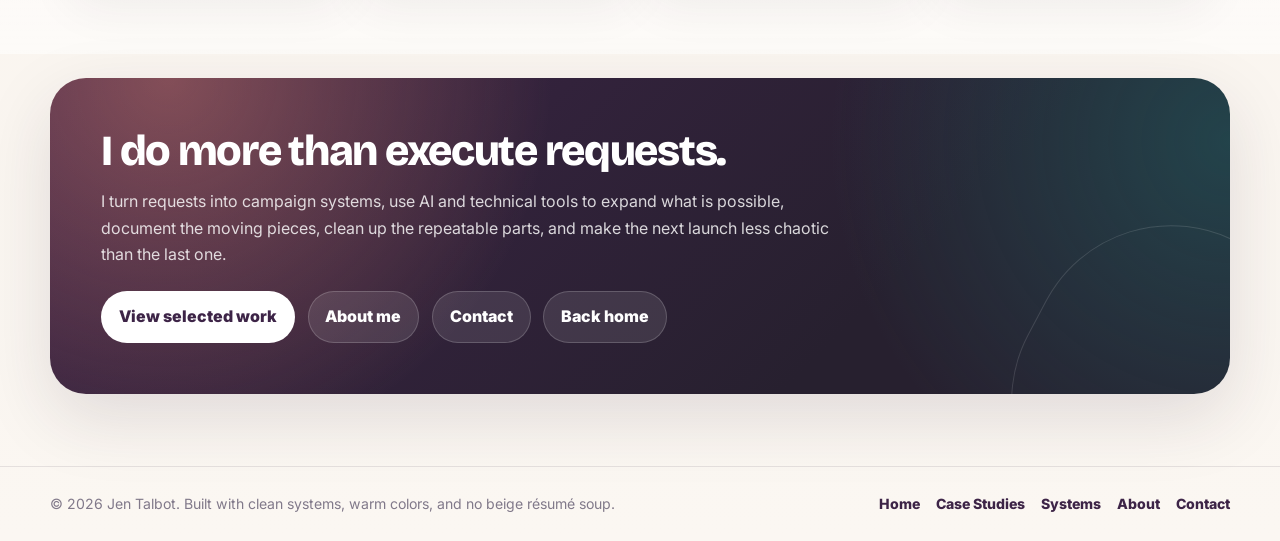
<file: Systems.html>
<!DOCTYPE html>
<html lang="en">
<head>
  <meta charset="UTF-8" />
  <meta name="viewport" content="width=device-width, initial-scale=1.0" />
  <meta name="description" content="Jen Talbot's marketing automation systems approach, including AI-assisted development, APIs, request intake, audience segmentation, QA, reporting, documentation, and process improvement." />
  <title>Systems | Jen Talbot</title>

  <link rel="preconnect" href="https://fonts.googleapis.com">
  <link rel="preconnect" href="https://fonts.gstatic.com" crossorigin>
  <link href="https://fonts.googleapis.com/css2?family=Fraunces:opsz,wght@9..144,650;9..144,800&family=Inter:wght@400;600;700;800;900&display=swap" rel="stylesheet">

  <link rel="stylesheet" href="style.css" />
</head>

<body>
  <a class="skip-link" href="#main">Skip to content</a>

  <header class="site-nav" aria-label="Primary navigation">
    <div class="nav-inner">
      <a class="brand" href="index.html" aria-label="Jen Talbot home">
        <span class="brand-mark" aria-hidden="true">JT</span>
        <span class="brand-text">
          <span>Jen Talbot</span>
          <span>Marketing Automation</span>
        </span>
      </a>

      <button class="nav-toggle" type="button" aria-expanded="false" aria-controls="nav-links">Menu</button>

      <nav class="nav-links" id="nav-links">
        <a href="work.html">Case Studies</a>
        <a href="systems.html">Systems</a>
        <a href="about.html">About</a>
        <a href="contact.html">Contact</a>
        <a class="nav-cta" href="Jen Talbot Professional Resume.pdf">Resume</a>
      </nav>
    </div>
  </header>

  <main id="main">
    <section class="hero" id="top">
      <div class="hero-grid">
        <div class="hero-content reveal">
          <span class="eyebrow">Automation logic • AI-assisted development • APIs • QA • process cleanup</span>

          <h1>
            The system behind
            <span class="gradient-text">the send.</span>
          </h1>

          <p class="hero-copy">
            The visible campaign asset is only part of the work. The real value is the repeatable machine underneath it:
            request intake, audience logic, build standards, integrations, QA, campaign tracking, documentation, and reporting questions.
          </p>

          <div class="hero-actions">
            <a class="button primary" href="#workflow">View workflow →</a>
            <a class="button secondary" href="#ai-force-multiplier">See how I use AI</a>
          </div>

          <div class="hero-note">
            <span class="spark" aria-hidden="true">✦</span>
            <p>
              Good marketing operations should reduce confusion, prevent avoidable errors, make the next campaign easier to launch,
              and use technology to expand what the team can actually accomplish.
            </p>
          </div>
        </div>

        <div class="hero-media reveal" aria-label="Marketing automation systems overview">
          <div class="portrait-card">
            <div class="portrait-frame">
              <img src="assets/images/work-brand-story.jpg" alt="Marketing automation campaign preview" />
            </div>
            <p class="portrait-caption">
              My favorite work lives in the quiet architecture: clean lists, reusable templates, useful integrations, clear QA, stronger reporting, and fewer operational paper cuts.
            </p>
          </div>
        </div>
      </div>
    </section>

    <div class="skill-marquee" aria-label="Systems skills">
      <div class="marquee-track">
        <span>Request Intake</span><span>Audience Logic</span><span>Segmentation</span><span>Suppression</span><span>Dynamic Lists</span><span>Forms</span><span>API Integrations</span><span>AI-Assisted Development</span><span>Rapid Prototyping</span><span>Technical Troubleshooting</span><span>Email QA</span><span>Landing Page QA</span><span>Tracking</span><span>Documentation</span><span>Reporting</span><span>Workflow Cleanup</span><span>Process Improvement</span>
        <span>Request Intake</span><span>Audience Logic</span><span>Segmentation</span><span>Suppression</span><span>Dynamic Lists</span><span>Forms</span><span>API Integrations</span><span>AI-Assisted Development</span><span>Rapid Prototyping</span><span>Technical Troubleshooting</span><span>Email QA</span><span>Landing Page QA</span><span>Tracking</span><span>Documentation</span><span>Reporting</span><span>Workflow Cleanup</span><span>Process Improvement</span>
      </div>
    </div>

    <section class="proof" aria-labelledby="systems-title">
      <div class="section-wrap">
        <p class="section-kicker">Systems thinking</p>
        <h2 class="section-title" id="systems-title">Cleaner campaigns come from cleaner operating logic.</h2>
        <p class="section-copy">
          I look for the places where campaign work gets messy: unclear requests, missing assets, inconsistent templates,
          fragile list logic, disconnected tools, undocumented handoffs, repeated QA misses, and reporting that answers the wrong question.
        </p>

        <div class="cred-grid reveal">
          <div class="cred-card"><strong>Intake</strong><span>clarify audience, goal, timing, offer, assets, stakeholders, and approval path</span></div>
          <div class="cred-card"><strong>Logic</strong><span>translate targeting into segmentation, suppression, CRM-safe lists, and campaign structure</span></div>
          <div class="cred-card"><strong>Build</strong><span>emails, landing pages, forms, redirects, CTAs, templates, integrations, and reusable modules</span></div>
          <div class="cred-card"><strong>QA</strong><span>test links, rendering, personalization, mobile behavior, forms, tracking, data flow, and terms</span></div>
          <div class="cred-card"><strong>Launch</strong><span>coordinate timing, approvals, stakeholder visibility, send readiness, and monitoring</span></div>
          <div class="cred-card"><strong>Improve</strong><span>document learnings, reduce rebuilds, clean handoffs, and make the next version better</span></div>
        </div>
      </div>
    </section>

    <section class="system" id="workflow" aria-labelledby="workflow-title">
      <div class="section-wrap">
        <p class="section-kicker">Workflow map</p>
        <h2 class="section-title" id="workflow-title">From campaign request to launchable system.</h2>
        <p class="section-copy">
          This is the shape of how I think through campaign work. Not every project needs every piece,
          but the strongest ones have a clear path from request to launch to learning.
        </p>

        <div class="flow reveal">
          <div class="flow-grid">
            <div class="flow-step"><div class="flow-num">1</div><h3>Request</h3><p>Clarify audience, business goal, offer, timing, stakeholders, assets, approvals, and success criteria.</p></div>
            <div class="flow-step"><div class="flow-num">2</div><h3>Audience</h3><p>Translate targeting into segmentation, suppression, dynamic lists, CRM rules, and campaign-safe logic.</p></div>
            <div class="flow-step"><div class="flow-num">3</div><h3>Build</h3><p>Create or update emails, landing pages, forms, integrations, redirects, CTAs, templates, and reusable content structures.</p></div>
            <div class="flow-step"><div class="flow-num">4</div><h3>QA</h3><p>Check links, personalization, rendering, forms, mobile behavior, tracking, suppression, data movement, and launch readiness.</p></div>
            <div class="flow-step"><div class="flow-num">5</div><h3>Launch</h3><p>Coordinate approvals, schedule sends, monitor launches, confirm page behavior, and keep stakeholders aligned.</p></div>
            <div class="flow-step"><div class="flow-num">6</div><h3>Report</h3><p>Review engagement, page behavior, form activity, audience response patterns, and the story behind the numbers.</p></div>
            <div class="flow-step"><div class="flow-num">7</div><h3>Improve</h3><p>Document what worked, fix what dragged, clean up the workflow, and make the next launch easier.</p></div>
          </div>
        </div>
      </div>
    </section>

    <section class="explore" id="ai-force-multiplier" aria-labelledby="ai-title">
      <div class="section-wrap">
        <p class="section-kicker">AI as a force multiplier</p>
        <h2 class="section-title" id="ai-title">AI expands what I can build without replacing the judgment behind it.</h2>
        <p class="section-copy">
          I use AI as a technical collaborator, analyst, debugger, research partner, and prototyping tool. It lets me move faster across disciplines while keeping customer context, business judgment, data quality, and human review at the center.
        </p>

        <div class="explore-grid reveal">
          <article class="explore-card">
            <div><div class="card-icon" aria-hidden="true">?</div><h3>Think</h3><p>Pressure-test strategies, explore customer journeys, identify edge cases, synthesize complicated inputs, and ask better questions before building.</p></div>
            <span class="card-link">Strategy layer</span>
          </article>

          <article class="explore-card">
            <div><div class="card-icon" aria-hidden="true">{ }</div><h3>Build</h3><p>Use AI-assisted development for HTML, CSS, JavaScript, APIs, integrations, lightweight applications, debugging, and rapid prototyping.</p></div>
            <span class="card-link">Technical layer</span>
          </article>

          <article class="explore-card">
            <div><div class="card-icon" aria-hidden="true">↻</div><h3>Operate</h3><p>Analyze CRM logic, segmentation rules, workflows, QA scenarios, documentation, data structures, and campaign architecture.</p></div>
            <span class="card-link">Operations layer</span>
          </article>

          <article class="explore-card">
            <div><div class="card-icon" aria-hidden="true">+</div><h3>Improve</h3><p>Examine what is working, uncover friction, develop alternatives, document decisions, and iterate faster without skipping human review.</p></div>
            <span class="card-link">Learning layer</span>
          </article>
        </div>

        <div class="cta-card reveal" style="margin-top:2rem;">
          <h2>Build the technology around the human, not the human around the technology.</h2>
          <p>
            I do not use AI as autopilot. The advantage is not simply producing an answer faster. The advantage is understanding the problem well enough to judge the answer, test it, challenge it, and turn it into something useful.
          </p>
        </div>
      </div>
    </section>

    <section class="explore" aria-labelledby="automation-title">
      <div class="section-wrap">
        <p class="section-kicker">Automation infrastructure</p>
        <h2 class="section-title" id="automation-title">The behind-the-scenes pieces that make campaigns behave.</h2>
        <p class="section-copy">
          Marketing automation gets powerful when the structure underneath the asset is clean.
          That means the right list logic, the right form behavior, the right integrations, the right tracking, and the right handoff.
        </p>

        <div class="explore-grid reveal">
          <article class="explore-card"><div><div class="card-icon" aria-hidden="true">▦</div><h3>Account Engagement Builds</h3><p>Email templates, sends, landing pages, forms, redirects, completion actions, dynamic lists, suppression logic, and campaign connections.</p></div><span class="card-link">Build layer</span></article>
          <article class="explore-card"><div><div class="card-icon" aria-hidden="true">⌁</div><h3>Segmentation + Suppression</h3><p>Audience targeting, list qualification, exclusion logic, customer behavior signals, and CRM-safe campaign routing.</p></div><span class="card-link">Audience layer</span></article>
          <article class="explore-card"><div><div class="card-icon" aria-hidden="true">⇄</div><h3>APIs + Integrations</h3><p>Connect tools, move information between systems, extend workflows, troubleshoot data flow, and reduce manual handoffs when the technology allows it.</p></div><span class="card-link">Connection layer</span></article>
          <article class="explore-card"><div><div class="card-icon" aria-hidden="true">◆</div><h3>Reporting Questions</h3><p>Email engagement, landing page activity, form activity, audience behavior, campaign performance framing, and recommendations for next steps.</p></div><span class="card-link">Insight layer</span></article>
        </div>
      </div>
    </section>

    <section aria-labelledby="process-title">
      <div class="section-wrap">
        <p class="section-kicker">Process improvement</p>
        <h2 class="section-title" id="process-title">Reusable systems reduce campaign chaos.</h2>
        <p class="section-copy">
          A one-off campaign can look good and still be a future disaster. I care about whether the structure can be reused,
          understood, tested, handed off, and improved without everyone needing a flashlight and a snack.
        </p>

        <div class="featured-grid reveal">
          <article class="project-card"><div class="project-body"><div class="tag-row"><span class="tag">before</span><span class="tag">fragile execution</span></div><h3>Where campaigns get messy</h3><p>One-off layouts, inconsistent CTA styling, unclear ownership, disconnected tools, missing links, unclear asset status, and manual checks scattered across the workflow.</p><p>These issues quietly eat time, create risk, and make every future campaign harder than it needs to be.</p></div></article>
          <article class="project-card"><div class="project-body"><div class="tag-row"><span class="tag">after</span><span class="tag">reusable system</span></div><h3>What I try to build instead</h3><p>Modular HTML blocks, consistent CTA rules, clearer template structure, documented logic, reusable QA steps, cleaner integrations, stronger handoffs, and campaign patterns that can flex across future needs.</p><p>The goal is fewer preventable problems and a cleaner path for the next person.</p></div></article>
          <article class="project-card"><div class="project-body"><div class="tag-row"><span class="tag">impact</span><span class="tag">business value</span></div><h3>Why this matters</h3><p>Cleaner systems reduce rebuild effort, improve consistency, support faster updates, protect campaign quality, and help teams spend less time untangling wires.</p><p>That is where marketing automation becomes more than button pushing. It becomes operational leverage.</p></div></article>
        </div>
      </div>
    </section>

    <section class="explore" aria-labelledby="qa-title">
      <div class="section-wrap">
        <p class="section-kicker">QA discipline</p>
        <h2 class="section-title" id="qa-title">QA is where tiny problems stop becoming public problems.</h2>
        <p class="section-copy">
          I care about QA because it protects the customer experience, the brand, the data, and everyone’s blood pressure.
          The better the checklist, the less the launch depends on memory and vibes.
        </p>

        <div class="explore-grid reveal">
          <article class="explore-card"><div><div class="card-icon" aria-hidden="true">1</div><h3>Email Checks</h3><p>Subject line, preview text, links, rendering, personalization, images, mobile behavior, CTA clarity, and unsubscribe/footer elements.</p></div><span class="card-link">Email QA</span></article>
          <article class="explore-card"><div><div class="card-icon" aria-hidden="true">2</div><h3>Landing Page Checks</h3><p>Hero, CTA, form behavior, thank-you path, download links, image sizing, mobile layout, tracking, and page-specific content.</p></div><span class="card-link">Page QA</span></article>
          <article class="explore-card"><div><div class="card-icon" aria-hidden="true">3</div><h3>Audience Checks</h3><p>List logic, suppression, segment accuracy, CRM connection, customer exclusions, timing, and send readiness.</p></div><span class="card-link">Data QA</span></article>
          <article class="explore-card"><div><div class="card-icon" aria-hidden="true">4</div><h3>Launch Checks</h3><p>Approvals, assets, timing, stakeholders, tracking, campaign connection, proof history, and what needs to be watched after launch.</p></div><span class="card-link">Launch QA</span></article>
        </div>
      </div>
    </section>

    <section class="cta" aria-labelledby="cta-title">
      <div class="cta-card reveal">
        <h2 id="cta-title">I do more than execute requests.</h2>
        <p>
          I turn requests into campaign systems, use AI and technical tools to expand what is possible, document the moving pieces,
          clean up the repeatable parts, and make the next launch less chaotic than the last one.
        </p>

        <div class="cta-row">
          <a class="button primary" href="work.html">View selected work</a>
          <a class="button secondary" href="about.html">About me</a>
          <a class="button secondary" href="contact.html">Contact</a>
          <a class="button secondary" href="index.html">Back home</a>
        </div>
      </div>
    </section>
  </main>

  <footer class="site-footer">
    <div class="footer-inner">
      <p>© <span id="year"></span> Jen Talbot. Built with clean systems, warm colors, and no beige résumé soup.</p>
      <div class="footer-links">
        <a href="index.html">Home</a><a href="work.html">Case Studies</a><a href="systems.html">Systems</a><a href="about.html">About</a><a href="contact.html">Contact</a>
      </div>
    </div>
  </footer>

  <script>
    const navToggle = document.querySelector(".nav-toggle");
    const navLinks = document.querySelector(".nav-links");
    navToggle?.addEventListener("click", () => { const isOpen = navLinks.classList.toggle("is-open"); navToggle.setAttribute("aria-expanded", String(isOpen)); });
    document.querySelectorAll(".nav-links a").forEach((link) => { link.addEventListener("click", () => { navLinks.classList.remove("is-open"); navToggle?.setAttribute("aria-expanded", "false"); }); });
    const observer = new IntersectionObserver((entries) => { entries.forEach((entry) => { if (entry.isIntersecting) entry.target.classList.add("is-visible"); }); }, { threshold: 0.14 });
    document.querySelectorAll(".reveal").forEach((el) => observer.observe(el));
    document.getElementById("year").textContent = new Date().getFullYear();
  </script>
</body>
</html>
</file>
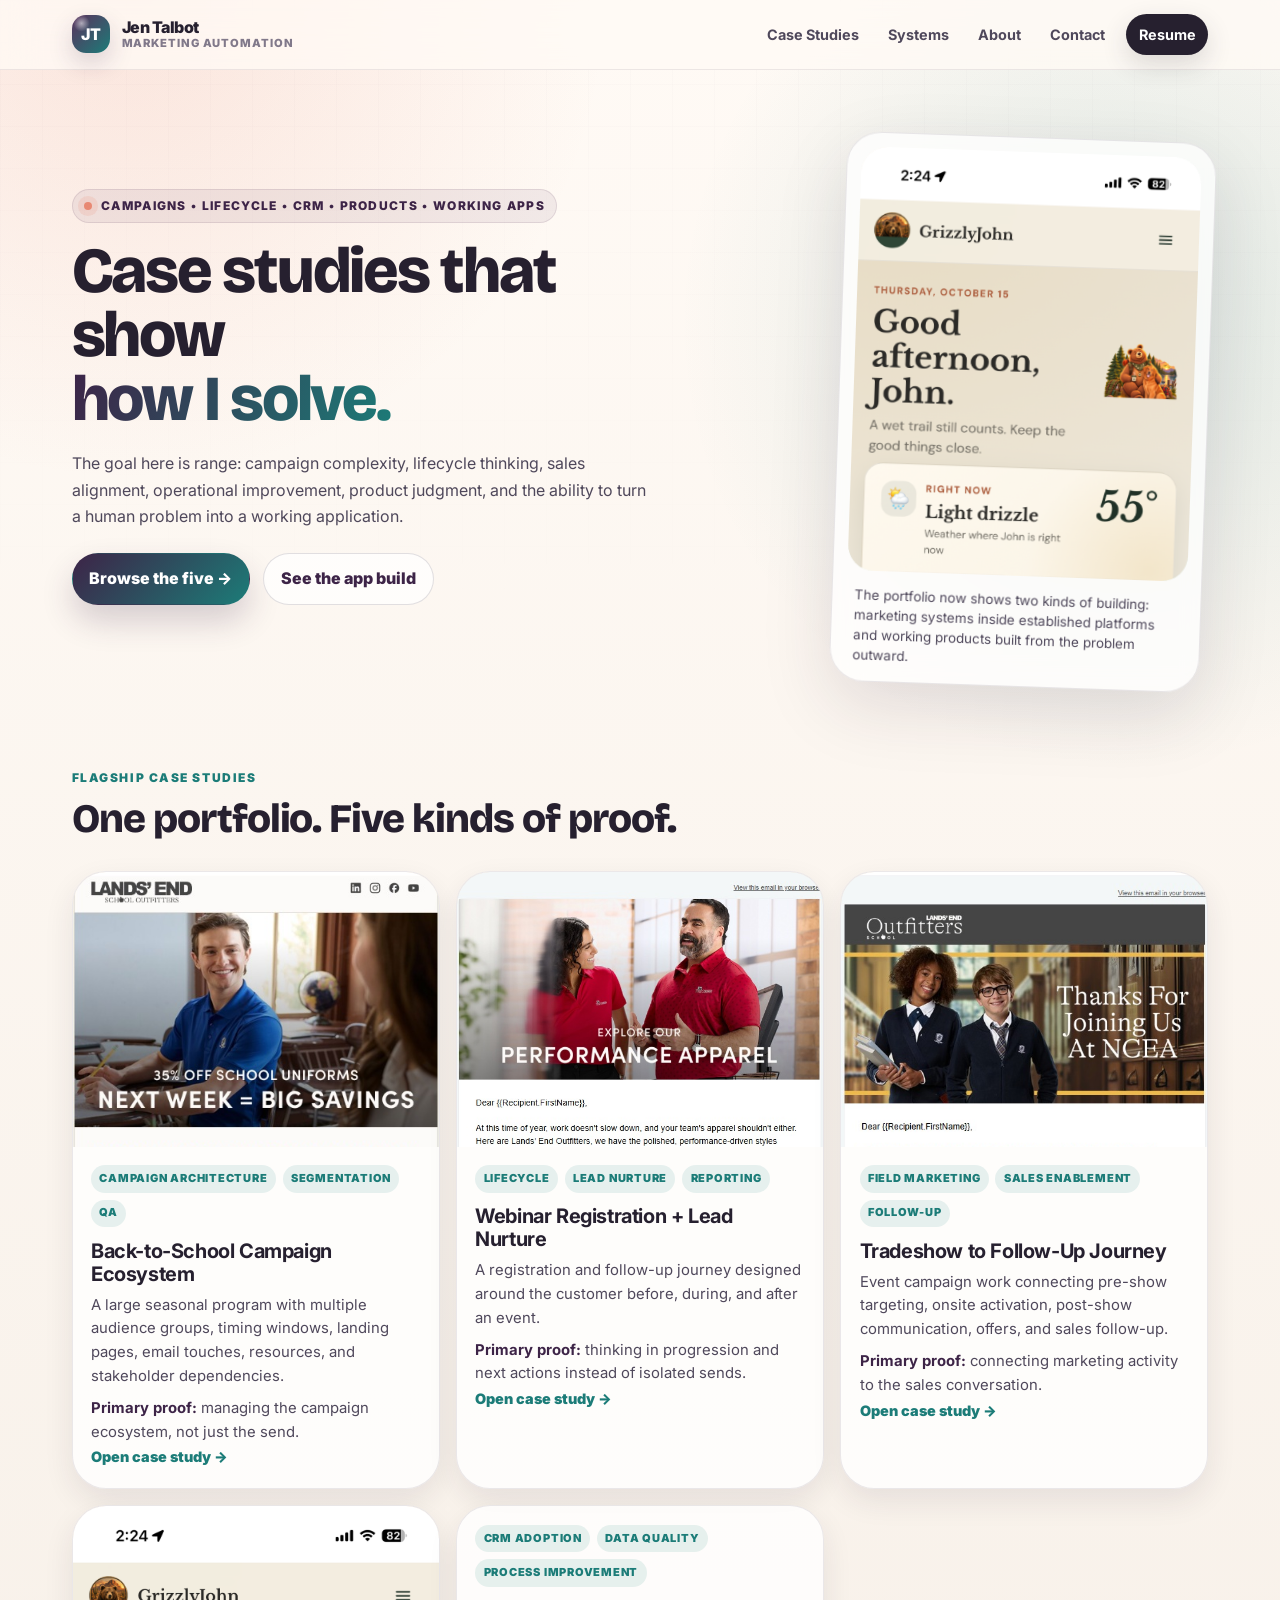
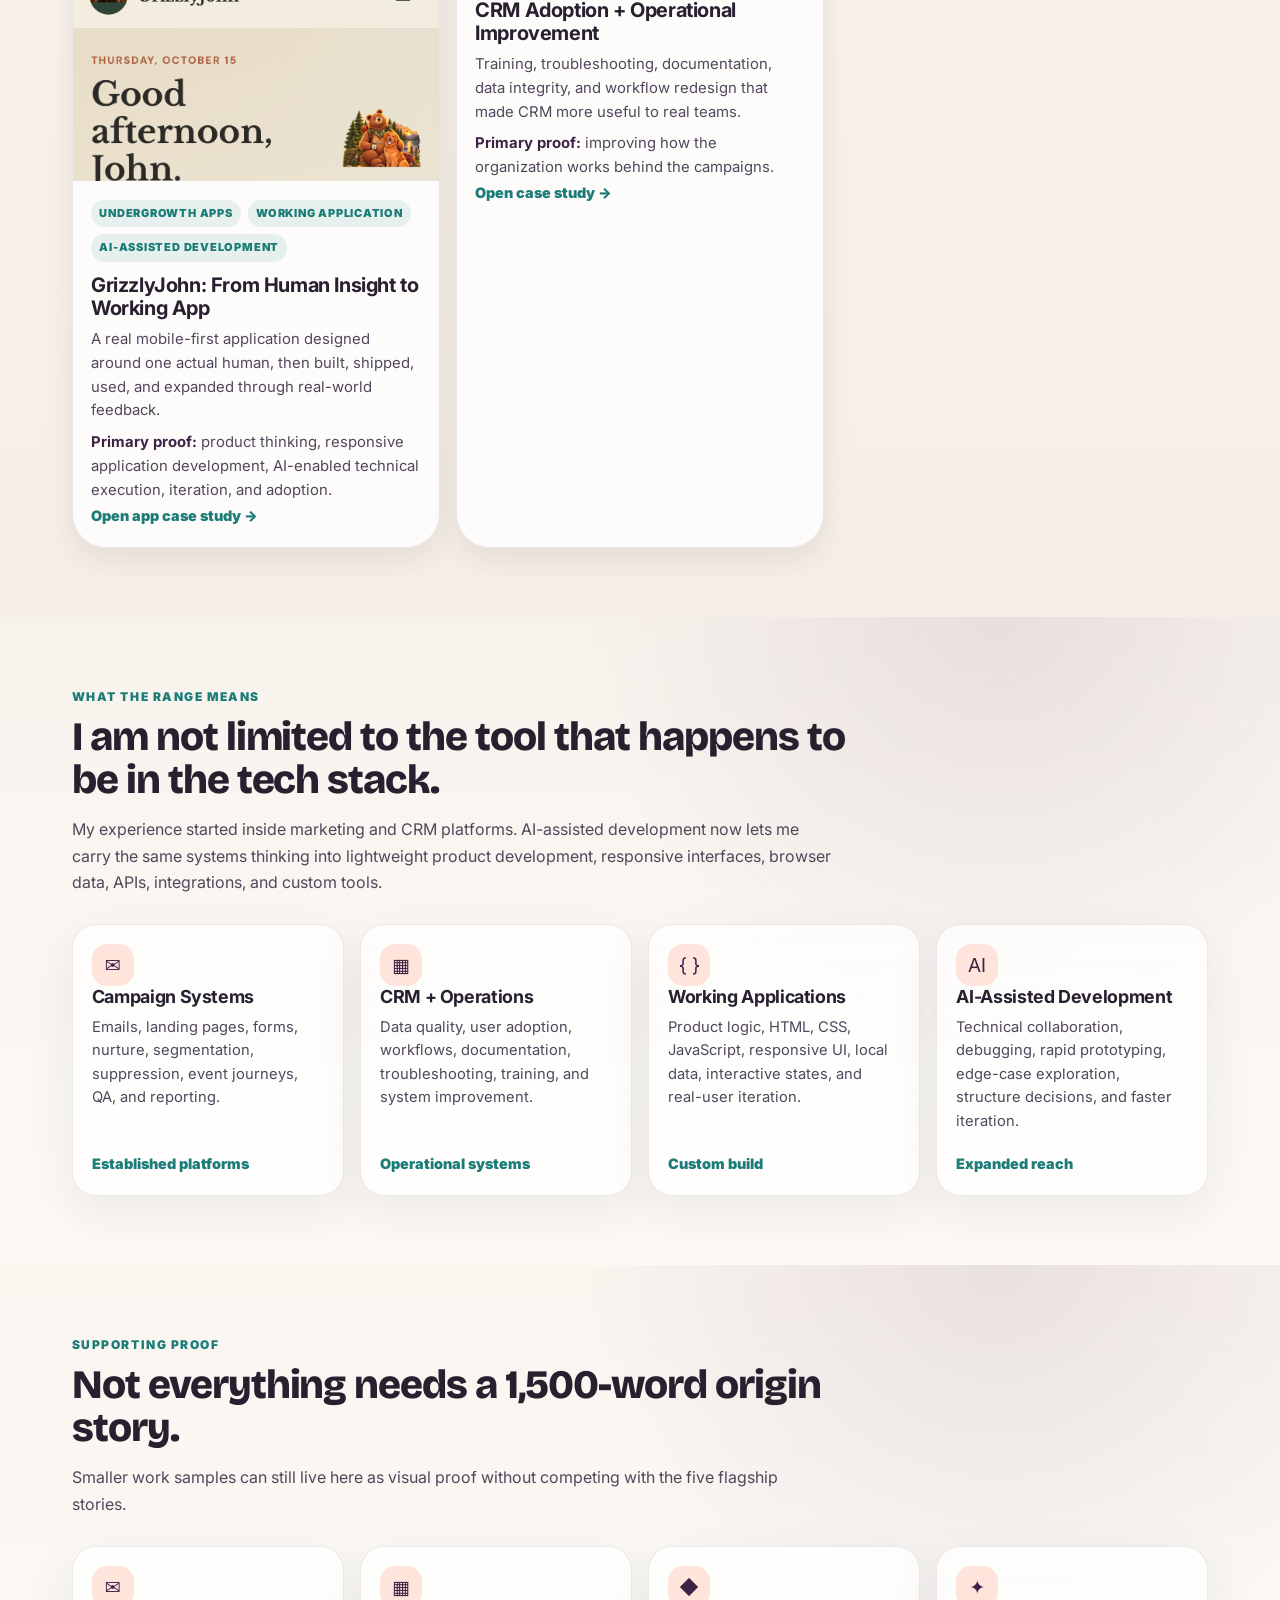
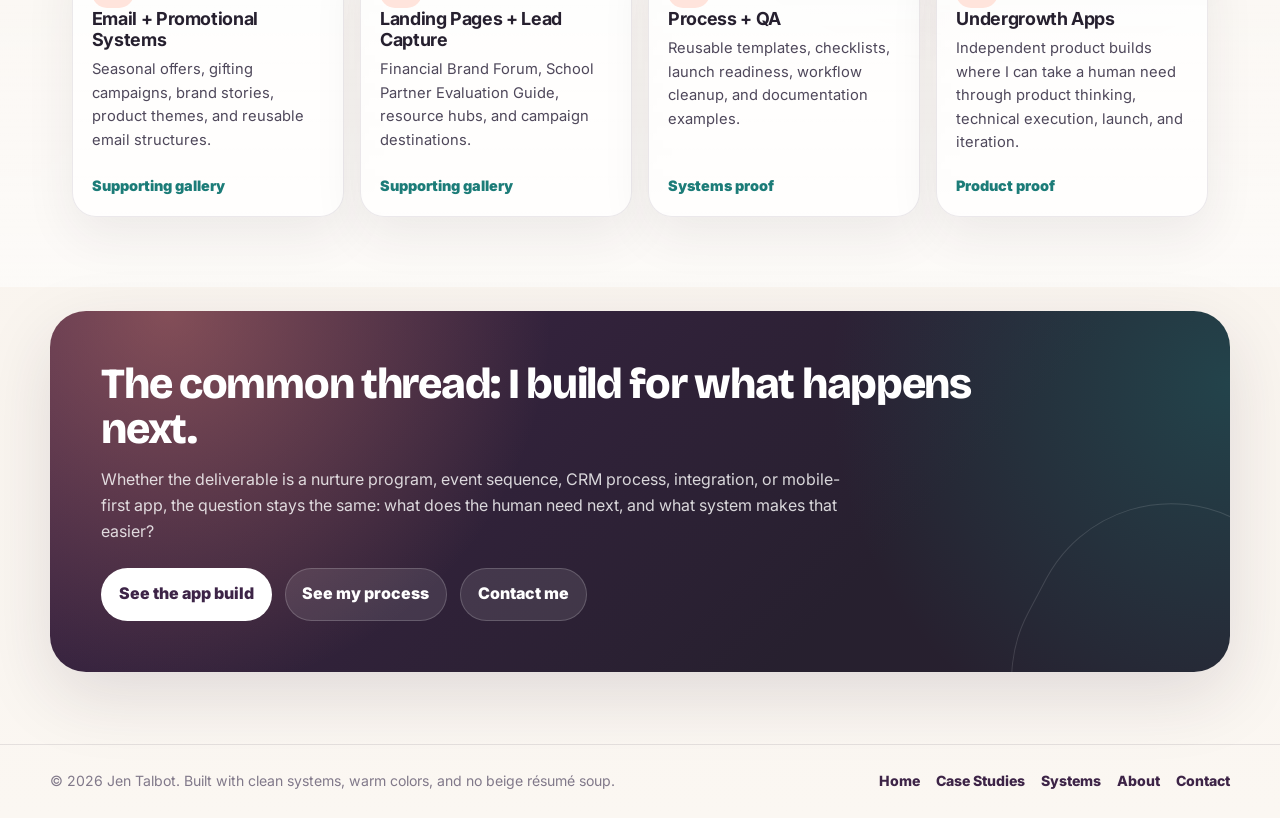
<file: work.html>
<!DOCTYPE html>
<html lang="en">
<head>
  <meta charset="UTF-8" />
  <meta name="viewport" content="width=device-width, initial-scale=1.0" />
  <meta name="description" content="Five flagship case studies from Jen Talbot across marketing automation, lifecycle, CRM operations, field marketing, and working application development." />
  <title>Case Studies | Jen Talbot</title>
  <link rel="preconnect" href="https://fonts.googleapis.com">
  <link rel="preconnect" href="https://fonts.gstatic.com" crossorigin>
  <link href="https://fonts.googleapis.com/css2?family=Fraunces:opsz,wght@9..144,650;9..144,800&family=Inter:wght@400;600;700;800;900&display=swap" rel="stylesheet">
  <link rel="stylesheet" href="style.css" />
</head>
<body>
  <a class="skip-link" href="#main">Skip to content</a>
  <header class="site-nav" aria-label="Primary navigation">
    <div class="nav-inner">
      <a class="brand" href="index.html" aria-label="Jen Talbot home"><span class="brand-mark" aria-hidden="true">JT</span><span class="brand-text"><span>Jen Talbot</span><span>Marketing Automation</span></span></a>
      <button class="nav-toggle" type="button" aria-expanded="false" aria-controls="nav-links">Menu</button>
      <nav class="nav-links" id="nav-links"><a href="work.html">Case Studies</a><a href="systems.html">Systems</a><a href="about.html">About</a><a href="contact.html">Contact</a><a class="nav-cta" href="Jen Talbot Professional Resume.pdf">Resume</a></nav>
    </div>
  </header>

  <main id="main">
    <section class="hero">
      <div class="hero-grid">
        <div class="hero-content reveal">
          <span class="eyebrow">campaigns • lifecycle • CRM • products • working apps</span>
          <h1>Case studies that show <span class="gradient-text">how I solve.</span></h1>
          <p class="hero-copy">The goal here is range: campaign complexity, lifecycle thinking, sales alignment, operational improvement, product judgment, and the ability to turn a human problem into a working application.</p>
          <div class="hero-actions"><a class="button primary" href="#case-studies">Browse the five →</a><a class="button secondary" href="case-study-grizzlyjohn.html">See the app build</a></div>
        </div>
        <div class="hero-media reveal" aria-label="Case study overview">
          <div class="portrait-card"><div class="portrait-frame"><img src="assets/images/grizzlyjohn-today.png" alt="GrizzlyJohn mobile app home screen" style="object-position:top center;" /></div><p class="portrait-caption">The portfolio now shows two kinds of building: marketing systems inside established platforms and working products built from the problem outward.</p></div>
        </div>
      </div>
    </section>

    <section id="case-studies" aria-labelledby="case-title">
      <div class="section-wrap">
        <p class="section-kicker">Flagship case studies</p>
        <h2 class="section-title" id="case-title">One portfolio. Five kinds of proof.</h2>
        <div class="featured-grid reveal">
          <a class="project-card" href="case-study-back-to-school.html">
            <div class="project-image"><img src="assets/images/work-bts-email.jpg" alt="Back-to-School campaign preview" /></div>
            <div class="project-body"><div class="tag-row"><span class="tag">campaign architecture</span><span class="tag">segmentation</span><span class="tag">QA</span></div><h3>Back-to-School Campaign Ecosystem</h3><p>A large seasonal program with multiple audience groups, timing windows, landing pages, email touches, resources, and stakeholder dependencies.</p><p><strong>Primary proof:</strong> managing the campaign ecosystem, not just the send.</p><span class="card-link">Open case study →</span></div>
          </a>

          <a class="project-card" href="case-study-webinar-nurture.html">
            <div class="project-image"><img src="assets/images/work-brand-story.jpg" alt="Webinar campaign preview" /></div>
            <div class="project-body"><div class="tag-row"><span class="tag">lifecycle</span><span class="tag">lead nurture</span><span class="tag">reporting</span></div><h3>Webinar Registration + Lead Nurture</h3><p>A registration and follow-up journey designed around the customer before, during, and after an event.</p><p><strong>Primary proof:</strong> thinking in progression and next actions instead of isolated sends.</p><span class="card-link">Open case study →</span></div>
          </a>

          <a class="project-card" href="case-study-tradeshow-journey.html">
            <div class="project-image"><img src="assets/images/work-ncea-postshow.jpg" alt="Tradeshow campaign preview" /></div>
            <div class="project-body"><div class="tag-row"><span class="tag">field marketing</span><span class="tag">sales enablement</span><span class="tag">follow-up</span></div><h3>Tradeshow to Follow-Up Journey</h3><p>Event campaign work connecting pre-show targeting, onsite activation, post-show communication, offers, and sales follow-up.</p><p><strong>Primary proof:</strong> connecting marketing activity to the sales conversation.</p><span class="card-link">Open case study →</span></div>
          </a>

          <a class="project-card" href="case-study-grizzlyjohn.html">
            <div class="project-image"><img src="assets/images/grizzlyjohn-today.png" alt="GrizzlyJohn working mobile app home screen" style="object-position:top center;" /></div>
            <div class="project-body"><div class="tag-row"><span class="tag">Undergrowth Apps</span><span class="tag">working application</span><span class="tag">AI-assisted development</span></div><h3>GrizzlyJohn: From Human Insight to Working App</h3><p>A real mobile-first application designed around one actual human, then built, shipped, used, and expanded through real-world feedback.</p><p><strong>Primary proof:</strong> product thinking, responsive application development, AI-enabled technical execution, iteration, and adoption.</p><span class="card-link">Open app case study →</span></div>
          </a>

          <a class="project-card" href="case-study-crm-operations.html">
            <div class="project-body"><div class="tag-row"><span class="tag">CRM adoption</span><span class="tag">data quality</span><span class="tag">process improvement</span></div><h3>CRM Adoption + Operational Improvement</h3><p>Training, troubleshooting, documentation, data integrity, and workflow redesign that made CRM more useful to real teams.</p><p><strong>Primary proof:</strong> improving how the organization works behind the campaigns.</p><span class="card-link">Open case study →</span></div>
          </a>
        </div>
      </div>
    </section>

    <section class="explore" aria-labelledby="range-title">
      <div class="section-wrap">
        <p class="section-kicker">What the range means</p>
        <h2 class="section-title" id="range-title">I am not limited to the tool that happens to be in the tech stack.</h2>
        <p class="section-copy">My experience started inside marketing and CRM platforms. AI-assisted development now lets me carry the same systems thinking into lightweight product development, responsive interfaces, browser data, APIs, integrations, and custom tools.</p>
        <div class="explore-grid reveal">
          <article class="explore-card"><div><div class="card-icon" aria-hidden="true">✉</div><h3>Campaign Systems</h3><p>Emails, landing pages, forms, nurture, segmentation, suppression, event journeys, QA, and reporting.</p></div><span class="card-link">Established platforms</span></article>
          <article class="explore-card"><div><div class="card-icon" aria-hidden="true">▦</div><h3>CRM + Operations</h3><p>Data quality, user adoption, workflows, documentation, troubleshooting, training, and system improvement.</p></div><span class="card-link">Operational systems</span></article>
          <article class="explore-card"><div><div class="card-icon" aria-hidden="true">{ }</div><h3>Working Applications</h3><p>Product logic, HTML, CSS, JavaScript, responsive UI, local data, interactive states, and real-user iteration.</p></div><span class="card-link">Custom build</span></article>
          <article class="explore-card"><div><div class="card-icon" aria-hidden="true">AI</div><h3>AI-Assisted Development</h3><p>Technical collaboration, debugging, rapid prototyping, edge-case exploration, structure decisions, and faster iteration.</p></div><span class="card-link">Expanded reach</span></article>
        </div>
      </div>
    </section>

    <section class="explore" aria-labelledby="samples-title">
      <div class="section-wrap">
        <p class="section-kicker">Supporting proof</p>
        <h2 class="section-title" id="samples-title">Not everything needs a 1,500-word origin story.</h2>
        <p class="section-copy">Smaller work samples can still live here as visual proof without competing with the five flagship stories.</p>
        <div class="explore-grid reveal">
          <article class="explore-card"><div><div class="card-icon" aria-hidden="true">✉</div><h3>Email + Promotional Systems</h3><p>Seasonal offers, gifting campaigns, brand stories, product themes, and reusable email structures.</p></div><span class="card-link">Supporting gallery</span></article>
          <article class="explore-card"><div><div class="card-icon" aria-hidden="true">▦</div><h3>Landing Pages + Lead Capture</h3><p>Financial Brand Forum, School Partner Evaluation Guide, resource hubs, and campaign destinations.</p></div><span class="card-link">Supporting gallery</span></article>
          <article class="explore-card"><div><div class="card-icon" aria-hidden="true">◆</div><h3>Process + QA</h3><p>Reusable templates, checklists, launch readiness, workflow cleanup, and documentation examples.</p></div><span class="card-link">Systems proof</span></article>
          <article class="explore-card"><div><div class="card-icon" aria-hidden="true">✦</div><h3>Undergrowth Apps</h3><p>Independent product builds where I can take a human need through product thinking, technical execution, launch, and iteration.</p></div><span class="card-link">Product proof</span></article>
        </div>
      </div>
    </section>

    <section class="cta" aria-labelledby="cta-title">
      <div class="cta-card reveal"><h2 id="cta-title">The common thread: I build for what happens next.</h2><p>Whether the deliverable is a nurture program, event sequence, CRM process, integration, or mobile-first app, the question stays the same: what does the human need next, and what system makes that easier?</p><div class="cta-row"><a class="button primary" href="case-study-grizzlyjohn.html">See the app build</a><a class="button secondary" href="systems.html">See my process</a><a class="button secondary" href="contact.html">Contact me</a></div></div>
    </section>
  </main>

  <footer class="site-footer"><div class="footer-inner"><p>© <span id="year"></span> Jen Talbot. Built with clean systems, warm colors, and no beige résumé soup.</p><div class="footer-links"><a href="index.html">Home</a><a href="work.html">Case Studies</a><a href="systems.html">Systems</a><a href="about.html">About</a><a href="contact.html">Contact</a></div></div></footer>
  <script>
    const navToggle=document.querySelector('.nav-toggle'),navLinks=document.querySelector('.nav-links');
    navToggle?.addEventListener('click',()=>{const i=navLinks.classList.toggle('is-open');navToggle.setAttribute('aria-expanded',String(i))});
    document.querySelectorAll('.nav-links a').forEach(l=>l.addEventListener('click',()=>{navLinks.classList.remove('is-open');navToggle?.setAttribute('aria-expanded','false')}));
    const observer=new IntersectionObserver(e=>e.forEach(x=>{if(x.isIntersecting)x.target.classList.add('is-visible')}),{threshold:.14});
    document.querySelectorAll('.reveal').forEach(el=>observer.observe(el));
    document.getElementById('year').textContent=new Date().getFullYear();
  </script>
</body>
</html>
</file>
<file: style.css>
@import url('https://fonts.googleapis.com/css2?family=Bricolage+Grotesque:wght@400;500;600;700;800&family=Inter:wght@400;500;600;700;800;900&display=swap');

:root {
  --ink: #26202f;
  --ink-soft: #4f485b;
  --plum: #5b315d;
  --plum-deep: #3d2447;
  --teal: #1c7c78;
  --teal-soft: #dff3ef;
  --coral: #e88973;
  --coral-soft: #ffe4dc;
  --sand: #f6efe7;
  --sand-deep: #eadccd;
  --cream: #fffaf5;
  --white: #ffffff;
  --charcoal: #2f3035;
  --muted: #81798a;
  --line: rgba(73, 61, 84, 0.16);
  --shadow: 0 24px 70px rgba(46, 33, 53, 0.13);
  --shadow-soft: 0 12px 30px rgba(46, 33, 53, 0.09);
  --radius-xl: 34px;
  --radius-lg: 24px;
  --radius-md: 16px;
  --radius-sm: 12px;
  --max: 1180px;
  --font-heading: "Bricolage Grotesque", "Inter", system-ui, sans-serif;
  --font-body: "Inter", system-ui, -apple-system, BlinkMacSystemFont, "Segoe UI", sans-serif;
}

* { box-sizing: border-box; }
html { scroll-behavior: smooth; }
body {
  margin: 0;
  color: var(--ink);
  background:
    radial-gradient(circle at 10% 0%, rgba(232, 137, 115, 0.19), transparent 30rem),
    radial-gradient(circle at 88% 8%, rgba(28, 124, 120, 0.14), transparent 28rem),
    linear-gradient(180deg, var(--cream) 0%, var(--sand) 54%, #fbf7f2 100%);
  font-family: var(--font-body);
  line-height: 1.6;
  overflow-x: hidden;
}
body::before {
  content: "";
  position: fixed;
  inset: 0;
  pointer-events: none;
  background-image:
    linear-gradient(rgba(61, 36, 71, 0.025) 1px, transparent 1px),
    linear-gradient(90deg, rgba(61, 36, 71, 0.025) 1px, transparent 1px);
  background-size: 42px 42px;
  mask-image: linear-gradient(to bottom, rgba(0,0,0,0.55), transparent 74%);
  z-index: -2;
}
img { max-width: 100%; display: block; }
a { color: inherit; text-decoration: none; }
p { margin: 0; }
strong { color: var(--plum-deep); }

.skip-link {
  position: absolute;
  top: -48px;
  left: 16px;
  z-index: 1000;
  padding: 0.7rem 1rem;
  background: var(--ink);
  color: var(--white);
  border-radius: 999px;
  transition: top 0.2s ease;
}
.skip-link:focus { top: 14px; }

.site-nav {
  position: sticky;
  top: 0;
  z-index: 100;
  backdrop-filter: blur(18px);
  background: rgba(255, 250, 245, 0.78);
  border-bottom: 1px solid rgba(73, 61, 84, 0.1);
}
.nav-inner {
  max-width: var(--max);
  margin: 0 auto;
  padding: 0.85rem 1.35rem;
  display: flex;
  align-items: center;
  justify-content: space-between;
  gap: 1rem;
}
.brand {
  display: inline-flex;
  align-items: center;
  gap: 0.75rem;
  font-weight: 850;
  letter-spacing: -0.03em;
}
.brand-mark {
  width: 38px;
  height: 38px;
  border-radius: 14px;
  display: grid;
  place-items: center;
  color: var(--white);
  background:
    radial-gradient(circle at 25% 22%, rgba(255,255,255,0.55), transparent 20%),
    linear-gradient(135deg, var(--plum), var(--teal));
  box-shadow: 0 10px 24px rgba(61, 36, 71, 0.18);
}
.brand-text { display: grid; line-height: 1.1; }
.brand-text span:first-child { font-size: 1rem; }
.brand-text span:last-child {
  font-size: 0.7rem;
  color: var(--muted);
  letter-spacing: 0.08em;
  text-transform: uppercase;
}
.nav-links { display: flex; align-items: center; gap: 0.25rem; }
.nav-links a {
  padding: 0.58rem 0.78rem;
  border-radius: 999px;
  font-size: 0.9rem;
  font-weight: 700;
  color: var(--ink-soft);
  transition: background 0.2s ease, color 0.2s ease, transform 0.2s ease;
}
.nav-links a:hover {
  background: rgba(91, 49, 93, 0.08);
  color: var(--plum-deep);
  transform: translateY(-1px);
}
.nav-links .nav-cta {
  margin-left: 0.3rem;
  background: var(--ink);
  color: var(--white);
  box-shadow: 0 10px 26px rgba(47, 48, 53, 0.16);
}
.nav-links .nav-cta:hover { background: var(--plum-deep); color: var(--white); }
.nav-toggle {
  display: none;
  border: 1px solid var(--line);
  background: rgba(255,255,255,0.65);
  border-radius: 999px;
  padding: 0.65rem 0.8rem;
  color: var(--ink);
  font-weight: 800;
}

.hero {
  position: relative;
  max-width: var(--max);
  margin: 0 auto;
  padding: 4.2rem 1.35rem 2.6rem;
}
.hero-grid {
  display: grid;
  grid-template-columns: minmax(0, 1.06fr) minmax(330px, 0.94fr);
  align-items: center;
  gap: 3rem;
}
.eyebrow {
  display: inline-flex;
  align-items: center;
  gap: 0.55rem;
  width: fit-content;
  padding: 0.42rem 0.72rem;
  border-radius: 999px;
  background: rgba(91, 49, 93, 0.08);
  border: 1px solid rgba(91, 49, 93, 0.12);
  color: var(--plum-deep);
  font-size: 0.75rem;
  text-transform: uppercase;
  letter-spacing: 0.11em;
  font-weight: 850;
}
.eyebrow::before {
  content: "";
  width: 0.5rem;
  height: 0.5rem;
  border-radius: 50%;
  background: var(--coral);
  box-shadow: 0 0 0 6px rgba(232, 137, 115, 0.16);
}
h1, h2, h3 { margin: 0; color: var(--ink); }
h1 {
  margin-top: 1rem;
  font-family: var(--font-heading);
  font-size: clamp(2.55rem, 5vw, 4.65rem);
  font-weight: 800;
  letter-spacing: -0.035em;
  line-height: 1;
}
h1 .gradient-text {
  display: block;
  background: linear-gradient(112deg, var(--plum-deep), var(--teal) 58%, var(--coral));
  -webkit-background-clip: text;
  background-clip: text;
  color: transparent;
}
.hero-copy {
  margin-top: 1.2rem;
  max-width: 66ch;
  color: var(--ink-soft);
  font-size: clamp(1rem, 1.2vw, 1.15rem);
  line-height: 1.65;
}
.hero-actions, .cta-row {
  display: flex;
  flex-wrap: wrap;
  gap: 0.8rem;
  margin-top: 1.45rem;
}
.button {
  display: inline-flex;
  align-items: center;
  justify-content: center;
  gap: 0.48rem;
  min-height: 46px;
  padding: 0.78rem 1.05rem;
  border-radius: 999px;
  border: 1px solid transparent;
  font-weight: 850;
  transition: transform 0.2s ease, box-shadow 0.2s ease, background 0.2s ease, border-color 0.2s ease;
}
.button:hover { transform: translateY(-2px); }
.button.primary {
  color: var(--white);
  background: linear-gradient(135deg, var(--plum-deep), var(--teal));
  box-shadow: 0 16px 32px rgba(61, 36, 71, 0.20);
}
.button.secondary {
  background: rgba(255,255,255,0.72);
  border-color: rgba(73, 61, 84, 0.16);
  color: var(--plum-deep);
}
.button.secondary:hover { box-shadow: var(--shadow-soft); background: var(--white); }
.hero-note {
  display: flex;
  align-items: flex-start;
  gap: 0.75rem;
  max-width: 660px;
  margin-top: 1.3rem;
  color: var(--muted);
  font-size: 0.92rem;
}
.hero-note .spark {
  flex: 0 0 auto;
  width: 1.9rem;
  height: 1.9rem;
  display: grid;
  place-items: center;
  border-radius: 50%;
  background: var(--coral-soft);
}
.hero-media { position: relative; min-height: 520px; }
.portrait-card {
  position: absolute;
  top: 0;
  right: 0;
  width: min(82%, 370px);
  padding: 0.9rem;
  border-radius: var(--radius-xl);
  background: rgba(255,255,255,0.72);
  border: 1px solid rgba(73, 61, 84, 0.12);
  box-shadow: var(--shadow);
  backdrop-filter: blur(16px);
  transform: rotate(2deg);
}
.portrait-frame {
  overflow: hidden;
  border-radius: 26px;
  aspect-ratio: 4 / 5;
  background: linear-gradient(135deg, var(--sand), var(--teal-soft));
}
.portrait-frame img { width: 100%; height: 100%; object-fit: cover; }
.portrait-caption {
  padding: 0.82rem 0.45rem 0.08rem;
  color: var(--ink-soft);
  font-size: 0.84rem;
  line-height: 1.5;
}
.work-stack {
  position: absolute;
  left: 0;
  bottom: 0;
  width: min(72%, 350px);
  padding: 0.8rem;
  border-radius: 28px;
  background: rgba(255,250,245,0.86);
  border: 1px solid rgba(73, 61, 84, 0.12);
  box-shadow: var(--shadow);
  backdrop-filter: blur(14px);
}
.work-stack-header {
  display: flex;
  justify-content: space-between;
  padding: 0.25rem 0.25rem 0.65rem;
  font-size: 0.76rem;
  color: var(--muted);
  text-transform: uppercase;
  letter-spacing: 0.1em;
  font-weight: 850;
}
.work-stack img {
  height: 250px;
  width: 100%;
  object-fit: cover;
  object-position: top center;
  border-radius: 20px;
  border: 1px solid rgba(73, 61, 84, 0.09);
}
.float-card {
  position: absolute;
  display: grid;
  gap: 0.15rem;
  padding: 0.8rem 0.9rem;
  border-radius: 18px;
  background: rgba(255,255,255,0.80);
  border: 1px solid rgba(73, 61, 84, 0.12);
  box-shadow: var(--shadow-soft);
  backdrop-filter: blur(12px);
  animation: hoverDrift 6s ease-in-out infinite;
}
.float-card strong { font-size: 0.92rem; }
.float-card span { color: var(--muted); font-size: 0.74rem; font-weight: 700; }
.float-card.one { top: 9%; left: 3%; }
.float-card.two { right: 2%; bottom: 26%; animation-delay: -2.2s; }
@keyframes hoverDrift {
  0%, 100% { transform: translateY(0) rotate(-1deg); }
  50% { transform: translateY(-10px) rotate(1deg); }
}

.skill-marquee {
  overflow: hidden;
  border-top: 1px solid var(--line);
  border-bottom: 1px solid var(--line);
  background: rgba(255,255,255,0.35);
}
.marquee-track {
  display: flex;
  width: max-content;
  gap: 0.75rem;
  padding: 0.85rem 0;
  animation: marquee 28s linear infinite;
}
.marquee-track span {
  padding: 0.42rem 0.7rem;
  border-radius: 999px;
  background: rgba(255,255,255,0.75);
  border: 1px solid rgba(73, 61, 84, 0.12);
  color: var(--plum-deep);
  font-weight: 850;
  font-size: 0.8rem;
  white-space: nowrap;
}
@keyframes marquee { from { transform: translateX(0); } to { transform: translateX(-50%); } }

section { position: relative; }
.section-wrap {
  max-width: var(--max);
  margin: 0 auto;
  padding: 4.35rem 1.35rem;
}
.section-kicker {
  color: var(--teal);
  text-transform: uppercase;
  letter-spacing: 0.13em;
  font-size: 0.75rem;
  font-weight: 900;
  margin-bottom: 0.65rem;
}
.section-title {
  font-family: var(--font-heading);
  font-size: clamp(1.85rem, 3.15vw, 3.15rem);
  font-weight: 800;
  letter-spacing: -0.025em;
  line-height: 1.06;
  max-width: 820px;
}
.section-copy {
  max-width: 760px;
  margin-top: 0.9rem;
  color: var(--ink-soft);
  font-size: 1rem;
  line-height: 1.65;
}

.cred-grid {
  display: grid;
  grid-template-columns: repeat(auto-fit, minmax(145px, 1fr));
  gap: 0.8rem;
  margin-top: 1.9rem;
}
.cred-card {
  min-height: 108px;
  padding: 0.95rem;
  border-radius: 20px;
  background: rgba(255,255,255,0.72);
  border: 1px solid rgba(73, 61, 84, 0.11);
  box-shadow: 0 10px 28px rgba(46, 33, 53, 0.06);
}
.cred-card strong {
  display: block;
  font-size: clamp(1.15rem, 1.65vw, 1.55rem);
  letter-spacing: -0.025em;
  color: var(--plum-deep);
  line-height: 1.08;
}
.cred-card span {
  display: block;
  margin-top: 0.5rem;
  color: var(--muted);
  font-size: 0.84rem;
  font-weight: 700;
  line-height: 1.45;
}

.explore {
  background:
    radial-gradient(circle at 78% 0%, rgba(91,49,93,0.10), transparent 26rem),
    linear-gradient(180deg, rgba(255,255,255,0.22), rgba(255,255,255,0.56));
}
.explore-grid {
  display: grid;
  grid-template-columns: repeat(auto-fit, minmax(205px, 1fr));
  gap: 1rem;
  margin-top: 1.8rem;
}
.explore-card {
  min-height: 235px;
  display: flex;
  flex-direction: column;
  justify-content: space-between;
  gap: 1.2rem;
  padding: 1.2rem;
  border-radius: var(--radius-lg);
  background: rgba(255,255,255,0.76);
  border: 1px solid rgba(73, 61, 84, 0.11);
  box-shadow: 0 18px 50px rgba(46, 33, 53, 0.08);
  transition: transform 0.22s ease, box-shadow 0.22s ease, border-color 0.22s ease;
  overflow: hidden;
  position: relative;
}
.explore-card::after {
  content: "";
  position: absolute;
  inset: auto -20% -48% -20%;
  height: 105px;
  background: linear-gradient(90deg, rgba(232,137,115,0.18), rgba(28,124,120,0.14));
  transform: rotate(-6deg);
  transition: transform 0.25s ease;
}
.explore-card:hover {
  transform: translateY(-5px);
  box-shadow: var(--shadow);
  border-color: rgba(91,49,93,0.22);
}
.explore-card:hover::after { transform: rotate(-2deg) translateY(-8px); }
.card-icon {
  width: 42px;
  height: 42px;
  display: grid;
  place-items: center;
  border-radius: 15px;
  color: var(--plum-deep);
  background: var(--coral-soft);
  font-size: 1.2rem;
}
.explore-card h3 { font-size: 1.12rem; line-height: 1.18; letter-spacing: -0.02em; }
.explore-card p { color: var(--ink-soft); font-size: 0.92rem; margin-top: 0.5rem; }
.card-link {
  display: inline-flex;
  align-items: center;
  gap: 0.35rem;
  font-weight: 900;
  color: var(--teal);
  position: relative;
  z-index: 2;
  font-size: 0.9rem;
}

.featured-grid {
  display: grid;
  grid-template-columns: repeat(3, 1fr);
  gap: 1rem;
  margin-top: 1.9rem;
}
.project-card {
  overflow: hidden;
  border-radius: var(--radius-xl);
  background: rgba(255,255,255,0.78);
  border: 1px solid rgba(73, 61, 84, 0.11);
  box-shadow: var(--shadow-soft);
  transition: transform 0.22s ease, box-shadow 0.22s ease;
}
.project-card:hover { transform: translateY(-5px); box-shadow: var(--shadow); }
.project-image { height: 275px; background: var(--sand-deep); overflow: hidden; }
.project-image img {
  width: 100%;
  height: 100%;
  object-fit: cover;
  object-position: top center;
  transition: transform 0.55s ease;
}
.project-card:hover .project-image img { transform: scale(1.035); }
.project-body { padding: 1.15rem; }
.tag-row { display: flex; flex-wrap: wrap; gap: 0.42rem; margin-bottom: 0.78rem; }
.tag {
  padding: 0.31rem 0.52rem;
  border-radius: 999px;
  background: rgba(28,124,120,0.10);
  color: var(--teal);
  font-size: 0.69rem;
  font-weight: 900;
  text-transform: uppercase;
  letter-spacing: 0.07em;
}
.project-body h3 { font-size: 1.25rem; line-height: 1.15; letter-spacing: -0.02em; }
.project-body p { color: var(--ink-soft); margin-top: 0.5rem; font-size: 0.93rem; }

.system {
  background:
    linear-gradient(180deg, rgba(61,36,71,0.045), rgba(28,124,120,0.045)),
    rgba(255,255,255,0.22);
}
.flow {
  margin-top: 2rem;
  padding: 0.9rem;
  border: 1px solid rgba(73, 61, 84, 0.12);
  border-radius: var(--radius-xl);
  background: rgba(255,250,245,0.78);
  box-shadow: var(--shadow-soft);
}
.flow-grid { display: grid; grid-template-columns: repeat(auto-fit, minmax(135px, 1fr)); gap: 0.7rem; }
.flow-step {
  position: relative;
  min-height: 175px;
  padding: 0.95rem;
  border-radius: 20px;
  background: var(--white);
  border: 1px solid rgba(73, 61, 84, 0.09);
}
.flow-num {
  width: 29px;
  height: 29px;
  display: grid;
  place-items: center;
  border-radius: 10px;
  color: var(--white);
  background: linear-gradient(135deg, var(--plum), var(--teal));
  font-weight: 900;
  font-size: 0.8rem;
}
.flow-step h3 { font-size: 0.98rem; margin-top: 0.7rem; }
.flow-step p { color: var(--ink-soft); margin-top: 0.35rem; font-size: 0.82rem; }

.about-grid {
  display: grid;
  grid-template-columns: minmax(280px, 0.78fr) minmax(0, 1.22fr);
  gap: 2rem;
  align-items: stretch;
}
.about-photo {
  padding: 0.9rem;
  border-radius: var(--radius-xl);
  background: rgba(255,255,255,0.70);
  border: 1px solid rgba(73, 61, 84, 0.12);
  box-shadow: var(--shadow-soft);
}
.about-photo img {
  width: 100%;
  height: 100%;
  min-height: 390px;
  object-fit: cover;
  border-radius: 24px;
}
.about-panel {
  padding: clamp(1.5rem, 3vw, 2.2rem);
  border-radius: var(--radius-xl);
  background:
    radial-gradient(circle at 88% 10%, rgba(232,137,115,0.18), transparent 16rem),
    rgba(255,255,255,0.72);
  border: 1px solid rgba(73, 61, 84, 0.12);
  box-shadow: var(--shadow-soft);
}
.about-panel .section-title { font-size: clamp(1.8rem, 2.8vw, 2.8rem); }
.about-list {
  display: grid;
  gap: 0.75rem;
  margin: 1.3rem 0 0;
  padding: 0;
  list-style: none;
}
.about-list li { display: flex; align-items: flex-start; gap: 0.7rem; color: var(--ink-soft); }
.about-list li::before { content: "✦"; flex: 0 0 auto; color: var(--coral); font-weight: 900; margin-top: 0.05rem; }
.skills-panel { margin-top: 1.3rem; display: flex; flex-wrap: wrap; gap: 0.5rem; }
.skills-panel span {
  padding: 0.4rem 0.62rem;
  border-radius: 999px;
  background: rgba(91,49,93,0.08);
  color: var(--plum-deep);
  font-weight: 850;
  font-size: 0.8rem;
}

.cta { padding: 1.5rem 1.35rem 4.5rem; }
.cta-card {
  max-width: var(--max);
  margin: 0 auto;
  padding: clamp(1.75rem, 4vw, 3.35rem);
  border-radius: 36px;
  color: var(--white);
  background:
    radial-gradient(circle at 10% 0%, rgba(232,137,115,0.42), transparent 24rem),
    radial-gradient(circle at 100% 20%, rgba(28,124,120,0.38), transparent 25rem),
    linear-gradient(135deg, var(--plum-deep), #27202f 70%);
  box-shadow: var(--shadow);
  position: relative;
  overflow: hidden;
}
.cta-card::after {
  content: "";
  position: absolute;
  width: 320px;
  height: 320px;
  border: 1px solid rgba(255,255,255,0.13);
  border-radius: 44%;
  right: -110px;
  bottom: -160px;
  transform: rotate(28deg);
}
.cta-card h2 {
  color: var(--white);
  font-family: var(--font-heading);
  font-size: clamp(1.95rem, 3.35vw, 3.35rem);
  font-weight: 800;
  letter-spacing: -0.03em;
  line-height: 1.04;
  max-width: 900px;
}
.cta-card p {
  color: rgba(255,255,255,0.82);
  max-width: 760px;
  margin-top: 0.9rem;
  font-size: 1rem;
  line-height: 1.65;
}
.cta-card .button.secondary {
  background: rgba(255,255,255,0.10);
  border-color: rgba(255,255,255,0.18);
  color: var(--white);
}
.cta-card .button.primary { background: var(--white); color: var(--plum-deep); box-shadow: none; }

.site-footer {
  border-top: 1px solid rgba(73, 61, 84, 0.12);
  padding: 1.6rem 1.35rem;
  color: var(--muted);
  font-size: 0.88rem;
}
.footer-inner {
  max-width: var(--max);
  margin: 0 auto;
  display: flex;
  justify-content: space-between;
  gap: 1rem;
  flex-wrap: wrap;
}
.footer-links { display: flex; gap: 1rem; flex-wrap: wrap; }
.footer-links a { color: var(--plum-deep); font-weight: 800; }

.reveal { opacity: 0; transform: translateY(18px); transition: opacity 0.7s ease, transform 0.7s ease; }
.reveal.is-visible { opacity: 1; transform: translateY(0); }

@media (prefers-reduced-motion: reduce) {
  *, *::before, *::after {
    animation: none !important;
    scroll-behavior: auto !important;
    transition-duration: 0.001ms !important;
  }
}

@media (max-width: 1060px) {
  .hero-grid, .about-grid { grid-template-columns: 1fr; }
  .hero-media { min-height: 510px; max-width: 620px; width: 100%; margin: 0 auto; }
  .explore-grid { grid-template-columns: repeat(2, 1fr); }
  .featured-grid { grid-template-columns: 1fr; }
  .project-image { height: 360px; }
}

@media (max-width: 760px) {
  .nav-toggle { display: inline-flex; }
  .nav-links {
    position: absolute;
    top: calc(100% + 0.5rem);
    left: 1rem;
    right: 1rem;
    display: none;
    flex-direction: column;
    align-items: stretch;
    padding: 0.8rem;
    border-radius: 22px;
    background: rgba(255,250,245,0.96);
    border: 1px solid rgba(73, 61, 84, 0.12);
    box-shadow: var(--shadow-soft);
  }
  .nav-links.is-open { display: flex; }
  .nav-links a { padding: 0.85rem 1rem; }
  .nav-links .nav-cta { margin-left: 0; text-align: center; }
  .hero { padding: 2.9rem 1rem 2.1rem; }
  h1 { font-size: clamp(2.35rem, 11vw, 3.25rem); line-height: 1.02; }
  .section-title, .about-panel .section-title { font-size: clamp(1.7rem, 7vw, 2.35rem); line-height: 1.08; }
  .cta-card h2 { font-size: clamp(1.8rem, 8vw, 2.55rem); line-height: 1.06; }
  .hero-media { min-height: auto; display: grid; gap: 0.8rem; }
  .portrait-card, .work-stack, .float-card {
    position: relative;
    width: 100%;
    inset: auto;
    transform: none;
    margin-top: 1rem;
  }
  .float-card { animation: none; }
  .work-stack img { height: 300px; }
  .cred-grid, .explore-grid, .flow-grid { grid-template-columns: 1fr; }
  .section-wrap { padding: 3.35rem 1rem; }
  .featured-grid { gap: 1rem; }
  .project-image { height: 300px; }
  .about-photo img { min-height: auto; aspect-ratio: 4 / 5; }
  .cta { padding: 1.25rem 1rem 3.75rem; }
  .cta-card { border-radius: 28px; }
}

@media (max-width: 460px) {
  .brand-text span:last-child { display: none; }
  h1 { font-size: clamp(2.2rem, 10.5vw, 2.85rem); }
  .hero-copy, .section-copy { font-size: 0.98rem; }
  .hero-actions, .cta-row { flex-direction: column; }
  .button { width: 100%; }
}
</file>
